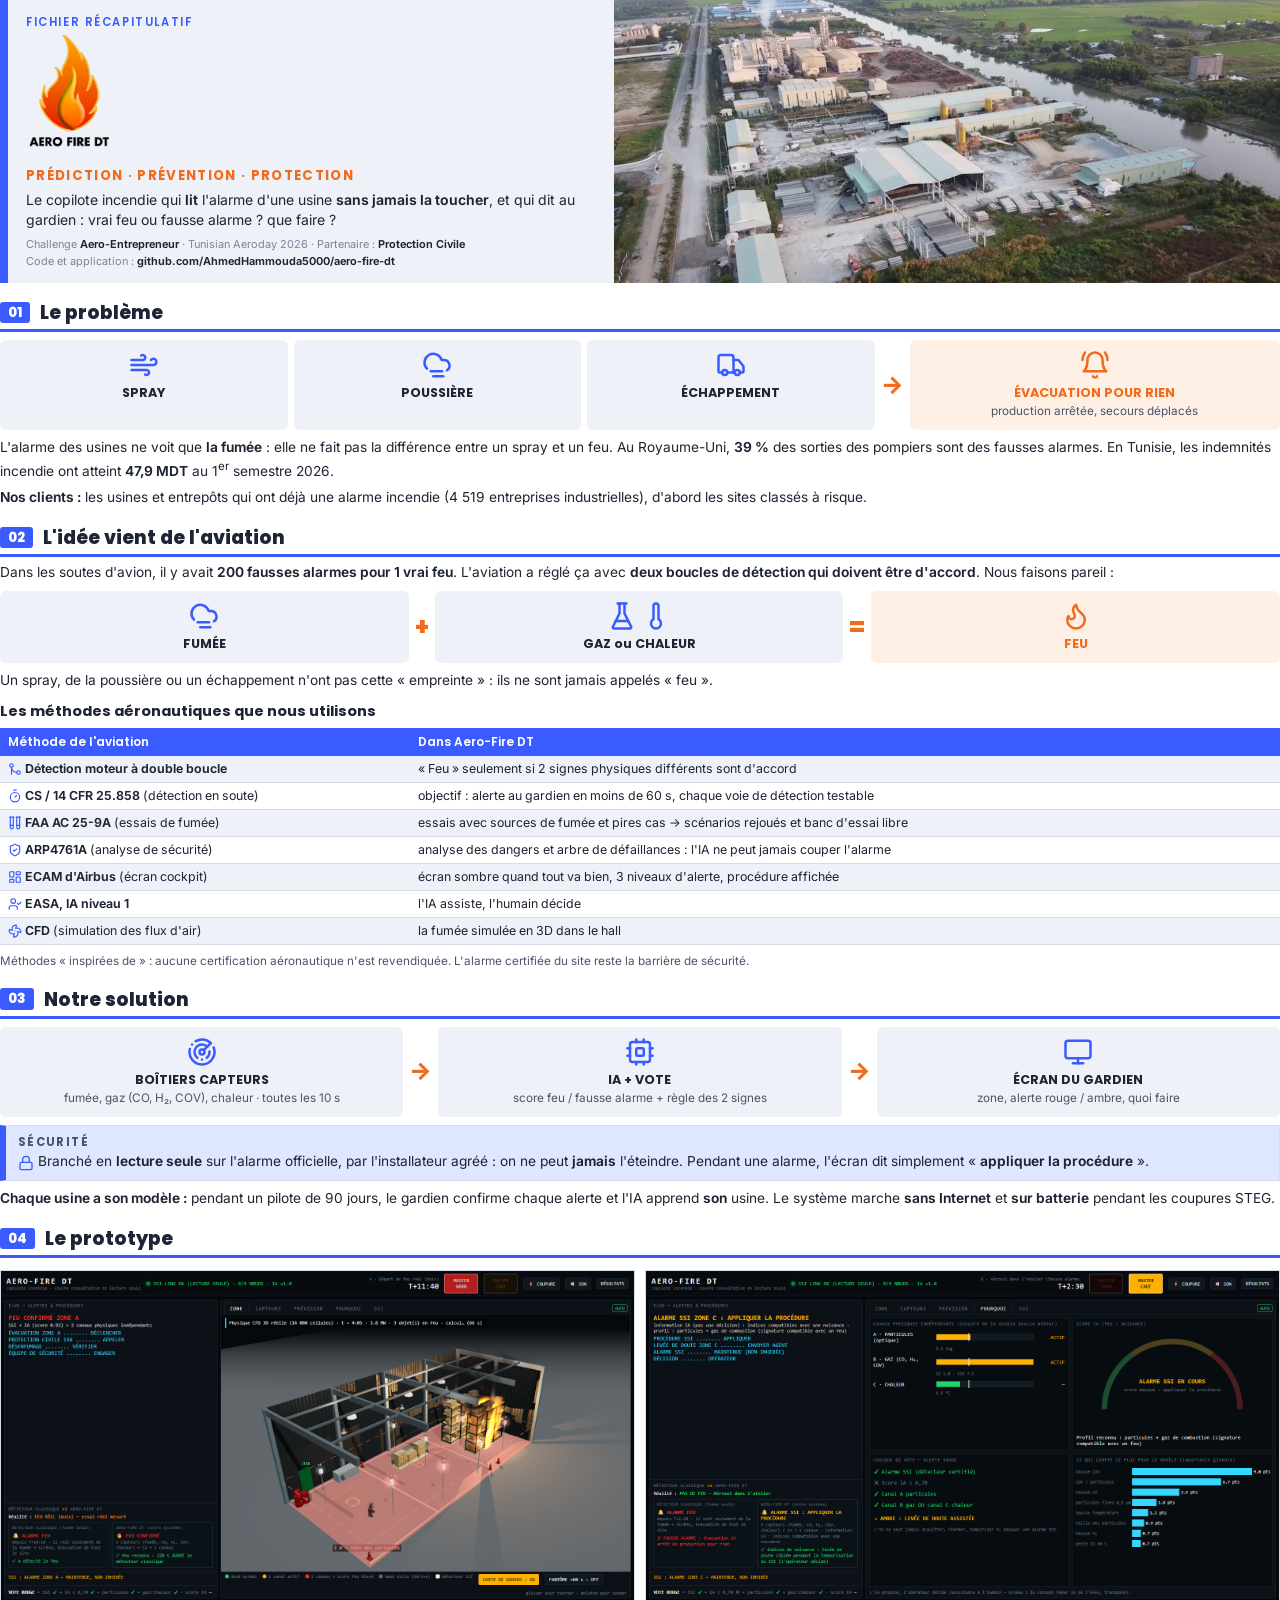
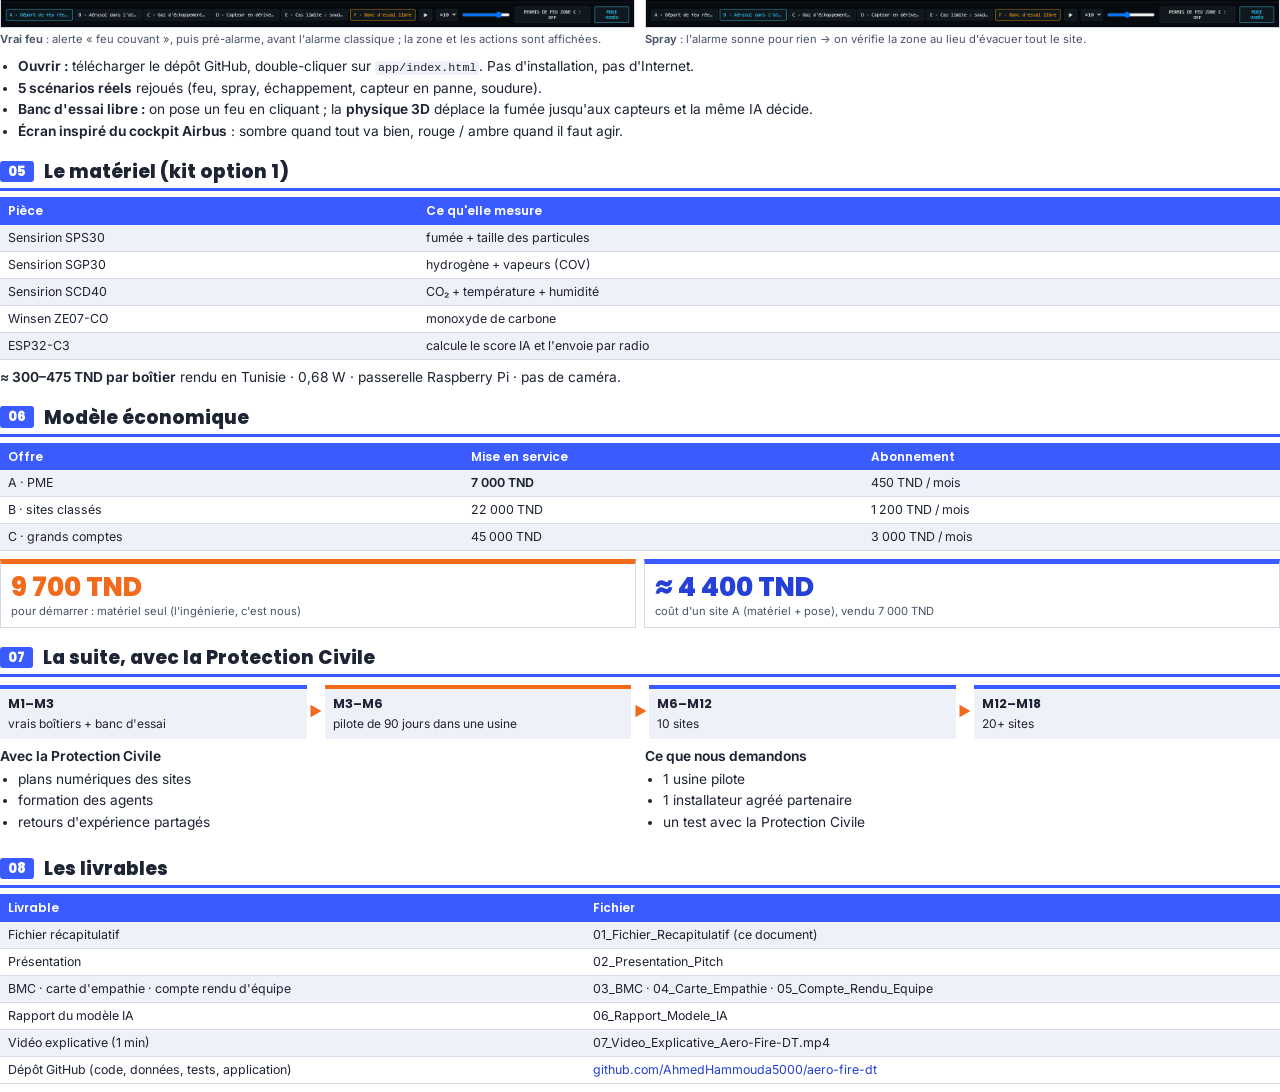
<file: docs/livrables/pdf_src/01_recapitulatif.html>
<!doctype html>
<html lang="fr"><head><meta charset="utf-8"><title>Aero-Fire DT — Fichier récapitulatif</title>
<link rel="stylesheet" href="brand.css">
<style>
.icorow { display: flex; align-items: stretch; gap: 6px; margin: 8px 0; break-inside: avoid; }
.icorow .b { flex: 1; text-align: center; background: var(--bg2); border-radius: 6px; padding: 10px 6px; }
.icorow .b.hot { background: var(--orange-l); }
.icorow .b .t { font-family: var(--head); font-weight: 700; font-size: 9.5pt; margin-top: 4px; color: var(--ink); }
.icorow .b.hot .t { color: var(--orange); }
.icorow .b .d { font-size: 8.8pt; color: var(--ink2); margin-top: 1px; }
.icorow .a { display: flex; align-items: center; font-family: var(--head); font-size: 18pt; color: var(--orange); font-weight: 800; }
.hero { display: grid; grid-template-columns: 1fr 1.1fr; gap: 0; margin-bottom: 12px; background: var(--bg2); border-left: 8px solid var(--blue); }
.hero .l { padding: 14px 18px; }
.hero .l img { height: 118px; }
.hero .r { background: url("photo/industrie.jpg") center / cover; min-height: 190px; }
.hero .slogan { font-family: var(--head); font-weight: 700; color: var(--orange); font-size: 10pt; letter-spacing: .1em; margin: 8px 0 4px; }
.hero .sub { font-size: 10.5pt; color: var(--ink); }
.hero .meta { font-size: 8.2pt; color: var(--mute); margin-top: 6px; line-height: 1.5; }
.hero .meta b { color: var(--ink); }
.hero .tag { font-family: var(--head); font-weight: 600; font-size: 8.5pt; letter-spacing: .14em; color: var(--blue); margin-bottom: 4px; }
</style></head>
<body class="doc">

<div class="hero">
  <div class="l">
    <div class="tag">FICHIER RÉCAPITULATIF</div>
    <img src="img/logo.png" alt="Aero Fire DT">
    <div class="slogan">PRÉDICTION · PRÉVENTION · PROTECTION</div>
    <div class="sub">Le copilote incendie qui <b>lit</b> l'alarme d'une usine <b>sans jamais la toucher</b>, et qui dit au gardien : vrai feu ou fausse alarme ? que faire ?</div>
    <div class="meta">Challenge <b>Aero-Entrepreneur</b> · Tunisian Aeroday 2026 · Partenaire : <b>Protection Civile</b><br>Code et application : <b>github.com/AhmedHammouda5000/aero-fire-dt</b></div>
  </div>
  <div class="r"></div>
</div>

<h2><span class="n">01</span>Le problème</h2>
<div class="icorow">
  <div class="b"><svg class="ico lucide lucide-wind" xmlns="http://www.w3.org/2000/svg" width="30" height="30" viewBox="0 0 24 24" fill="none" stroke="#3a5bff" stroke-width="2" stroke-linecap="round" stroke-linejoin="round" > <path d="M12.8 19.6A2 2 0 1 0 14 16H2" /> <path d="M17.5 8a2.5 2.5 0 1 1 2 4H2" /> <path d="M9.8 4.4A2 2 0 1 1 11 8H2" /> </svg><div class="t">SPRAY</div></div>
  <div class="b"><svg class="ico lucide lucide-cloud-fog" xmlns="http://www.w3.org/2000/svg" width="30" height="30" viewBox="0 0 24 24" fill="none" stroke="#3a5bff" stroke-width="2" stroke-linecap="round" stroke-linejoin="round" > <path d="M4 14.899A7 7 0 1 1 15.71 8h1.79a4.5 4.5 0 0 1 2.5 8.242" /> <path d="M16 17H7" /> <path d="M17 21H9" /> </svg><div class="t">POUSSIÈRE</div></div>
  <div class="b"><svg class="ico lucide lucide-truck" xmlns="http://www.w3.org/2000/svg" width="30" height="30" viewBox="0 0 24 24" fill="none" stroke="#3a5bff" stroke-width="2" stroke-linecap="round" stroke-linejoin="round" > <path d="M14 18V6a2 2 0 0 0-2-2H4a2 2 0 0 0-2 2v11a1 1 0 0 0 1 1h2" /> <path d="M15 18H9" /> <path d="M19 18h2a1 1 0 0 0 1-1v-3.65a1 1 0 0 0-.22-.624l-3.48-4.35A1 1 0 0 0 17.52 8H14" /> <circle cx="17" cy="18" r="2" /> <circle cx="7" cy="18" r="2" /> </svg><div class="t">ÉCHAPPEMENT</div></div>
  <div class="a">→</div>
  <div class="b hot" style="flex:1.3"><svg class="ico lucide lucide-bell-ring" xmlns="http://www.w3.org/2000/svg" width="30" height="30" viewBox="0 0 24 24" fill="none" stroke="#f26b1d" stroke-width="2" stroke-linecap="round" stroke-linejoin="round" > <path d="M6 8a6 6 0 0 1 12 0c0 7 3 9 3 9H3s3-2 3-9" /> <path d="M10.3 21a1.94 1.94 0 0 0 3.4 0" /> <path d="M4 2C2.8 3.7 2 5.7 2 8" /> <path d="M22 8c0-2.3-.8-4.3-2-6" /> </svg><div class="t">ÉVACUATION POUR RIEN</div><div class="d">production arrêtée, secours déplacés</div></div>
</div>
<p>L'alarme des usines ne voit que <b>la fumée</b> : elle ne fait pas la différence entre un spray et un feu. Au Royaume-Uni, <b>39 %</b> des sorties des pompiers sont des fausses alarmes. En Tunisie, les indemnités incendie ont atteint <b>47,9 MDT</b> au 1<sup>er</sup> semestre 2026.</p>
<p><b>Nos clients :</b> les usines et entrepôts qui ont déjà une alarme incendie (4 519 entreprises industrielles), d'abord les sites classés à risque.</p>

<h2><span class="n">02</span>L'idée vient de l'aviation</h2>
<p>Dans les soutes d'avion, il y avait <b>200 fausses alarmes pour 1 vrai feu</b>. L'aviation a réglé ça avec <b>deux boucles de détection qui doivent être d'accord</b>. Nous faisons pareil :</p>
<div class="icorow">
  <div class="b"><svg class="ico lucide lucide-cloud-fog" xmlns="http://www.w3.org/2000/svg" width="30" height="30" viewBox="0 0 24 24" fill="none" stroke="#3a5bff" stroke-width="2" stroke-linecap="round" stroke-linejoin="round" > <path d="M4 14.899A7 7 0 1 1 15.71 8h1.79a4.5 4.5 0 0 1 2.5 8.242" /> <path d="M16 17H7" /> <path d="M17 21H9" /> </svg><div class="t">FUMÉE</div></div>
  <div class="a">+</div>
  <div class="b"><svg class="ico lucide lucide-flask-conical" xmlns="http://www.w3.org/2000/svg" width="30" height="30" viewBox="0 0 24 24" fill="none" stroke="#3a5bff" stroke-width="2" stroke-linecap="round" stroke-linejoin="round" > <path d="M10 2v7.527a2 2 0 0 1-.211.896L4.72 20.55a1 1 0 0 0 .9 1.45h12.76a1 1 0 0 0 .9-1.45l-5.069-10.127A2 2 0 0 1 14 9.527V2" /> <path d="M8.5 2h7" /> <path d="M7 16h10" /> </svg> <svg class="ico lucide lucide-thermometer" xmlns="http://www.w3.org/2000/svg" width="30" height="30" viewBox="0 0 24 24" fill="none" stroke="#3a5bff" stroke-width="2" stroke-linecap="round" stroke-linejoin="round" > <path d="M14 4v10.54a4 4 0 1 1-4 0V4a2 2 0 0 1 4 0Z" /> </svg><div class="t">GAZ ou CHALEUR</div></div>
  <div class="a">=</div>
  <div class="b hot"><svg class="ico lucide lucide-flame" xmlns="http://www.w3.org/2000/svg" width="30" height="30" viewBox="0 0 24 24" fill="none" stroke="#f26b1d" stroke-width="2" stroke-linecap="round" stroke-linejoin="round" > <path d="M8.5 14.5A2.5 2.5 0 0 0 11 12c0-1.38-.5-2-1-3-1.072-2.143-.224-4.054 2-6 .5 2.5 2 4.9 4 6.5 2 1.6 3 3.5 3 5.5a7 7 0 1 1-14 0c0-1.153.433-2.294 1-3a2.5 2.5 0 0 0 2.5 2.5z" /> </svg><div class="t">FEU</div></div>
</div>
<p>Un spray, de la poussière ou un échappement n'ont pas cette « empreinte » : ils ne sont jamais appelés « feu ».</p>
<h3>Les méthodes aéronautiques que nous utilisons</h3>
<table>
<tr><th style="width:32%">Méthode de l'aviation</th><th>Dans Aero-Fire DT</th></tr>
<tr><td><svg class="ico lucide lucide-git-merge" xmlns="http://www.w3.org/2000/svg" width="14" height="14" viewBox="0 0 24 24" fill="none" stroke="#3a5bff" stroke-width="2" stroke-linecap="round" stroke-linejoin="round" > <circle cx="18" cy="18" r="3" /> <circle cx="6" cy="6" r="3" /> <path d="M6 21V9a9 9 0 0 0 9 9" /> </svg> <b>Détection moteur à double boucle</b></td><td>« Feu » seulement si 2 signes physiques différents sont d'accord</td></tr>
<tr><td><svg class="ico lucide lucide-timer" xmlns="http://www.w3.org/2000/svg" width="14" height="14" viewBox="0 0 24 24" fill="none" stroke="#3a5bff" stroke-width="2" stroke-linecap="round" stroke-linejoin="round" > <line x1="10" x2="14" y1="2" y2="2" /> <line x1="12" x2="15" y1="14" y2="11" /> <circle cx="12" cy="14" r="8" /> </svg> <b>CS / 14 CFR 25.858</b> (détection en soute)</td><td>objectif : alerte au gardien en moins de 60 s, chaque voie de détection testable</td></tr>
<tr><td><svg class="ico lucide lucide-test-tubes" xmlns="http://www.w3.org/2000/svg" width="14" height="14" viewBox="0 0 24 24" fill="none" stroke="#3a5bff" stroke-width="2" stroke-linecap="round" stroke-linejoin="round" > <path d="M9 2v17.5A2.5 2.5 0 0 1 6.5 22A2.5 2.5 0 0 1 4 19.5V2" /> <path d="M20 2v17.5a2.5 2.5 0 0 1-2.5 2.5a2.5 2.5 0 0 1-2.5-2.5V2" /> <path d="M3 2h7" /> <path d="M14 2h7" /> <path d="M9 16H4" /> <path d="M20 16h-5" /> </svg> <b>FAA AC 25-9A</b> (essais de fumée)</td><td>essais avec sources de fumée et pires cas → scénarios rejoués et banc d'essai libre</td></tr>
<tr><td><svg class="ico lucide lucide-shield-check" xmlns="http://www.w3.org/2000/svg" width="14" height="14" viewBox="0 0 24 24" fill="none" stroke="#3a5bff" stroke-width="2" stroke-linecap="round" stroke-linejoin="round" > <path d="M20 13c0 5-3.5 7.5-7.66 8.95a1 1 0 0 1-.67-.01C7.5 20.5 4 18 4 13V6a1 1 0 0 1 1-1c2 0 4.5-1.2 6.24-2.72a1.17 1.17 0 0 1 1.52 0C14.51 3.81 17 5 19 5a1 1 0 0 1 1 1z" /> <path d="m9 12 2 2 4-4" /> </svg> <b>ARP4761A</b> (analyse de sécurité)</td><td>analyse des dangers et arbre de défaillances : l'IA ne peut jamais couper l'alarme</td></tr>
<tr><td><svg class="ico lucide lucide-layout-dashboard" xmlns="http://www.w3.org/2000/svg" width="14" height="14" viewBox="0 0 24 24" fill="none" stroke="#3a5bff" stroke-width="2" stroke-linecap="round" stroke-linejoin="round" > <rect width="7" height="9" x="3" y="3" rx="1" /> <rect width="7" height="5" x="14" y="3" rx="1" /> <rect width="7" height="9" x="14" y="12" rx="1" /> <rect width="7" height="5" x="3" y="16" rx="1" /> </svg> <b>ECAM d'Airbus</b> (écran cockpit)</td><td>écran sombre quand tout va bien, 3 niveaux d'alerte, procédure affichée</td></tr>
<tr><td><svg class="ico lucide lucide-user-check" xmlns="http://www.w3.org/2000/svg" width="14" height="14" viewBox="0 0 24 24" fill="none" stroke="#3a5bff" stroke-width="2" stroke-linecap="round" stroke-linejoin="round" > <path d="M16 21v-2a4 4 0 0 0-4-4H6a4 4 0 0 0-4 4v2" /> <circle cx="9" cy="7" r="4" /> <polyline points="16 11 18 13 22 9" /> </svg> <b>EASA, IA niveau 1</b></td><td>l'IA assiste, l'humain décide</td></tr>
<tr><td><svg class="ico lucide lucide-fan" xmlns="http://www.w3.org/2000/svg" width="14" height="14" viewBox="0 0 24 24" fill="none" stroke="#3a5bff" stroke-width="2" stroke-linecap="round" stroke-linejoin="round" > <path d="M10.827 16.379a6.082 6.082 0 0 1-8.618-7.002l5.412 1.45a6.082 6.082 0 0 1 7.002-8.618l-1.45 5.412a6.082 6.082 0 0 1 8.618 7.002l-5.412-1.45a6.082 6.082 0 0 1-7.002 8.618l1.45-5.412Z" /> <path d="M12 12v.01" /> </svg> <b>CFD</b> (simulation des flux d'air)</td><td>la fumée simulée en 3D dans le hall</td></tr>
</table>
<p class="small">Méthodes « inspirées de » : aucune certification aéronautique n'est revendiquée. L'alarme certifiée du site reste la barrière de sécurité.</p>

<h2><span class="n">03</span>Notre solution</h2>
<div class="icorow">
  <div class="b"><svg class="ico lucide lucide-radar" xmlns="http://www.w3.org/2000/svg" width="30" height="30" viewBox="0 0 24 24" fill="none" stroke="#3a5bff" stroke-width="2" stroke-linecap="round" stroke-linejoin="round" > <path d="M19.07 4.93A10 10 0 0 0 6.99 3.34" /> <path d="M4 6h.01" /> <path d="M2.29 9.62A10 10 0 1 0 21.31 8.35" /> <path d="M16.24 7.76A6 6 0 1 0 8.23 16.67" /> <path d="M12 18h.01" /> <path d="M17.99 11.66A6 6 0 0 1 15.77 16.67" /> <circle cx="12" cy="12" r="2" /> <path d="m13.41 10.59 5.66-5.66" /> </svg><div class="t">BOÎTIERS CAPTEURS</div><div class="d">fumée, gaz (CO, H₂, COV), chaleur · toutes les 10 s</div></div>
  <div class="a">→</div>
  <div class="b"><svg class="ico lucide lucide-cpu" xmlns="http://www.w3.org/2000/svg" width="30" height="30" viewBox="0 0 24 24" fill="none" stroke="#3a5bff" stroke-width="2" stroke-linecap="round" stroke-linejoin="round" > <rect width="16" height="16" x="4" y="4" rx="2" /> <rect width="6" height="6" x="9" y="9" rx="1" /> <path d="M15 2v2" /> <path d="M15 20v2" /> <path d="M2 15h2" /> <path d="M2 9h2" /> <path d="M20 15h2" /> <path d="M20 9h2" /> <path d="M9 2v2" /> <path d="M9 20v2" /> </svg><div class="t">IA + VOTE</div><div class="d">score feu / fausse alarme + règle des 2 signes</div></div>
  <div class="a">→</div>
  <div class="b"><svg class="ico lucide lucide-monitor" xmlns="http://www.w3.org/2000/svg" width="30" height="30" viewBox="0 0 24 24" fill="none" stroke="#3a5bff" stroke-width="2" stroke-linecap="round" stroke-linejoin="round" > <rect width="20" height="14" x="2" y="3" rx="2" /> <line x1="8" x2="16" y1="21" y2="21" /> <line x1="12" x2="12" y1="17" y2="21" /> </svg><div class="t">ÉCRAN DU GARDIEN</div><div class="d">zone, alerte rouge / ambre, quoi faire</div></div>
</div>
<div class="callout"><span class="k">SÉCURITÉ</span><svg class="ico lucide lucide-lock" xmlns="http://www.w3.org/2000/svg" width="16" height="16" viewBox="0 0 24 24" fill="none" stroke="#3a5bff" stroke-width="2" stroke-linecap="round" stroke-linejoin="round" > <rect width="18" height="11" x="3" y="11" rx="2" ry="2" /> <path d="M7 11V7a5 5 0 0 1 10 0v4" /> </svg> Branché en <b>lecture seule</b> sur l'alarme officielle, par l'installateur agréé : on ne peut <b>jamais</b> l'éteindre. Pendant une alarme, l'écran dit simplement « <b>appliquer la procédure</b> ».</div>
<p><b>Chaque usine a son modèle :</b> pendant un pilote de 90 jours, le gardien confirme chaque alerte et l'IA apprend <b>son</b> usine. Le système marche <b>sans Internet</b> et <b>sur batterie</b> pendant les coupures STEG.</p>

<h2><span class="n">04</span>Le prototype</h2>
<div class="grid2">
<figure><img src="img/A_fire.png"><figcaption><b>Vrai feu</b> : alerte « feu couvant », puis pré-alarme, avant l'alarme classique ; la zone et les actions sont affichées.</figcaption></figure>
<figure><img src="img/B_procedure.png"><figcaption><b>Spray</b> : l'alarme sonne pour rien → on vérifie la zone au lieu d'évacuer tout le site.</figcaption></figure>
</div>
<ul>
<li><b>Ouvrir :</b> télécharger le dépôt GitHub, double-cliquer sur <code>app/index.html</code>. Pas d'installation, pas d'Internet.</li>
<li><b>5 scénarios réels</b> rejoués (feu, spray, échappement, capteur en panne, soudure).</li>
<li><b>Banc d'essai libre :</b> on pose un feu en cliquant ; la <b>physique 3D</b> déplace la fumée jusqu'aux capteurs et la même IA décide.</li>
<li><b>Écran inspiré du cockpit Airbus</b> : sombre quand tout va bien, rouge / ambre quand il faut agir.</li>
</ul>

<h2><span class="n">05</span>Le matériel (kit option 1)</h2>
<table>
<tr><th>Pièce</th><th>Ce qu'elle mesure</th></tr>
<tr><td>Sensirion SPS30</td><td>fumée + taille des particules</td></tr>
<tr><td>Sensirion SGP30</td><td>hydrogène + vapeurs (COV)</td></tr>
<tr><td>Sensirion SCD40</td><td>CO₂ + température + humidité</td></tr>
<tr><td>Winsen ZE07-CO</td><td>monoxyde de carbone</td></tr>
<tr><td>ESP32-C3</td><td>calcule le score IA et l'envoie par radio</td></tr>
</table>
<p><b>≈ 300–475 TND par boîtier</b> rendu en Tunisie · 0,68 W · passerelle Raspberry Pi · pas de caméra.</p>

<h2><span class="n">06</span>Modèle économique</h2>
<table>
<tr><th>Offre</th><th>Mise en service</th><th>Abonnement</th></tr>
<tr><td>A · PME</td><td><b>7 000 TND</b></td><td>450 TND / mois</td></tr>
<tr><td>B · sites classés</td><td>22 000 TND</td><td>1 200 TND / mois</td></tr>
<tr><td>C · grands comptes</td><td>45 000 TND</td><td>3 000 TND / mois</td></tr>
</table>
<div class="kpis" style="grid-template-columns:repeat(2,1fr)">
  <div class="kpi a"><div class="v">9 700 TND</div><div class="l">pour démarrer : matériel seul (l'ingénierie, c'est nous)</div></div>
  <div class="kpi"><div class="v">≈ 4 400 TND</div><div class="l">coût d'un site A (matériel + pose), vendu 7 000 TND</div></div>
</div>

<h2><span class="n">07</span>La suite, avec la Protection Civile</h2>
<div class="flow">
  <div class="st"><b>M1–M3</b>vrais boîtiers + banc d'essai</div><div class="ar">▶</div>
  <div class="st" style="border-top-color:var(--orange)"><b>M3–M6</b>pilote de 90 jours dans une usine</div><div class="ar">▶</div>
  <div class="st"><b>M6–M12</b>10 sites</div><div class="ar">▶</div>
  <div class="st"><b>M12–M18</b>20+ sites</div>
</div>
<div class="grid2">
<div><b>Avec la Protection Civile</b><ul><li>plans numériques des sites</li><li>formation des agents</li><li>retours d'expérience partagés</li></ul></div>
<div><b>Ce que nous demandons</b><ul><li>1 usine pilote</li><li>1 installateur agréé partenaire</li><li>un test avec la Protection Civile</li></ul></div>
</div>

<h2><span class="n">08</span>Les livrables</h2>
<table>
<tr><th>Livrable</th><th>Fichier</th></tr>
<tr><td>Fichier récapitulatif</td><td>01_Fichier_Recapitulatif (ce document)</td></tr>
<tr><td>Présentation</td><td>02_Presentation_Pitch</td></tr>
<tr><td>BMC · carte d'empathie · compte rendu d'équipe</td><td>03_BMC · 04_Carte_Empathie · 05_Compte_Rendu_Equipe</td></tr>
<tr><td>Rapport du modèle IA</td><td>06_Rapport_Modele_IA</td></tr>
<tr><td>Vidéo explicative (1 min)</td><td>07_Video_Explicative_Aero-Fire-DT.mp4</td></tr>
<tr><td>Dépôt GitHub (code, données, tests, application)</td><td><a href="https://github.com/AhmedHammouda5000/aero-fire-dt">github.com/AhmedHammouda5000/aero-fire-dt</a></td></tr>
</table>
</body></html>
</file>
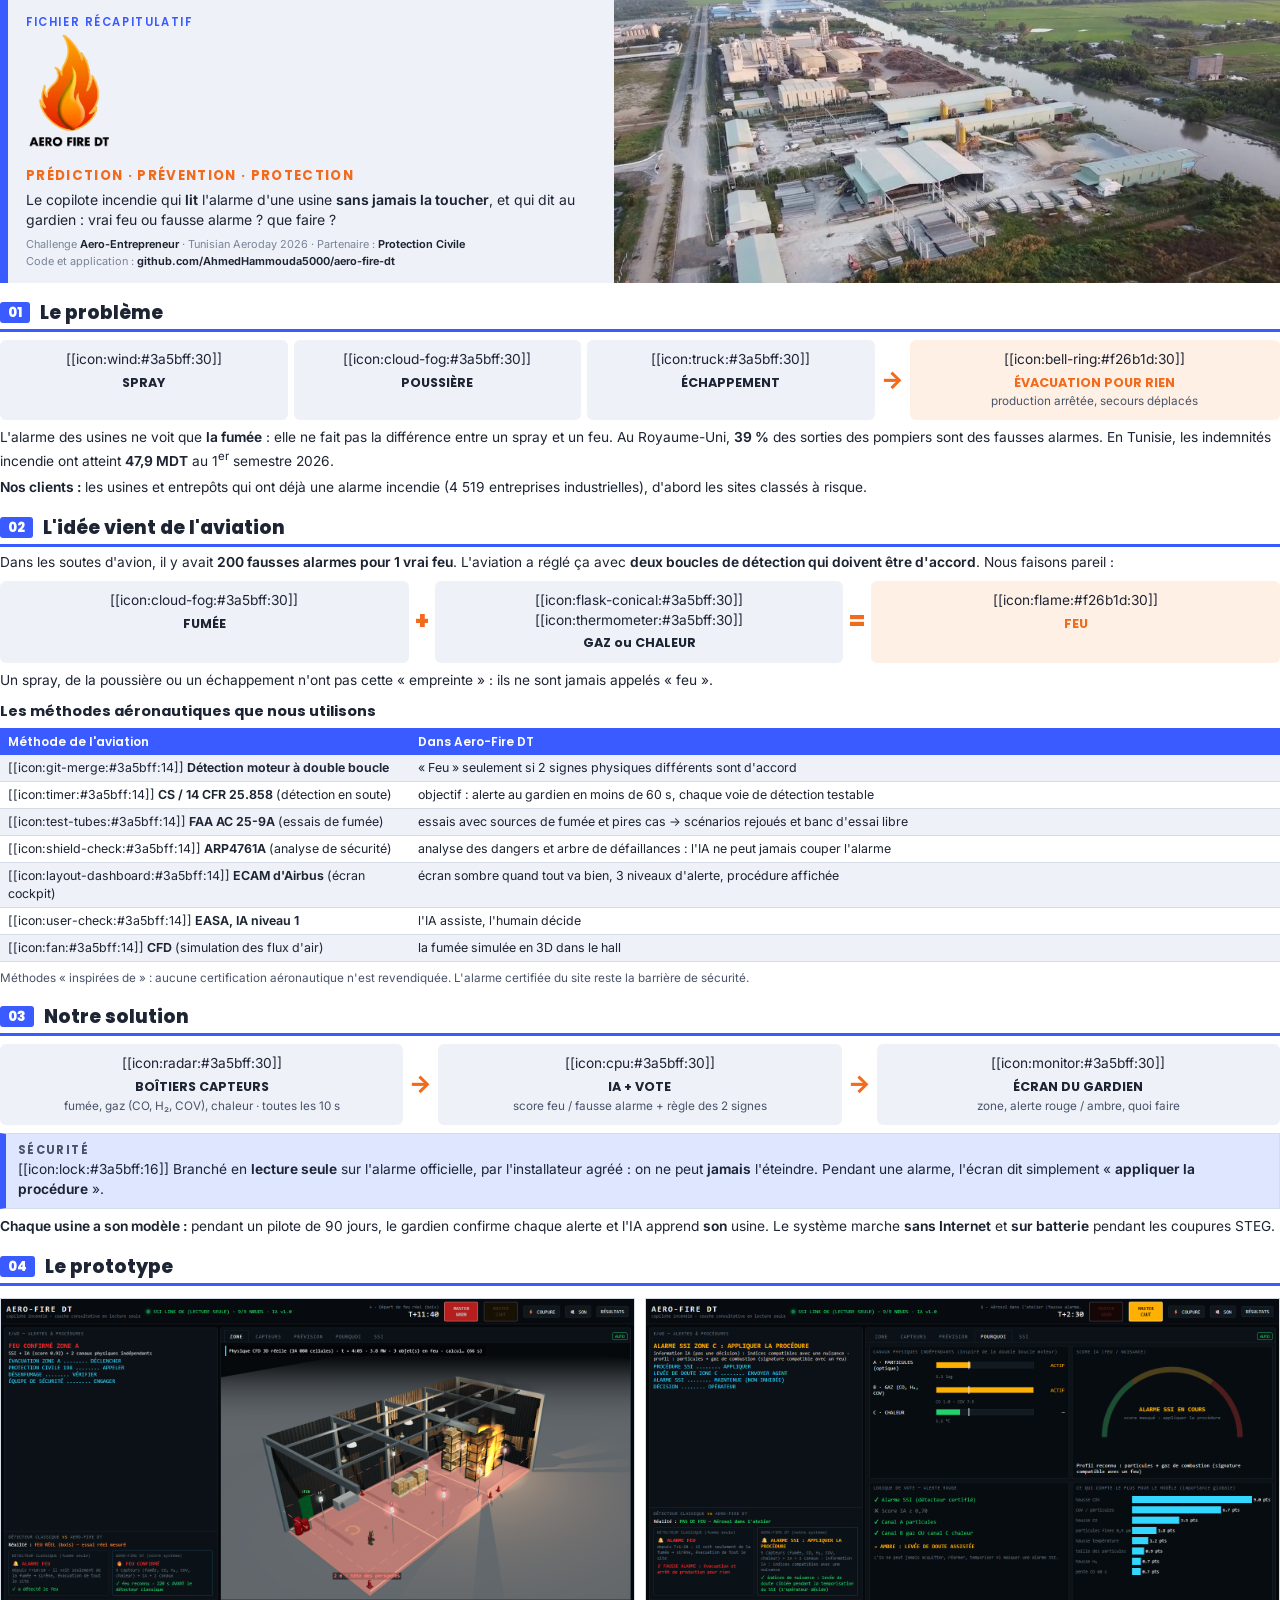
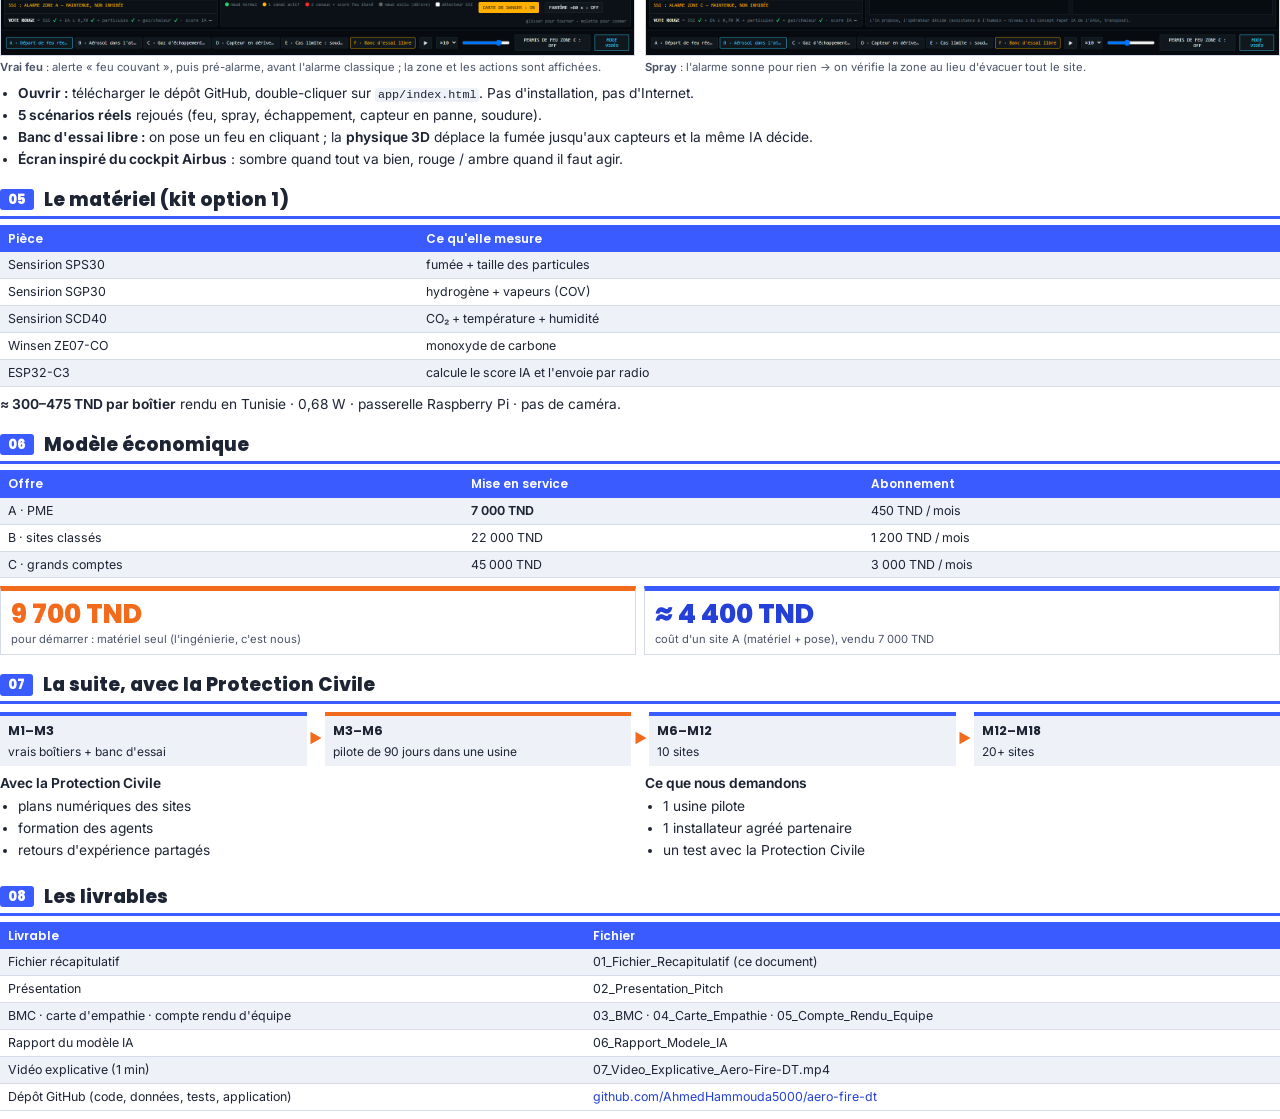
<file: docs/livrables/pdf_src/01_recapitulatif.tpl.html>
<!doctype html>
<html lang="fr"><head><meta charset="utf-8"><title>Aero-Fire DT — Fichier récapitulatif</title>
<link rel="stylesheet" href="brand.css">
<style>
.icorow { display: flex; align-items: stretch; gap: 6px; margin: 8px 0; break-inside: avoid; }
.icorow .b { flex: 1; text-align: center; background: var(--bg2); border-radius: 6px; padding: 10px 6px; }
.icorow .b.hot { background: var(--orange-l); }
.icorow .b .t { font-family: var(--head); font-weight: 700; font-size: 9.5pt; margin-top: 4px; color: var(--ink); }
.icorow .b.hot .t { color: var(--orange); }
.icorow .b .d { font-size: 8.8pt; color: var(--ink2); margin-top: 1px; }
.icorow .a { display: flex; align-items: center; font-family: var(--head); font-size: 18pt; color: var(--orange); font-weight: 800; }
.hero { display: grid; grid-template-columns: 1fr 1.1fr; gap: 0; margin-bottom: 12px; background: var(--bg2); border-left: 8px solid var(--blue); }
.hero .l { padding: 14px 18px; }
.hero .l img { height: 118px; }
.hero .r { background: url("photo/industrie.jpg") center / cover; min-height: 190px; }
.hero .slogan { font-family: var(--head); font-weight: 700; color: var(--orange); font-size: 10pt; letter-spacing: .1em; margin: 8px 0 4px; }
.hero .sub { font-size: 10.5pt; color: var(--ink); }
.hero .meta { font-size: 8.2pt; color: var(--mute); margin-top: 6px; line-height: 1.5; }
.hero .meta b { color: var(--ink); }
.hero .tag { font-family: var(--head); font-weight: 600; font-size: 8.5pt; letter-spacing: .14em; color: var(--blue); margin-bottom: 4px; }
</style></head>
<body class="doc">

<div class="hero">
  <div class="l">
    <div class="tag">FICHIER RÉCAPITULATIF</div>
    <img src="img/logo.png" alt="Aero Fire DT">
    <div class="slogan">PRÉDICTION · PRÉVENTION · PROTECTION</div>
    <div class="sub">Le copilote incendie qui <b>lit</b> l'alarme d'une usine <b>sans jamais la toucher</b>, et qui dit au gardien : vrai feu ou fausse alarme ? que faire ?</div>
    <div class="meta">Challenge <b>Aero-Entrepreneur</b> · Tunisian Aeroday 2026 · Partenaire : <b>Protection Civile</b><br>Code et application : <b>github.com/AhmedHammouda5000/aero-fire-dt</b></div>
  </div>
  <div class="r"></div>
</div>

<h2><span class="n">01</span>Le problème</h2>
<div class="icorow">
  <div class="b">[[icon:wind:#3a5bff:30]]<div class="t">SPRAY</div></div>
  <div class="b">[[icon:cloud-fog:#3a5bff:30]]<div class="t">POUSSIÈRE</div></div>
  <div class="b">[[icon:truck:#3a5bff:30]]<div class="t">ÉCHAPPEMENT</div></div>
  <div class="a">→</div>
  <div class="b hot" style="flex:1.3">[[icon:bell-ring:#f26b1d:30]]<div class="t">ÉVACUATION POUR RIEN</div><div class="d">production arrêtée, secours déplacés</div></div>
</div>
<p>L'alarme des usines ne voit que <b>la fumée</b> : elle ne fait pas la différence entre un spray et un feu. Au Royaume-Uni, <b>39 %</b> des sorties des pompiers sont des fausses alarmes. En Tunisie, les indemnités incendie ont atteint <b>47,9 MDT</b> au 1<sup>er</sup> semestre 2026.</p>
<p><b>Nos clients :</b> les usines et entrepôts qui ont déjà une alarme incendie (4 519 entreprises industrielles), d'abord les sites classés à risque.</p>

<h2><span class="n">02</span>L'idée vient de l'aviation</h2>
<p>Dans les soutes d'avion, il y avait <b>200 fausses alarmes pour 1 vrai feu</b>. L'aviation a réglé ça avec <b>deux boucles de détection qui doivent être d'accord</b>. Nous faisons pareil :</p>
<div class="icorow">
  <div class="b">[[icon:cloud-fog:#3a5bff:30]]<div class="t">FUMÉE</div></div>
  <div class="a">+</div>
  <div class="b">[[icon:flask-conical:#3a5bff:30]] [[icon:thermometer:#3a5bff:30]]<div class="t">GAZ ou CHALEUR</div></div>
  <div class="a">=</div>
  <div class="b hot">[[icon:flame:#f26b1d:30]]<div class="t">FEU</div></div>
</div>
<p>Un spray, de la poussière ou un échappement n'ont pas cette « empreinte » : ils ne sont jamais appelés « feu ».</p>
<h3>Les méthodes aéronautiques que nous utilisons</h3>
<table>
<tr><th style="width:32%">Méthode de l'aviation</th><th>Dans Aero-Fire DT</th></tr>
<tr><td>[[icon:git-merge:#3a5bff:14]] <b>Détection moteur à double boucle</b></td><td>« Feu » seulement si 2 signes physiques différents sont d'accord</td></tr>
<tr><td>[[icon:timer:#3a5bff:14]] <b>CS / 14 CFR 25.858</b> (détection en soute)</td><td>objectif : alerte au gardien en moins de 60 s, chaque voie de détection testable</td></tr>
<tr><td>[[icon:test-tubes:#3a5bff:14]] <b>FAA AC 25-9A</b> (essais de fumée)</td><td>essais avec sources de fumée et pires cas → scénarios rejoués et banc d'essai libre</td></tr>
<tr><td>[[icon:shield-check:#3a5bff:14]] <b>ARP4761A</b> (analyse de sécurité)</td><td>analyse des dangers et arbre de défaillances : l'IA ne peut jamais couper l'alarme</td></tr>
<tr><td>[[icon:layout-dashboard:#3a5bff:14]] <b>ECAM d'Airbus</b> (écran cockpit)</td><td>écran sombre quand tout va bien, 3 niveaux d'alerte, procédure affichée</td></tr>
<tr><td>[[icon:user-check:#3a5bff:14]] <b>EASA, IA niveau 1</b></td><td>l'IA assiste, l'humain décide</td></tr>
<tr><td>[[icon:fan:#3a5bff:14]] <b>CFD</b> (simulation des flux d'air)</td><td>la fumée simulée en 3D dans le hall</td></tr>
</table>
<p class="small">Méthodes « inspirées de » : aucune certification aéronautique n'est revendiquée. L'alarme certifiée du site reste la barrière de sécurité.</p>

<h2><span class="n">03</span>Notre solution</h2>
<div class="icorow">
  <div class="b">[[icon:radar:#3a5bff:30]]<div class="t">BOÎTIERS CAPTEURS</div><div class="d">fumée, gaz (CO, H₂, COV), chaleur · toutes les 10 s</div></div>
  <div class="a">→</div>
  <div class="b">[[icon:cpu:#3a5bff:30]]<div class="t">IA + VOTE</div><div class="d">score feu / fausse alarme + règle des 2 signes</div></div>
  <div class="a">→</div>
  <div class="b">[[icon:monitor:#3a5bff:30]]<div class="t">ÉCRAN DU GARDIEN</div><div class="d">zone, alerte rouge / ambre, quoi faire</div></div>
</div>
<div class="callout"><span class="k">SÉCURITÉ</span>[[icon:lock:#3a5bff:16]] Branché en <b>lecture seule</b> sur l'alarme officielle, par l'installateur agréé : on ne peut <b>jamais</b> l'éteindre. Pendant une alarme, l'écran dit simplement « <b>appliquer la procédure</b> ».</div>
<p><b>Chaque usine a son modèle :</b> pendant un pilote de 90 jours, le gardien confirme chaque alerte et l'IA apprend <b>son</b> usine. Le système marche <b>sans Internet</b> et <b>sur batterie</b> pendant les coupures STEG.</p>

<h2><span class="n">04</span>Le prototype</h2>
<div class="grid2">
<figure><img src="img/A_fire.png"><figcaption><b>Vrai feu</b> : alerte « feu couvant », puis pré-alarme, avant l'alarme classique ; la zone et les actions sont affichées.</figcaption></figure>
<figure><img src="img/B_procedure.png"><figcaption><b>Spray</b> : l'alarme sonne pour rien → on vérifie la zone au lieu d'évacuer tout le site.</figcaption></figure>
</div>
<ul>
<li><b>Ouvrir :</b> télécharger le dépôt GitHub, double-cliquer sur <code>app/index.html</code>. Pas d'installation, pas d'Internet.</li>
<li><b>5 scénarios réels</b> rejoués (feu, spray, échappement, capteur en panne, soudure).</li>
<li><b>Banc d'essai libre :</b> on pose un feu en cliquant ; la <b>physique 3D</b> déplace la fumée jusqu'aux capteurs et la même IA décide.</li>
<li><b>Écran inspiré du cockpit Airbus</b> : sombre quand tout va bien, rouge / ambre quand il faut agir.</li>
</ul>

<h2><span class="n">05</span>Le matériel (kit option 1)</h2>
<table>
<tr><th>Pièce</th><th>Ce qu'elle mesure</th></tr>
<tr><td>Sensirion SPS30</td><td>fumée + taille des particules</td></tr>
<tr><td>Sensirion SGP30</td><td>hydrogène + vapeurs (COV)</td></tr>
<tr><td>Sensirion SCD40</td><td>CO₂ + température + humidité</td></tr>
<tr><td>Winsen ZE07-CO</td><td>monoxyde de carbone</td></tr>
<tr><td>ESP32-C3</td><td>calcule le score IA et l'envoie par radio</td></tr>
</table>
<p><b>≈ 300–475 TND par boîtier</b> rendu en Tunisie · 0,68 W · passerelle Raspberry Pi · pas de caméra.</p>

<h2><span class="n">06</span>Modèle économique</h2>
<table>
<tr><th>Offre</th><th>Mise en service</th><th>Abonnement</th></tr>
<tr><td>A · PME</td><td><b>7 000 TND</b></td><td>450 TND / mois</td></tr>
<tr><td>B · sites classés</td><td>22 000 TND</td><td>1 200 TND / mois</td></tr>
<tr><td>C · grands comptes</td><td>45 000 TND</td><td>3 000 TND / mois</td></tr>
</table>
<div class="kpis" style="grid-template-columns:repeat(2,1fr)">
  <div class="kpi a"><div class="v">9 700 TND</div><div class="l">pour démarrer : matériel seul (l'ingénierie, c'est nous)</div></div>
  <div class="kpi"><div class="v">≈ 4 400 TND</div><div class="l">coût d'un site A (matériel + pose), vendu 7 000 TND</div></div>
</div>

<h2><span class="n">07</span>La suite, avec la Protection Civile</h2>
<div class="flow">
  <div class="st"><b>M1–M3</b>vrais boîtiers + banc d'essai</div><div class="ar">▶</div>
  <div class="st" style="border-top-color:var(--orange)"><b>M3–M6</b>pilote de 90 jours dans une usine</div><div class="ar">▶</div>
  <div class="st"><b>M6–M12</b>10 sites</div><div class="ar">▶</div>
  <div class="st"><b>M12–M18</b>20+ sites</div>
</div>
<div class="grid2">
<div><b>Avec la Protection Civile</b><ul><li>plans numériques des sites</li><li>formation des agents</li><li>retours d'expérience partagés</li></ul></div>
<div><b>Ce que nous demandons</b><ul><li>1 usine pilote</li><li>1 installateur agréé partenaire</li><li>un test avec la Protection Civile</li></ul></div>
</div>

<h2><span class="n">08</span>Les livrables</h2>
<table>
<tr><th>Livrable</th><th>Fichier</th></tr>
<tr><td>Fichier récapitulatif</td><td>01_Fichier_Recapitulatif (ce document)</td></tr>
<tr><td>Présentation</td><td>02_Presentation_Pitch</td></tr>
<tr><td>BMC · carte d'empathie · compte rendu d'équipe</td><td>03_BMC · 04_Carte_Empathie · 05_Compte_Rendu_Equipe</td></tr>
<tr><td>Rapport du modèle IA</td><td>06_Rapport_Modele_IA</td></tr>
<tr><td>Vidéo explicative (1 min)</td><td>07_Video_Explicative_Aero-Fire-DT.mp4</td></tr>
<tr><td>Dépôt GitHub (code, données, tests, application)</td><td><a href="https://github.com/AhmedHammouda5000/aero-fire-dt">github.com/AhmedHammouda5000/aero-fire-dt</a></td></tr>
</table>
</body></html>
</file>
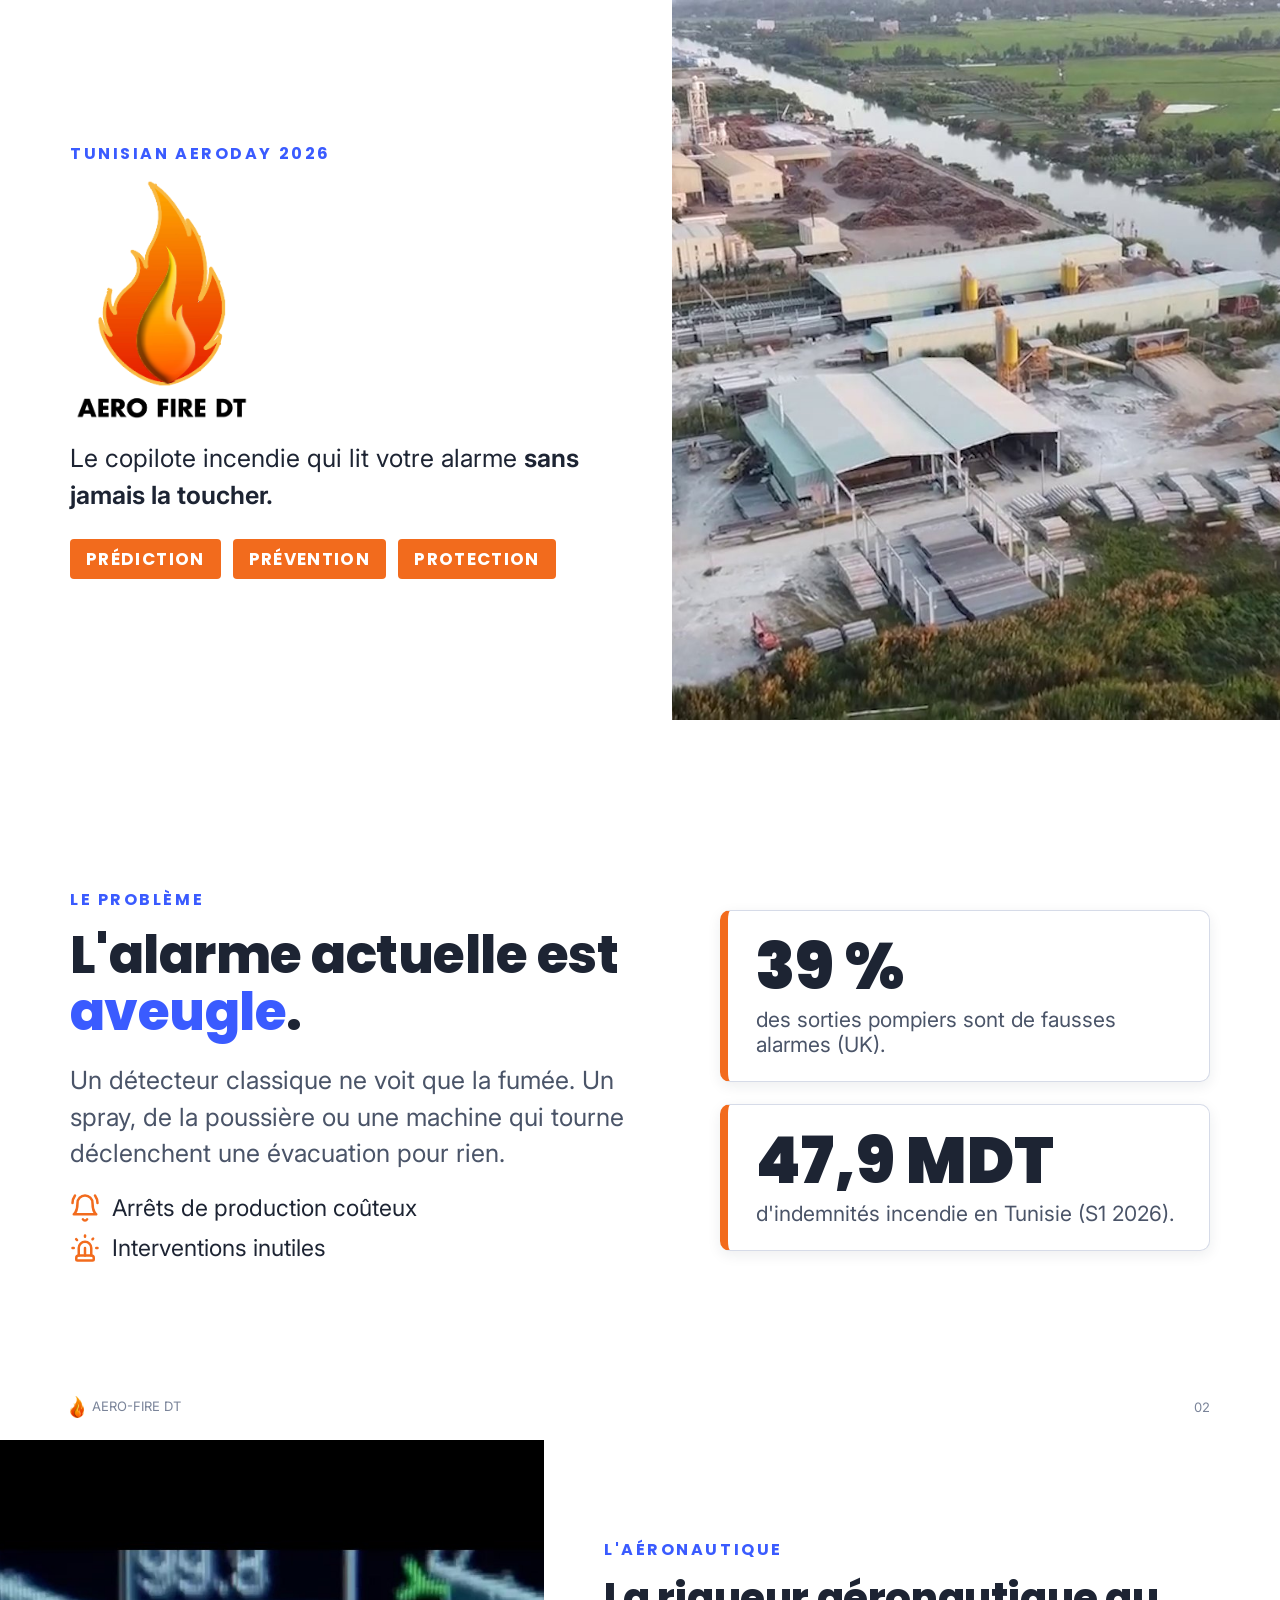
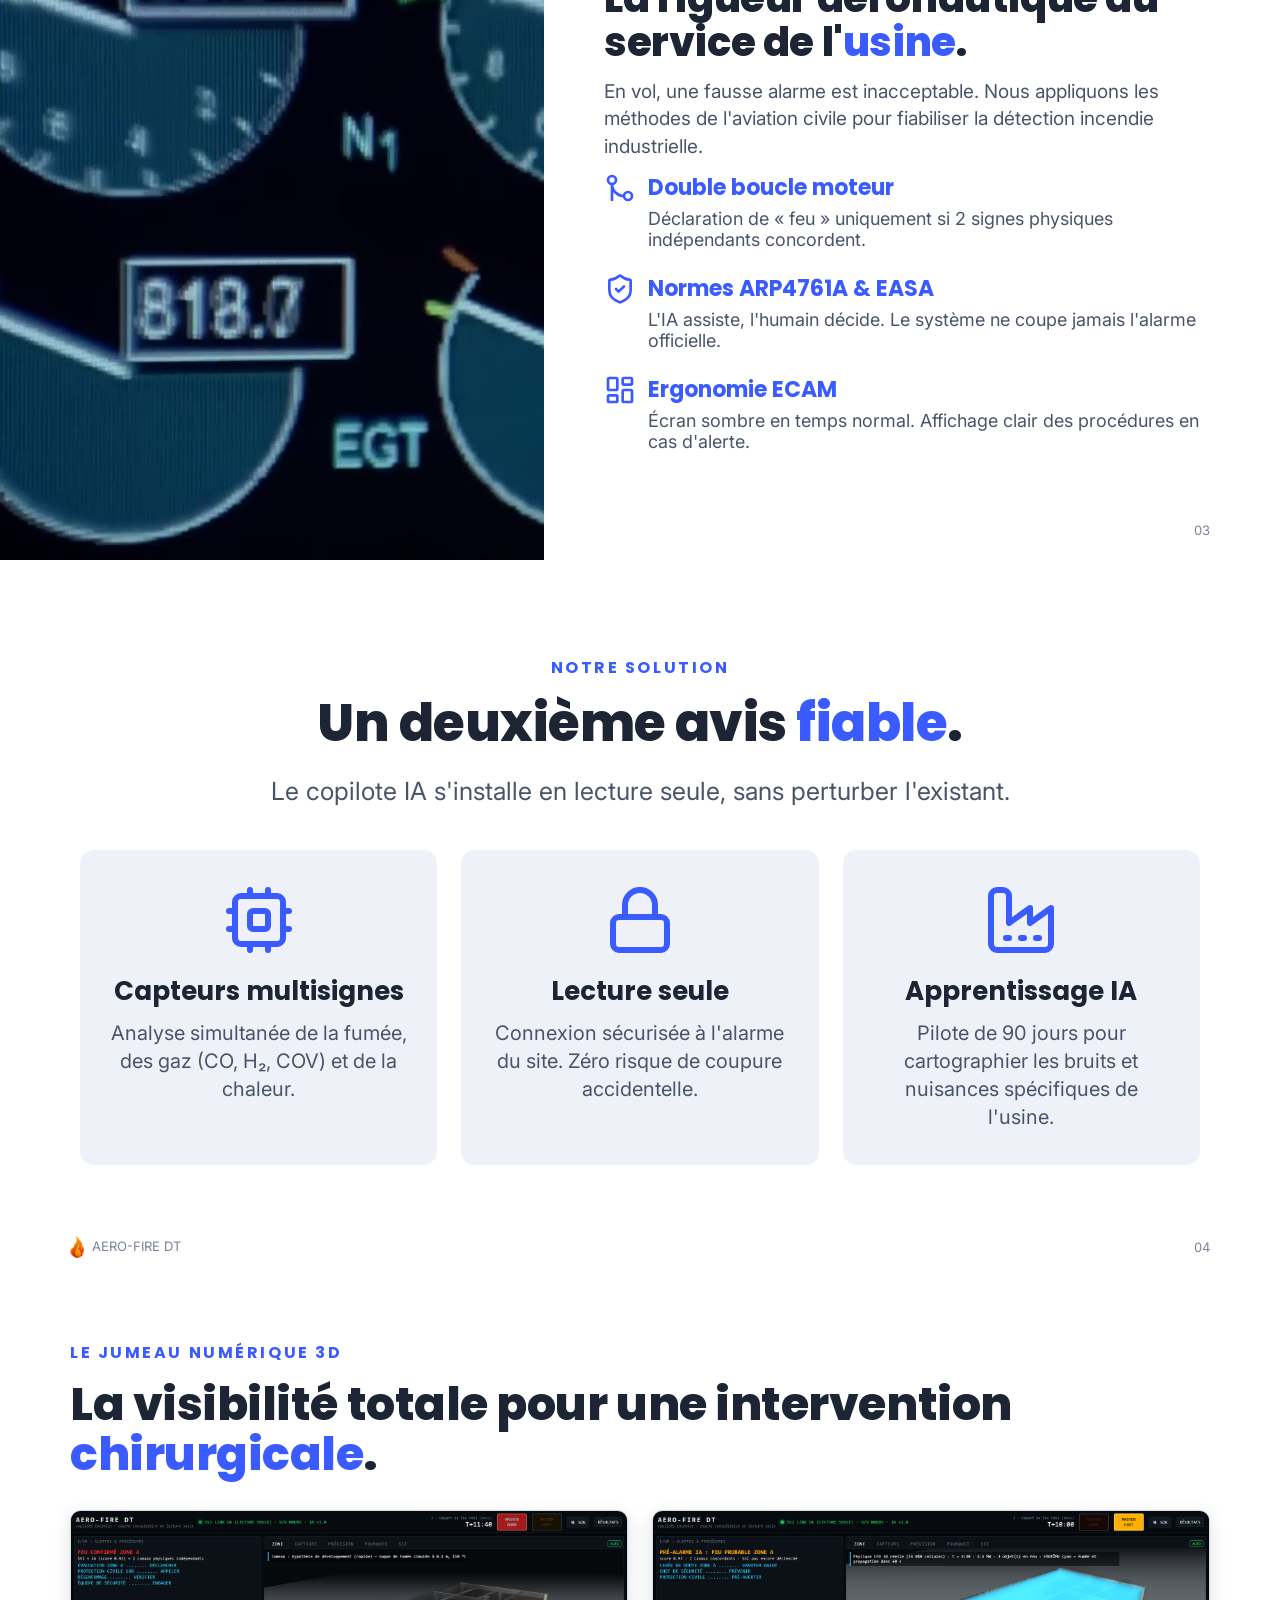
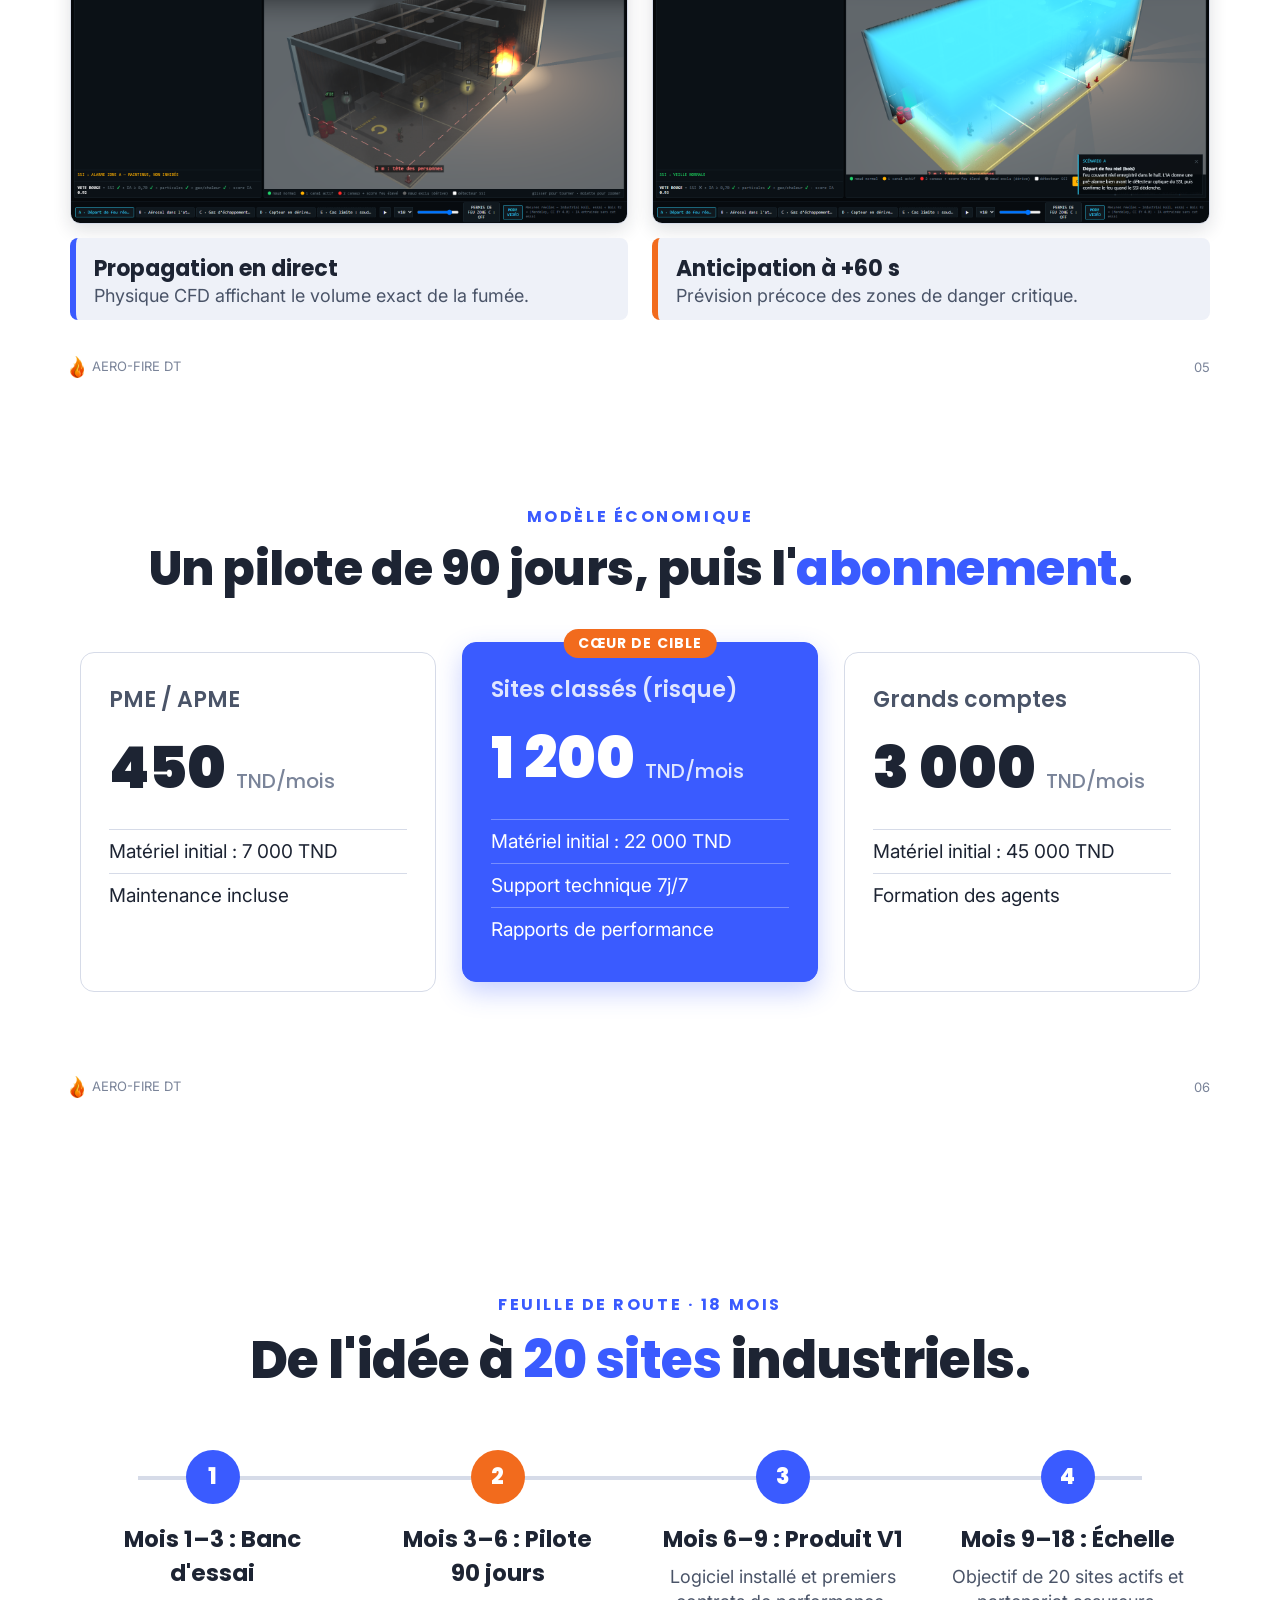
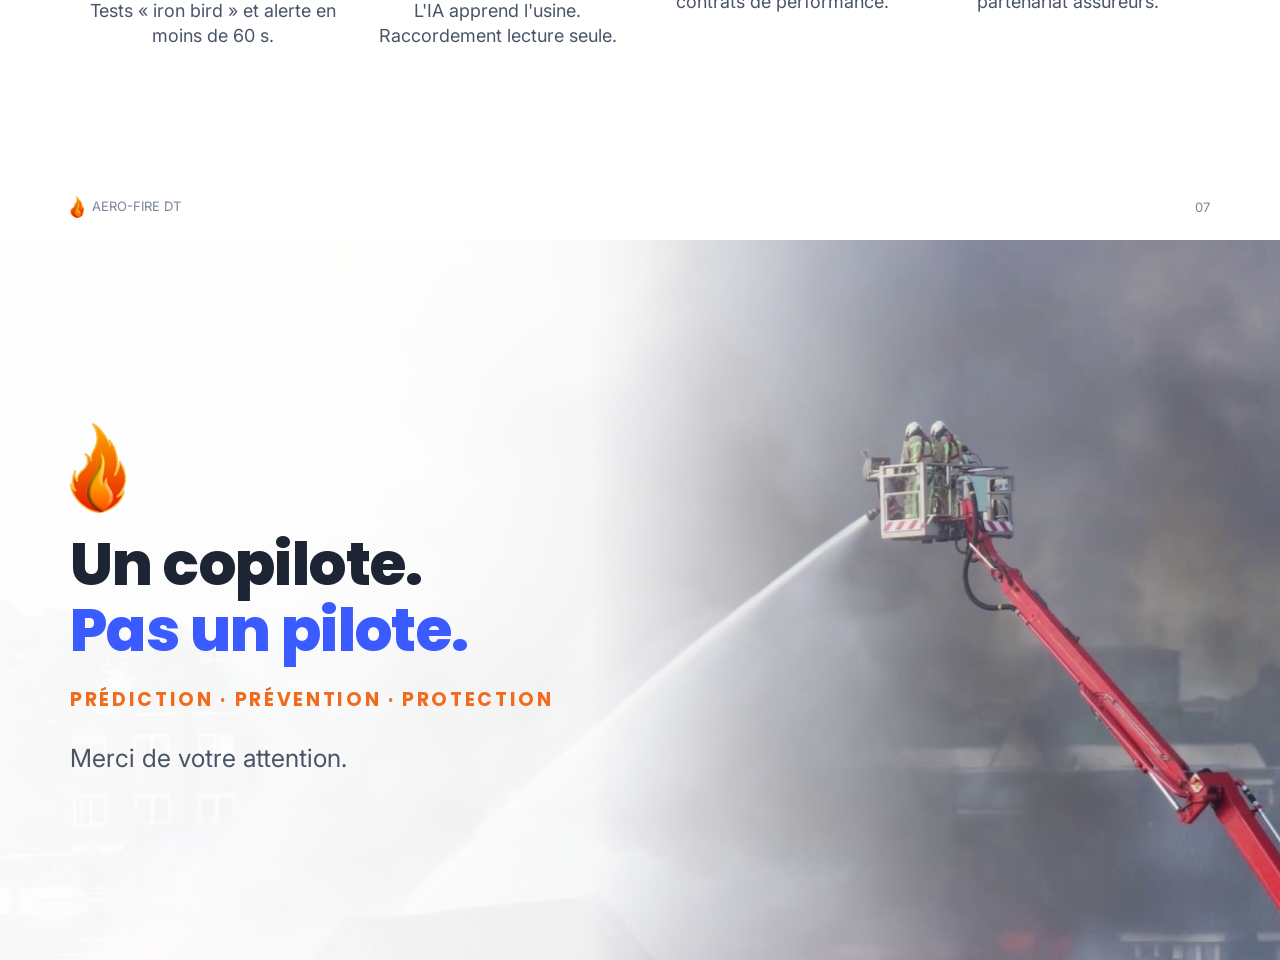
<file: docs/livrables/pdf_src/02_pitch.html>
<!doctype html>
<html lang="fr"><head><meta charset="utf-8"><title>Aero-Fire DT — Pitch</title>
<link rel="stylesheet" href="brand.css">
<style>
@page { size: 1280px 720px; margin: 0; }
body { background: #fff; }
.slide { width: 1280px; height: 720px; position: relative; overflow: hidden; background: #fff; break-after: page; }
.slide:last-child { break-after: auto; }
.split { position: absolute; inset: 0; display: grid; }
.ph { background-size: cover; background-position: center; }
.tx { padding: 70px 70px; display: flex; flex-direction: column; justify-content: center; }
.kick { font-family: var(--head); font-weight: 700; font-size: 16px; letter-spacing: .16em; color: var(--blue); margin-bottom: 14px; }
h1 { font-family: var(--head); font-weight: 800; font-size: 52px; line-height: 1.1; margin: 0 0 22px; color: var(--ink); letter-spacing: -.01em; }
h1 em { font-style: normal; color: var(--blue); }
p.lead { font-size: 25px; line-height: 1.45; color: var(--ink2); margin: 0; }
.chips { display: flex; gap: 12px; margin-top: 26px; }
.chips span { font-family: var(--head); font-weight: 700; font-size: 17px; letter-spacing: .08em; color: #fff; background: var(--orange); padding: 7px 16px; border-radius: 4px; }
.ft { position: absolute; left: 70px; right: 70px; bottom: 22px; display: flex; justify-content: space-between; align-items: center; font-size: 13px; color: var(--mute); }
.ft img { height: 22px; vertical-align: middle; margin-right: 8px; }
.stat { background: #fff; border: 1px solid var(--line); border-left: 8px solid var(--orange); border-radius: 10px; padding: 24px 28px; box-shadow: 0 4px 14px rgba(29,36,51,.08); }
.stat .v { font-family: var(--head); font-weight: 900; font-size: 64px; line-height: 1; color: var(--ink); }
.stat .l { font-size: 21px; color: var(--ink2); margin-top: 8px; }
.x { list-style: none; padding: 0; margin: 22px 0 0; }
.x li { font-size: 23px; color: var(--ink); margin: 10px 0; display: flex; align-items: center; gap: 12px; }
.item { margin: 11px 0; }
.item b { font-family: var(--head); font-weight: 700; font-size: 22px; color: var(--blue); display: flex; align-items: center; gap: 12px; }
.item span { font-size: 18px; color: var(--ink2); display: block; margin-top: 4px; padding-left: 44px; }
.card { flex: 1; background: var(--bg2); border-radius: 14px; padding: 34px 28px; text-align: center; }
.card .t { font-family: var(--head); font-weight: 700; font-size: 26px; color: var(--ink); margin-top: 16px; }
.card .d { font-size: 20px; color: var(--ink2); margin-top: 8px; line-height: 1.4; }
.shot { border: 1px solid var(--line); border-radius: 10px; overflow: hidden; box-shadow: 0 6px 18px rgba(29,36,51,.14); }
.shot img { display: block; width: 100%; }
.feat { background: var(--bg2); border-left: 6px solid var(--blue); border-radius: 8px; padding: 14px 18px; }
.feat b { font-family: var(--head); font-weight: 700; font-size: 22px; color: var(--ink); display: block; }
.feat span { font-size: 18px; color: var(--ink2); }
.tier { flex: 1; border-radius: 14px; padding: 30px 28px; position: relative; border: 1px solid var(--line); background: #fff; }
.tier.hot { background: var(--blue); border-color: var(--blue); color: #fff; box-shadow: 0 10px 26px rgba(58,91,255,.28); transform: translateY(-10px); }
.tier .badge2 { position: absolute; top: -14px; left: 50%; transform: translateX(-50%); background: var(--orange); color: #fff; font-family: var(--head); font-weight: 700; font-size: 14px; letter-spacing: .08em; padding: 4px 14px; border-radius: 20px; white-space: nowrap; }
.tier .n { font-family: var(--head); font-weight: 600; font-size: 22px; color: var(--ink2); }
.tier.hot .n { color: #dfe6ff; }
.tier .p { font-family: var(--head); font-weight: 900; font-size: 58px; color: var(--ink); margin-top: 8px; }
.tier.hot .p { color: #fff; }
.tier .p small { font-size: 20px; font-weight: 500; color: var(--mute); }
.tier.hot .p small { color: #dfe6ff; }
.tier ul { list-style: none; padding: 0; margin: 18px 0 0; }
.tier li { font-size: 19px; padding: 10px 0; border-top: 1px solid var(--line); }
.tier.hot li { border-top-color: rgba(255,255,255,.3); }
.road { display: flex; position: relative; margin-top: 40px; }
.road::before { content: ""; position: absolute; left: 6%; right: 6%; top: 26px; height: 4px; background: var(--line); }
.road > div { flex: 1; text-align: center; position: relative; padding: 0 14px; }
.road .dot { width: 54px; height: 54px; border-radius: 50%; background: var(--blue); color: #fff; font-family: var(--head); font-weight: 800; font-size: 22px; display: flex; align-items: center; justify-content: center; margin: 0 auto 18px; position: relative; }
.road > div:nth-child(2) .dot { background: var(--orange); }
.road b { font-family: var(--head); font-weight: 700; font-size: 23px; color: var(--ink); display: block; }
.road span { font-size: 18px; color: var(--ink2); display: block; margin-top: 8px; line-height: 1.4; }
.slogan { font-family: var(--head); font-weight: 700; color: var(--orange); letter-spacing: .14em; }
</style></head>
<body>

<!-- 1 · Cover -->
<section class="slide">
  <div class="split" style="grid-template-columns:1.05fr .95fr">
    <div class="tx">
      <div class="kick">TUNISIAN AERODAY 2026</div>
      <img src="img/logo.png" alt="Aero Fire DT" style="height:250px;width:auto;align-self:flex-start;margin-bottom:10px">
      <p class="lead" style="color:var(--ink)">Le copilote incendie qui lit votre alarme <b>sans jamais la toucher.</b></p>
      <div class="chips"><span>PRÉDICTION</span><span>PRÉVENTION</span><span>PROTECTION</span></div>
    </div>
    <div class="ph" style="background-image:url('photo/industrie.jpg')"></div>
  </div>
</section>

<!-- 2 · Problème -->
<section class="slide">
  <div class="split" style="grid-template-columns:1.1fr .9fr;padding:0 70px;gap:50px;align-items:center">
    <div>
      <div class="kick">LE PROBLÈME</div>
      <h1>L'alarme actuelle est <em>aveugle</em>.</h1>
      <p class="lead">Un détecteur classique ne voit que la fumée. Un spray, de la poussière ou une machine qui tourne déclenchent une évacuation pour rien.</p>
      <ul class="x">
        <li><svg class="ico lucide lucide-bell-ring" xmlns="http://www.w3.org/2000/svg" width="30" height="30" viewBox="0 0 24 24" fill="none" stroke="#f26b1d" stroke-width="2" stroke-linecap="round" stroke-linejoin="round" > <path d="M6 8a6 6 0 0 1 12 0c0 7 3 9 3 9H3s3-2 3-9" /> <path d="M10.3 21a1.94 1.94 0 0 0 3.4 0" /> <path d="M4 2C2.8 3.7 2 5.7 2 8" /> <path d="M22 8c0-2.3-.8-4.3-2-6" /> </svg> Arrêts de production coûteux</li>
        <li><svg class="ico lucide lucide-siren" xmlns="http://www.w3.org/2000/svg" width="30" height="30" viewBox="0 0 24 24" fill="none" stroke="#f26b1d" stroke-width="2" stroke-linecap="round" stroke-linejoin="round" > <path d="M7 18v-6a5 5 0 1 1 10 0v6" /> <path d="M5 21a1 1 0 0 0 1 1h12a1 1 0 0 0 1-1v-1a2 2 0 0 0-2-2H7a2 2 0 0 0-2 2z" /> <path d="M21 12h1" /> <path d="M18.5 4.5 18 5" /> <path d="M2 12h1" /> <path d="M12 2v1" /> <path d="m4.929 4.929.707.707" /> <path d="M12 12v6" /> </svg> Interventions inutiles</li>
      </ul>
    </div>
    <div style="display:flex;flex-direction:column;gap:22px">
      <div class="stat"><div class="v">39 %</div><div class="l">des sorties pompiers sont de fausses alarmes (UK).</div></div>
      <div class="stat"><div class="v">47,9 MDT</div><div class="l">d'indemnités incendie en Tunisie (S1 2026).</div></div>
    </div>
  </div>
  <div class="ft"><span><img src="img/flame.png" alt="">AERO-FIRE DT</span><span>02</span></div>
</section>

<!-- 3 · Aéronautique -->
<section class="slide">
  <div class="split" style="grid-template-columns:.85fr 1.15fr">
    <div class="ph" style="background-image:url('photo/cockpit.jpg');background-position:40% 50%"></div>
    <div class="tx" style="padding:60px 70px 60px 60px">
      <div class="kick">L'AÉRONAUTIQUE</div>
      <h1 style="font-size:40px;margin-bottom:14px">La rigueur aéronautique au service de l'<em>usine</em>.</h1>
      <p class="lead" style="font-size:19px">En vol, une fausse alarme est inacceptable. Nous appliquons les méthodes de l'aviation civile pour fiabiliser la détection incendie industrielle.</p>
      <div class="item"><b><svg class="ico lucide lucide-git-merge" xmlns="http://www.w3.org/2000/svg" width="32" height="32" viewBox="0 0 24 24" fill="none" stroke="#3a5bff" stroke-width="2" stroke-linecap="round" stroke-linejoin="round" > <circle cx="18" cy="18" r="3" /> <circle cx="6" cy="6" r="3" /> <path d="M6 21V9a9 9 0 0 0 9 9" /> </svg> Double boucle moteur</b><span>Déclaration de « feu » uniquement si 2 signes physiques indépendants concordent.</span></div>
      <div class="item"><b><svg class="ico lucide lucide-shield-check" xmlns="http://www.w3.org/2000/svg" width="32" height="32" viewBox="0 0 24 24" fill="none" stroke="#3a5bff" stroke-width="2" stroke-linecap="round" stroke-linejoin="round" > <path d="M20 13c0 5-3.5 7.5-7.66 8.95a1 1 0 0 1-.67-.01C7.5 20.5 4 18 4 13V6a1 1 0 0 1 1-1c2 0 4.5-1.2 6.24-2.72a1.17 1.17 0 0 1 1.52 0C14.51 3.81 17 5 19 5a1 1 0 0 1 1 1z" /> <path d="m9 12 2 2 4-4" /> </svg> Normes ARP4761A &amp; EASA</b><span>L'IA assiste, l'humain décide. Le système ne coupe jamais l'alarme officielle.</span></div>
      <div class="item"><b><svg class="ico lucide lucide-layout-dashboard" xmlns="http://www.w3.org/2000/svg" width="32" height="32" viewBox="0 0 24 24" fill="none" stroke="#3a5bff" stroke-width="2" stroke-linecap="round" stroke-linejoin="round" > <rect width="7" height="9" x="3" y="3" rx="1" /> <rect width="7" height="5" x="14" y="3" rx="1" /> <rect width="7" height="9" x="14" y="12" rx="1" /> <rect width="7" height="5" x="3" y="16" rx="1" /> </svg> Ergonomie ECAM</b><span>Écran sombre en temps normal. Affichage clair des procédures en cas d'alerte.</span></div>
    </div>
  </div>
  <div class="ft" style="left:auto;width:640px"><span></span><span>03</span></div>
</section>

<!-- 4 · Solution -->
<section class="slide">
  <div class="tx" style="height:720px;padding:60px 80px 80px;text-align:center">
    <div class="kick">NOTRE SOLUTION</div>
    <h1>Un deuxième avis <em>fiable</em>.</h1>
    <p class="lead">Le copilote IA s'installe en lecture seule, sans perturber l'existant.</p>
    <div style="display:flex;gap:24px;margin-top:40px;text-align:center">
      <div class="card"><svg class="ico lucide lucide-cpu" xmlns="http://www.w3.org/2000/svg" width="72" height="72" viewBox="0 0 24 24" fill="none" stroke="#3a5bff" stroke-width="2" stroke-linecap="round" stroke-linejoin="round" > <rect width="16" height="16" x="4" y="4" rx="2" /> <rect width="6" height="6" x="9" y="9" rx="1" /> <path d="M15 2v2" /> <path d="M15 20v2" /> <path d="M2 15h2" /> <path d="M2 9h2" /> <path d="M20 15h2" /> <path d="M20 9h2" /> <path d="M9 2v2" /> <path d="M9 20v2" /> </svg><div class="t">Capteurs multisignes</div><div class="d">Analyse simultanée de la fumée, des gaz (CO, H₂, COV) et de la chaleur.</div></div>
      <div class="card"><svg class="ico lucide lucide-lock" xmlns="http://www.w3.org/2000/svg" width="72" height="72" viewBox="0 0 24 24" fill="none" stroke="#3a5bff" stroke-width="2" stroke-linecap="round" stroke-linejoin="round" > <rect width="18" height="11" x="3" y="11" rx="2" ry="2" /> <path d="M7 11V7a5 5 0 0 1 10 0v4" /> </svg><div class="t">Lecture seule</div><div class="d">Connexion sécurisée à l'alarme du site. Zéro risque de coupure accidentelle.</div></div>
      <div class="card"><svg class="ico lucide lucide-factory" xmlns="http://www.w3.org/2000/svg" width="72" height="72" viewBox="0 0 24 24" fill="none" stroke="#3a5bff" stroke-width="2" stroke-linecap="round" stroke-linejoin="round" > <path d="M2 20a2 2 0 0 0 2 2h16a2 2 0 0 0 2-2V8l-7 5V8l-7 5V4a2 2 0 0 0-2-2H4a2 2 0 0 0-2 2Z" /> <path d="M17 18h1" /> <path d="M12 18h1" /> <path d="M7 18h1" /> </svg><div class="t">Apprentissage IA</div><div class="d">Pilote de 90 jours pour cartographier les bruits et nuisances spécifiques de l'usine.</div></div>
    </div>
  </div>
  <div class="ft"><span><img src="img/flame.png" alt="">AERO-FIRE DT</span><span>04</span></div>
</section>

<!-- 5 · Jumeau 3D -->
<section class="slide">
  <div class="tx" style="height:720px;padding:56px 70px 76px">
    <div class="kick">LE JUMEAU NUMÉRIQUE 3D</div>
    <h1 style="font-size:46px;margin-bottom:8px">La visibilité totale pour une intervention <em>chirurgicale</em>.</h1>
    <div style="display:flex;gap:24px;margin-top:22px">
      <div style="flex:1"><div class="shot"><img src="img/twin_smoke.png"></div>
        <div class="feat" style="margin-top:14px"><b>Propagation en direct</b><span>Physique CFD affichant le volume exact de la fumée.</span></div></div>
      <div style="flex:1"><div class="shot"><img src="img/twin_ghost.png"></div>
        <div class="feat" style="margin-top:14px;border-left-color:var(--orange)"><b>Anticipation à +60 s</b><span>Prévision précoce des zones de danger critique.</span></div></div>
    </div>
  </div>
  <div class="ft"><span><img src="img/flame.png" alt="">AERO-FIRE DT</span><span>05</span></div>
</section>

<!-- 6 · Modèle économique -->
<section class="slide">
  <div class="tx" style="height:720px;padding:56px 80px 80px;text-align:center">
    <div class="kick">MODÈLE ÉCONOMIQUE</div>
    <h1 style="font-size:48px">Un pilote de 90 jours, puis l'<em>abonnement</em>.</h1>
    <div style="display:flex;gap:26px;margin-top:34px;text-align:left;align-items:stretch">
      <div class="tier"><div class="n">PME / APME</div><div class="p">450 <small>TND/mois</small></div><ul><li>Matériel initial : 7 000 TND</li><li>Maintenance incluse</li></ul></div>
      <div class="tier hot"><div class="badge2">CŒUR DE CIBLE</div><div class="n">Sites classés (risque)</div><div class="p">1 200 <small>TND/mois</small></div><ul><li>Matériel initial : 22 000 TND</li><li>Support technique 7j/7</li><li>Rapports de performance</li></ul></div>
      <div class="tier"><div class="n">Grands comptes</div><div class="p">3 000 <small>TND/mois</small></div><ul><li>Matériel initial : 45 000 TND</li><li>Formation des agents</li></ul></div>
    </div>
  </div>
  <div class="ft"><span><img src="img/flame.png" alt="">AERO-FIRE DT</span><span>06</span></div>
</section>

<!-- 7 · Feuille de route -->
<section class="slide">
  <div class="tx" style="height:720px;padding:60px 70px 80px;text-align:center">
    <div class="kick">FEUILLE DE ROUTE · 18 MOIS</div>
    <h1>De l'idée à <em>20 sites</em> industriels.</h1>
    <div class="road">
      <div><div class="dot">1</div><b>Mois 1–3 : Banc d'essai</b><span>Tests « iron bird » et alerte en moins de 60 s.</span></div>
      <div><div class="dot">2</div><b>Mois 3–6 : Pilote 90&nbsp;jours</b><span>L'IA apprend l'usine. Raccordement lecture seule.</span></div>
      <div><div class="dot">3</div><b>Mois 6–9 : Produit V1</b><span>Logiciel installé et premiers contrats de performance.</span></div>
      <div><div class="dot">4</div><b>Mois 9–18 : Échelle</b><span>Objectif de 20 sites actifs et partenariat assureurs.</span></div>
    </div>
  </div>
  <div class="ft"><span><img src="img/flame.png" alt="">AERO-FIRE DT</span><span>07</span></div>
</section>

<!-- 8 · Fin -->
<section class="slide">
  <div class="ph" style="position:absolute;inset:0;background-image:url('photo/intervention.jpg');background-position:70% 40%"></div>
  <div style="position:absolute;inset:0;background:linear-gradient(90deg, rgba(255,255,255,.97) 0%, rgba(255,255,255,.93) 46%, rgba(255,255,255,.15) 75%, rgba(255,255,255,0) 100%)"></div>
  <div class="tx" style="position:absolute;left:0;top:0;bottom:0;width:640px">
    <img src="img/flame.png" alt="" style="height:90px;width:auto;align-self:flex-start;margin-bottom:18px">
    <h1 style="font-size:60px">Un copilote.<br><em>Pas un pilote.</em></h1>
    <div class="slogan" style="font-size:19px;white-space:nowrap">PRÉDICTION · PRÉVENTION · PROTECTION</div>
    <p class="lead" style="margin-top:26px">Merci de votre attention.</p>
  </div>
</section>

</body></html>
</file>
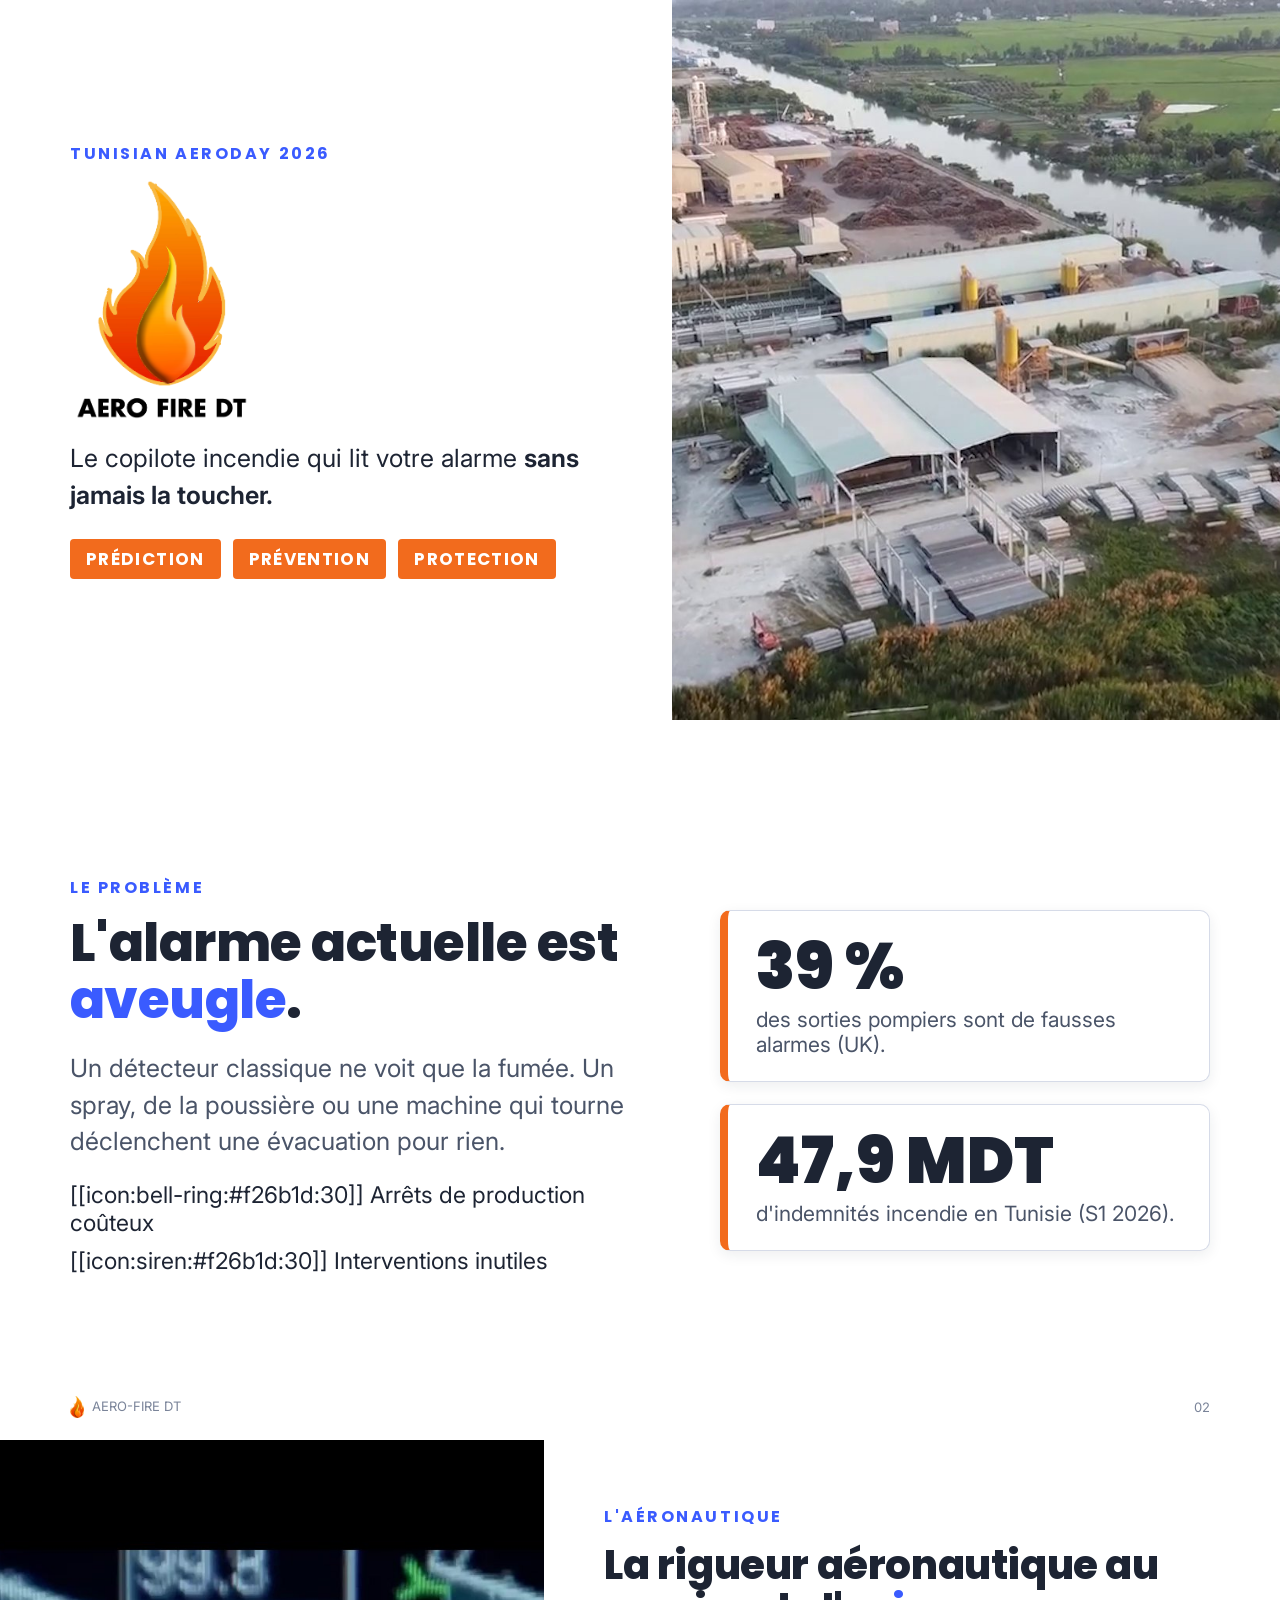
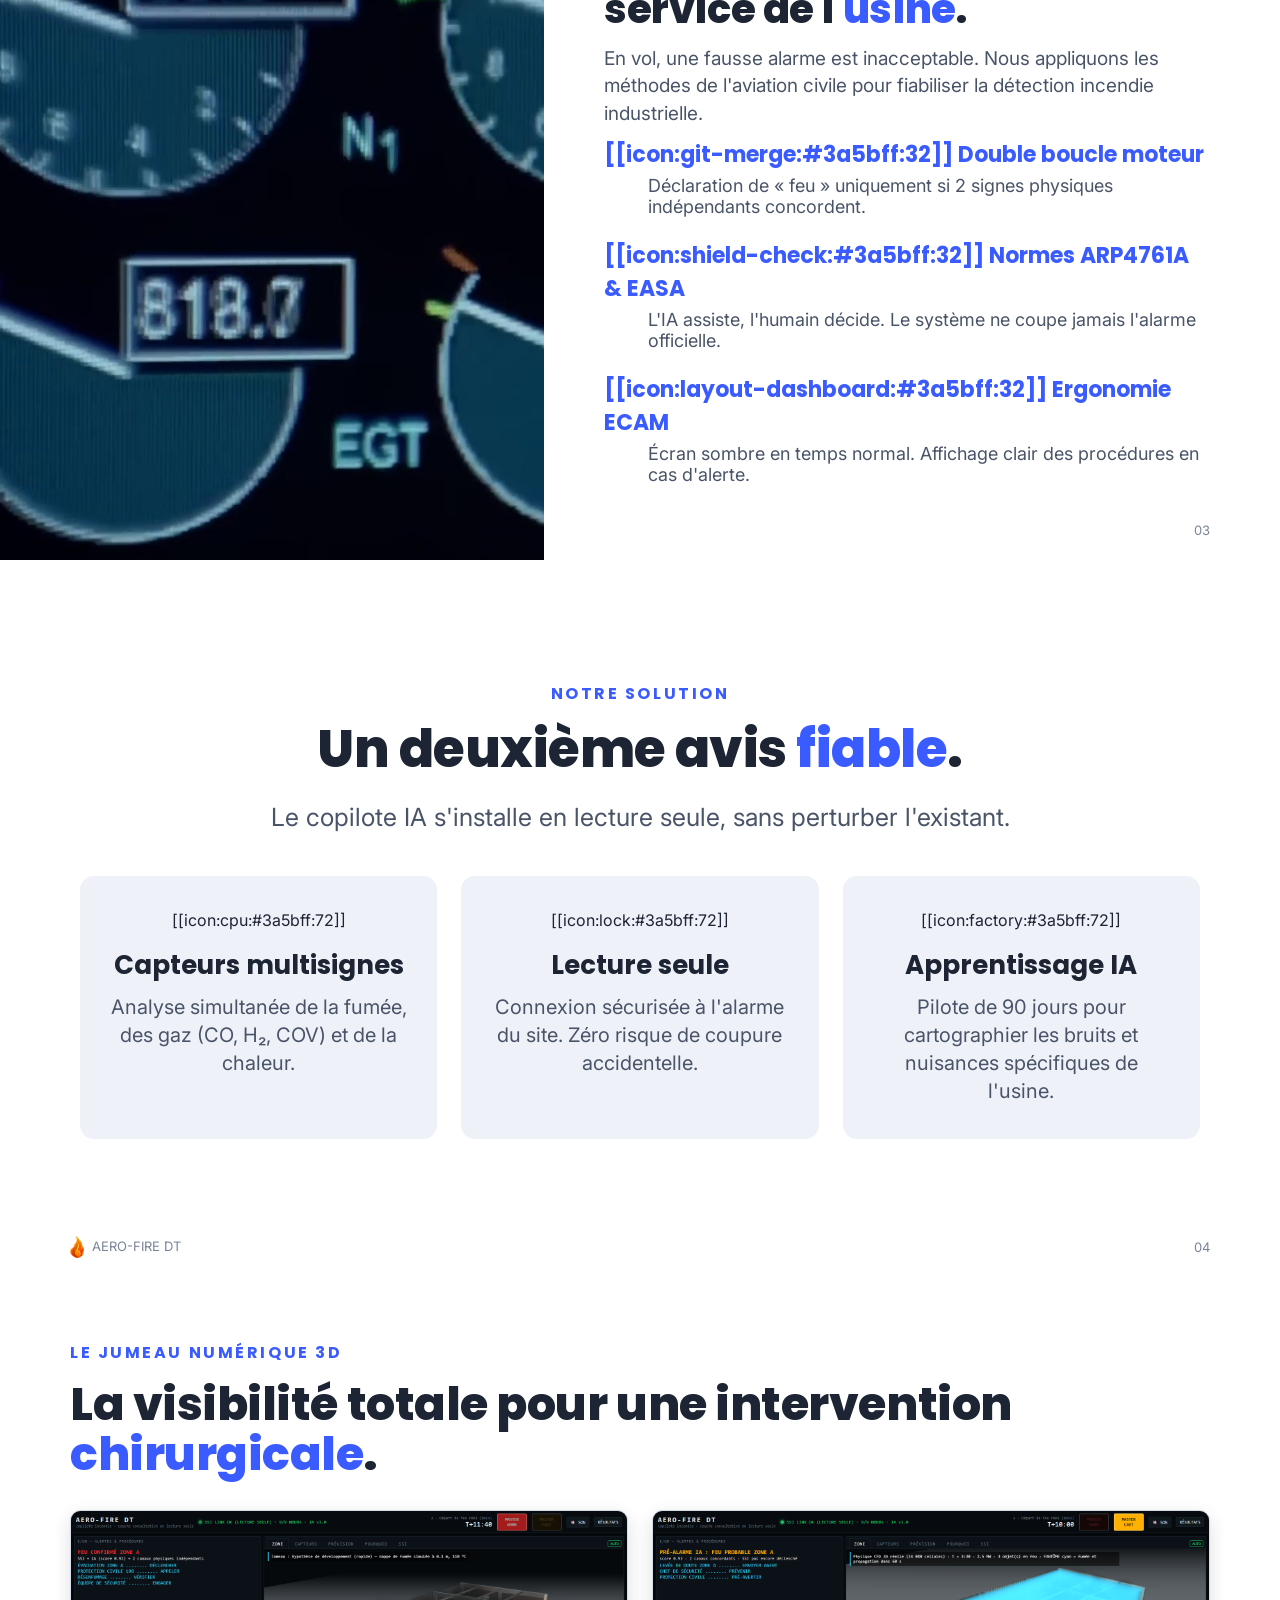
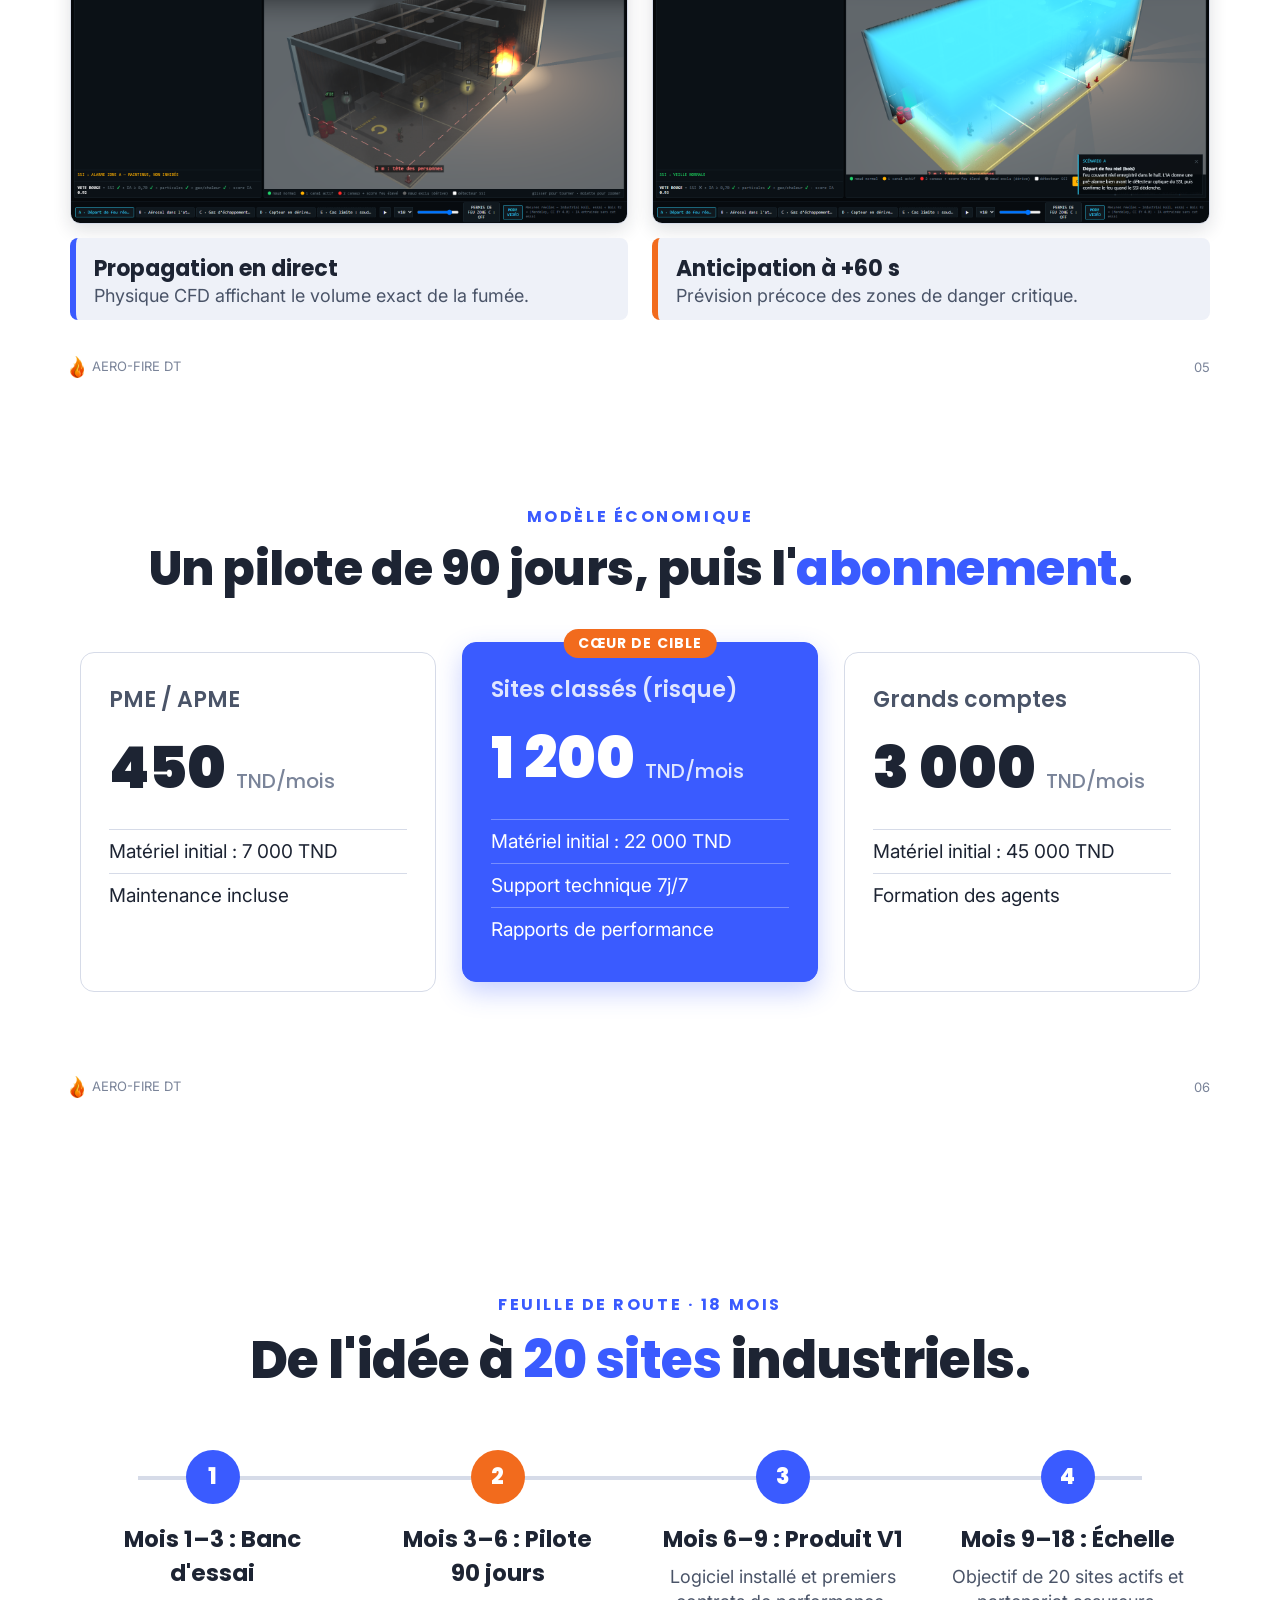
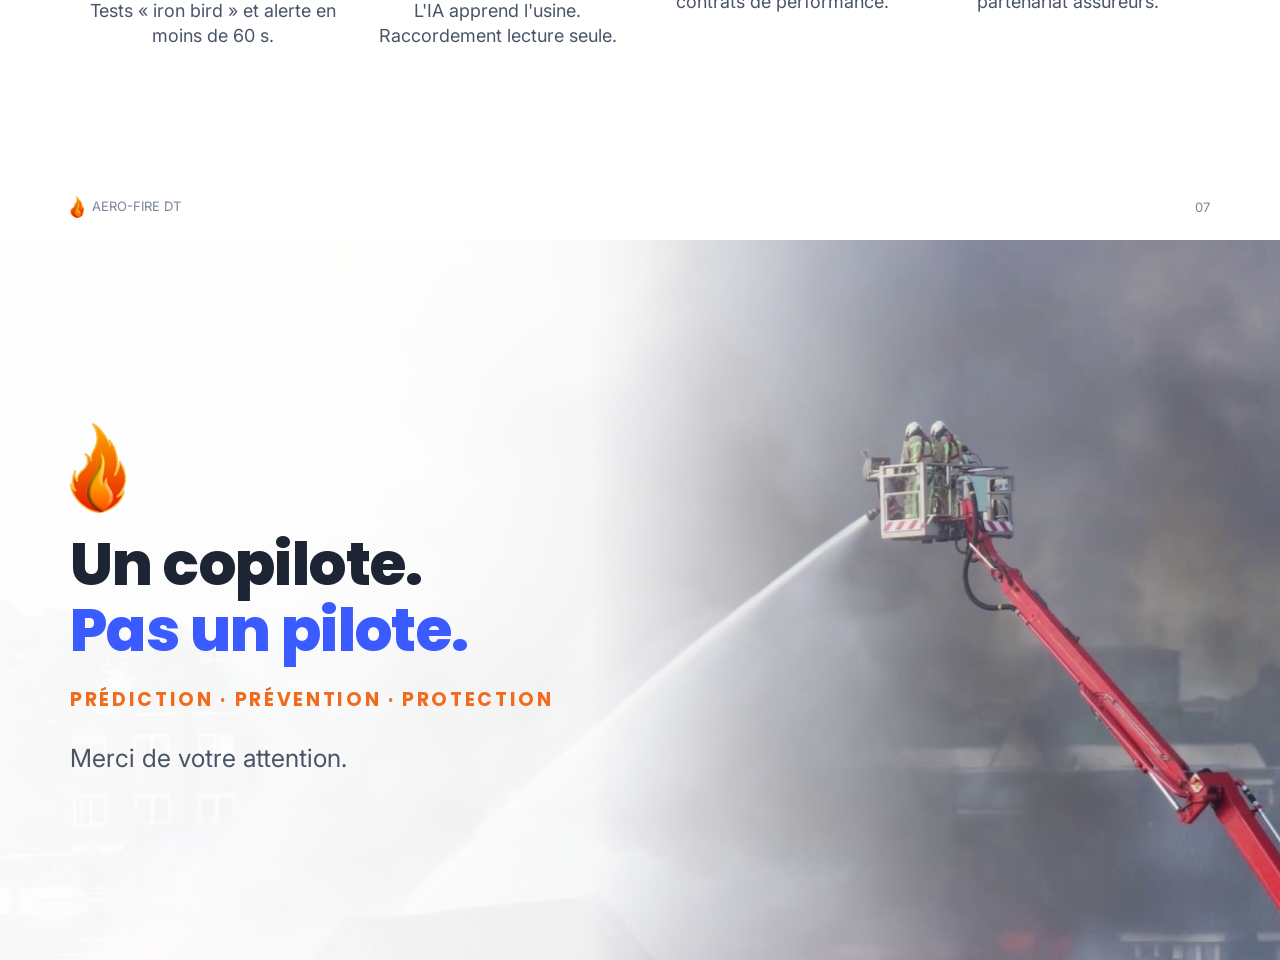
<file: docs/livrables/pdf_src/02_pitch.tpl.html>
<!doctype html>
<html lang="fr"><head><meta charset="utf-8"><title>Aero-Fire DT — Pitch</title>
<link rel="stylesheet" href="brand.css">
<style>
@page { size: 1280px 720px; margin: 0; }
body { background: #fff; }
.slide { width: 1280px; height: 720px; position: relative; overflow: hidden; background: #fff; break-after: page; }
.slide:last-child { break-after: auto; }
.split { position: absolute; inset: 0; display: grid; }
.ph { background-size: cover; background-position: center; }
.tx { padding: 70px 70px; display: flex; flex-direction: column; justify-content: center; }
.kick { font-family: var(--head); font-weight: 700; font-size: 16px; letter-spacing: .16em; color: var(--blue); margin-bottom: 14px; }
h1 { font-family: var(--head); font-weight: 800; font-size: 52px; line-height: 1.1; margin: 0 0 22px; color: var(--ink); letter-spacing: -.01em; }
h1 em { font-style: normal; color: var(--blue); }
p.lead { font-size: 25px; line-height: 1.45; color: var(--ink2); margin: 0; }
.chips { display: flex; gap: 12px; margin-top: 26px; }
.chips span { font-family: var(--head); font-weight: 700; font-size: 17px; letter-spacing: .08em; color: #fff; background: var(--orange); padding: 7px 16px; border-radius: 4px; }
.ft { position: absolute; left: 70px; right: 70px; bottom: 22px; display: flex; justify-content: space-between; align-items: center; font-size: 13px; color: var(--mute); }
.ft img { height: 22px; vertical-align: middle; margin-right: 8px; }
.stat { background: #fff; border: 1px solid var(--line); border-left: 8px solid var(--orange); border-radius: 10px; padding: 24px 28px; box-shadow: 0 4px 14px rgba(29,36,51,.08); }
.stat .v { font-family: var(--head); font-weight: 900; font-size: 64px; line-height: 1; color: var(--ink); }
.stat .l { font-size: 21px; color: var(--ink2); margin-top: 8px; }
.x { list-style: none; padding: 0; margin: 22px 0 0; }
.x li { font-size: 23px; color: var(--ink); margin: 10px 0; display: flex; align-items: center; gap: 12px; }
.item { margin: 11px 0; }
.item b { font-family: var(--head); font-weight: 700; font-size: 22px; color: var(--blue); display: flex; align-items: center; gap: 12px; }
.item span { font-size: 18px; color: var(--ink2); display: block; margin-top: 4px; padding-left: 44px; }
.card { flex: 1; background: var(--bg2); border-radius: 14px; padding: 34px 28px; text-align: center; }
.card .t { font-family: var(--head); font-weight: 700; font-size: 26px; color: var(--ink); margin-top: 16px; }
.card .d { font-size: 20px; color: var(--ink2); margin-top: 8px; line-height: 1.4; }
.shot { border: 1px solid var(--line); border-radius: 10px; overflow: hidden; box-shadow: 0 6px 18px rgba(29,36,51,.14); }
.shot img { display: block; width: 100%; }
.feat { background: var(--bg2); border-left: 6px solid var(--blue); border-radius: 8px; padding: 14px 18px; }
.feat b { font-family: var(--head); font-weight: 700; font-size: 22px; color: var(--ink); display: block; }
.feat span { font-size: 18px; color: var(--ink2); }
.tier { flex: 1; border-radius: 14px; padding: 30px 28px; position: relative; border: 1px solid var(--line); background: #fff; }
.tier.hot { background: var(--blue); border-color: var(--blue); color: #fff; box-shadow: 0 10px 26px rgba(58,91,255,.28); transform: translateY(-10px); }
.tier .badge2 { position: absolute; top: -14px; left: 50%; transform: translateX(-50%); background: var(--orange); color: #fff; font-family: var(--head); font-weight: 700; font-size: 14px; letter-spacing: .08em; padding: 4px 14px; border-radius: 20px; white-space: nowrap; }
.tier .n { font-family: var(--head); font-weight: 600; font-size: 22px; color: var(--ink2); }
.tier.hot .n { color: #dfe6ff; }
.tier .p { font-family: var(--head); font-weight: 900; font-size: 58px; color: var(--ink); margin-top: 8px; }
.tier.hot .p { color: #fff; }
.tier .p small { font-size: 20px; font-weight: 500; color: var(--mute); }
.tier.hot .p small { color: #dfe6ff; }
.tier ul { list-style: none; padding: 0; margin: 18px 0 0; }
.tier li { font-size: 19px; padding: 10px 0; border-top: 1px solid var(--line); }
.tier.hot li { border-top-color: rgba(255,255,255,.3); }
.road { display: flex; position: relative; margin-top: 40px; }
.road::before { content: ""; position: absolute; left: 6%; right: 6%; top: 26px; height: 4px; background: var(--line); }
.road > div { flex: 1; text-align: center; position: relative; padding: 0 14px; }
.road .dot { width: 54px; height: 54px; border-radius: 50%; background: var(--blue); color: #fff; font-family: var(--head); font-weight: 800; font-size: 22px; display: flex; align-items: center; justify-content: center; margin: 0 auto 18px; position: relative; }
.road > div:nth-child(2) .dot { background: var(--orange); }
.road b { font-family: var(--head); font-weight: 700; font-size: 23px; color: var(--ink); display: block; }
.road span { font-size: 18px; color: var(--ink2); display: block; margin-top: 8px; line-height: 1.4; }
.slogan { font-family: var(--head); font-weight: 700; color: var(--orange); letter-spacing: .14em; }
</style></head>
<body>

<!-- 1 · Cover -->
<section class="slide">
  <div class="split" style="grid-template-columns:1.05fr .95fr">
    <div class="tx">
      <div class="kick">TUNISIAN AERODAY 2026</div>
      <img src="img/logo.png" alt="Aero Fire DT" style="height:250px;width:auto;align-self:flex-start;margin-bottom:10px">
      <p class="lead" style="color:var(--ink)">Le copilote incendie qui lit votre alarme <b>sans jamais la toucher.</b></p>
      <div class="chips"><span>PRÉDICTION</span><span>PRÉVENTION</span><span>PROTECTION</span></div>
    </div>
    <div class="ph" style="background-image:url('photo/industrie.jpg')"></div>
  </div>
</section>

<!-- 2 · Problème -->
<section class="slide">
  <div class="split" style="grid-template-columns:1.1fr .9fr;padding:0 70px;gap:50px;align-items:center">
    <div>
      <div class="kick">LE PROBLÈME</div>
      <h1>L'alarme actuelle est <em>aveugle</em>.</h1>
      <p class="lead">Un détecteur classique ne voit que la fumée. Un spray, de la poussière ou une machine qui tourne déclenchent une évacuation pour rien.</p>
      <ul class="x">
        <li>[[icon:bell-ring:#f26b1d:30]] Arrêts de production coûteux</li>
        <li>[[icon:siren:#f26b1d:30]] Interventions inutiles</li>
      </ul>
    </div>
    <div style="display:flex;flex-direction:column;gap:22px">
      <div class="stat"><div class="v">39 %</div><div class="l">des sorties pompiers sont de fausses alarmes (UK).</div></div>
      <div class="stat"><div class="v">47,9 MDT</div><div class="l">d'indemnités incendie en Tunisie (S1 2026).</div></div>
    </div>
  </div>
  <div class="ft"><span><img src="img/flame.png" alt="">AERO-FIRE DT</span><span>02</span></div>
</section>

<!-- 3 · Aéronautique -->
<section class="slide">
  <div class="split" style="grid-template-columns:.85fr 1.15fr">
    <div class="ph" style="background-image:url('photo/cockpit.jpg');background-position:40% 50%"></div>
    <div class="tx" style="padding:60px 70px 60px 60px">
      <div class="kick">L'AÉRONAUTIQUE</div>
      <h1 style="font-size:40px;margin-bottom:14px">La rigueur aéronautique au service de l'<em>usine</em>.</h1>
      <p class="lead" style="font-size:19px">En vol, une fausse alarme est inacceptable. Nous appliquons les méthodes de l'aviation civile pour fiabiliser la détection incendie industrielle.</p>
      <div class="item"><b>[[icon:git-merge:#3a5bff:32]] Double boucle moteur</b><span>Déclaration de « feu » uniquement si 2 signes physiques indépendants concordent.</span></div>
      <div class="item"><b>[[icon:shield-check:#3a5bff:32]] Normes ARP4761A &amp; EASA</b><span>L'IA assiste, l'humain décide. Le système ne coupe jamais l'alarme officielle.</span></div>
      <div class="item"><b>[[icon:layout-dashboard:#3a5bff:32]] Ergonomie ECAM</b><span>Écran sombre en temps normal. Affichage clair des procédures en cas d'alerte.</span></div>
    </div>
  </div>
  <div class="ft" style="left:auto;width:640px"><span></span><span>03</span></div>
</section>

<!-- 4 · Solution -->
<section class="slide">
  <div class="tx" style="height:720px;padding:60px 80px 80px;text-align:center">
    <div class="kick">NOTRE SOLUTION</div>
    <h1>Un deuxième avis <em>fiable</em>.</h1>
    <p class="lead">Le copilote IA s'installe en lecture seule, sans perturber l'existant.</p>
    <div style="display:flex;gap:24px;margin-top:40px;text-align:center">
      <div class="card">[[icon:cpu:#3a5bff:72]]<div class="t">Capteurs multisignes</div><div class="d">Analyse simultanée de la fumée, des gaz (CO, H₂, COV) et de la chaleur.</div></div>
      <div class="card">[[icon:lock:#3a5bff:72]]<div class="t">Lecture seule</div><div class="d">Connexion sécurisée à l'alarme du site. Zéro risque de coupure accidentelle.</div></div>
      <div class="card">[[icon:factory:#3a5bff:72]]<div class="t">Apprentissage IA</div><div class="d">Pilote de 90 jours pour cartographier les bruits et nuisances spécifiques de l'usine.</div></div>
    </div>
  </div>
  <div class="ft"><span><img src="img/flame.png" alt="">AERO-FIRE DT</span><span>04</span></div>
</section>

<!-- 5 · Jumeau 3D -->
<section class="slide">
  <div class="tx" style="height:720px;padding:56px 70px 76px">
    <div class="kick">LE JUMEAU NUMÉRIQUE 3D</div>
    <h1 style="font-size:46px;margin-bottom:8px">La visibilité totale pour une intervention <em>chirurgicale</em>.</h1>
    <div style="display:flex;gap:24px;margin-top:22px">
      <div style="flex:1"><div class="shot"><img src="img/twin_smoke.png"></div>
        <div class="feat" style="margin-top:14px"><b>Propagation en direct</b><span>Physique CFD affichant le volume exact de la fumée.</span></div></div>
      <div style="flex:1"><div class="shot"><img src="img/twin_ghost.png"></div>
        <div class="feat" style="margin-top:14px;border-left-color:var(--orange)"><b>Anticipation à +60 s</b><span>Prévision précoce des zones de danger critique.</span></div></div>
    </div>
  </div>
  <div class="ft"><span><img src="img/flame.png" alt="">AERO-FIRE DT</span><span>05</span></div>
</section>

<!-- 6 · Modèle économique -->
<section class="slide">
  <div class="tx" style="height:720px;padding:56px 80px 80px;text-align:center">
    <div class="kick">MODÈLE ÉCONOMIQUE</div>
    <h1 style="font-size:48px">Un pilote de 90 jours, puis l'<em>abonnement</em>.</h1>
    <div style="display:flex;gap:26px;margin-top:34px;text-align:left;align-items:stretch">
      <div class="tier"><div class="n">PME / APME</div><div class="p">450 <small>TND/mois</small></div><ul><li>Matériel initial : 7 000 TND</li><li>Maintenance incluse</li></ul></div>
      <div class="tier hot"><div class="badge2">CŒUR DE CIBLE</div><div class="n">Sites classés (risque)</div><div class="p">1 200 <small>TND/mois</small></div><ul><li>Matériel initial : 22 000 TND</li><li>Support technique 7j/7</li><li>Rapports de performance</li></ul></div>
      <div class="tier"><div class="n">Grands comptes</div><div class="p">3 000 <small>TND/mois</small></div><ul><li>Matériel initial : 45 000 TND</li><li>Formation des agents</li></ul></div>
    </div>
  </div>
  <div class="ft"><span><img src="img/flame.png" alt="">AERO-FIRE DT</span><span>06</span></div>
</section>

<!-- 7 · Feuille de route -->
<section class="slide">
  <div class="tx" style="height:720px;padding:60px 70px 80px;text-align:center">
    <div class="kick">FEUILLE DE ROUTE · 18 MOIS</div>
    <h1>De l'idée à <em>20 sites</em> industriels.</h1>
    <div class="road">
      <div><div class="dot">1</div><b>Mois 1–3 : Banc d'essai</b><span>Tests « iron bird » et alerte en moins de 60 s.</span></div>
      <div><div class="dot">2</div><b>Mois 3–6 : Pilote 90&nbsp;jours</b><span>L'IA apprend l'usine. Raccordement lecture seule.</span></div>
      <div><div class="dot">3</div><b>Mois 6–9 : Produit V1</b><span>Logiciel installé et premiers contrats de performance.</span></div>
      <div><div class="dot">4</div><b>Mois 9–18 : Échelle</b><span>Objectif de 20 sites actifs et partenariat assureurs.</span></div>
    </div>
  </div>
  <div class="ft"><span><img src="img/flame.png" alt="">AERO-FIRE DT</span><span>07</span></div>
</section>

<!-- 8 · Fin -->
<section class="slide">
  <div class="ph" style="position:absolute;inset:0;background-image:url('photo/intervention.jpg');background-position:70% 40%"></div>
  <div style="position:absolute;inset:0;background:linear-gradient(90deg, rgba(255,255,255,.97) 0%, rgba(255,255,255,.93) 46%, rgba(255,255,255,.15) 75%, rgba(255,255,255,0) 100%)"></div>
  <div class="tx" style="position:absolute;left:0;top:0;bottom:0;width:640px">
    <img src="img/flame.png" alt="" style="height:90px;width:auto;align-self:flex-start;margin-bottom:18px">
    <h1 style="font-size:60px">Un copilote.<br><em>Pas un pilote.</em></h1>
    <div class="slogan" style="font-size:19px;white-space:nowrap">PRÉDICTION · PRÉVENTION · PROTECTION</div>
    <p class="lead" style="margin-top:26px">Merci de votre attention.</p>
  </div>
</section>

</body></html>
</file>
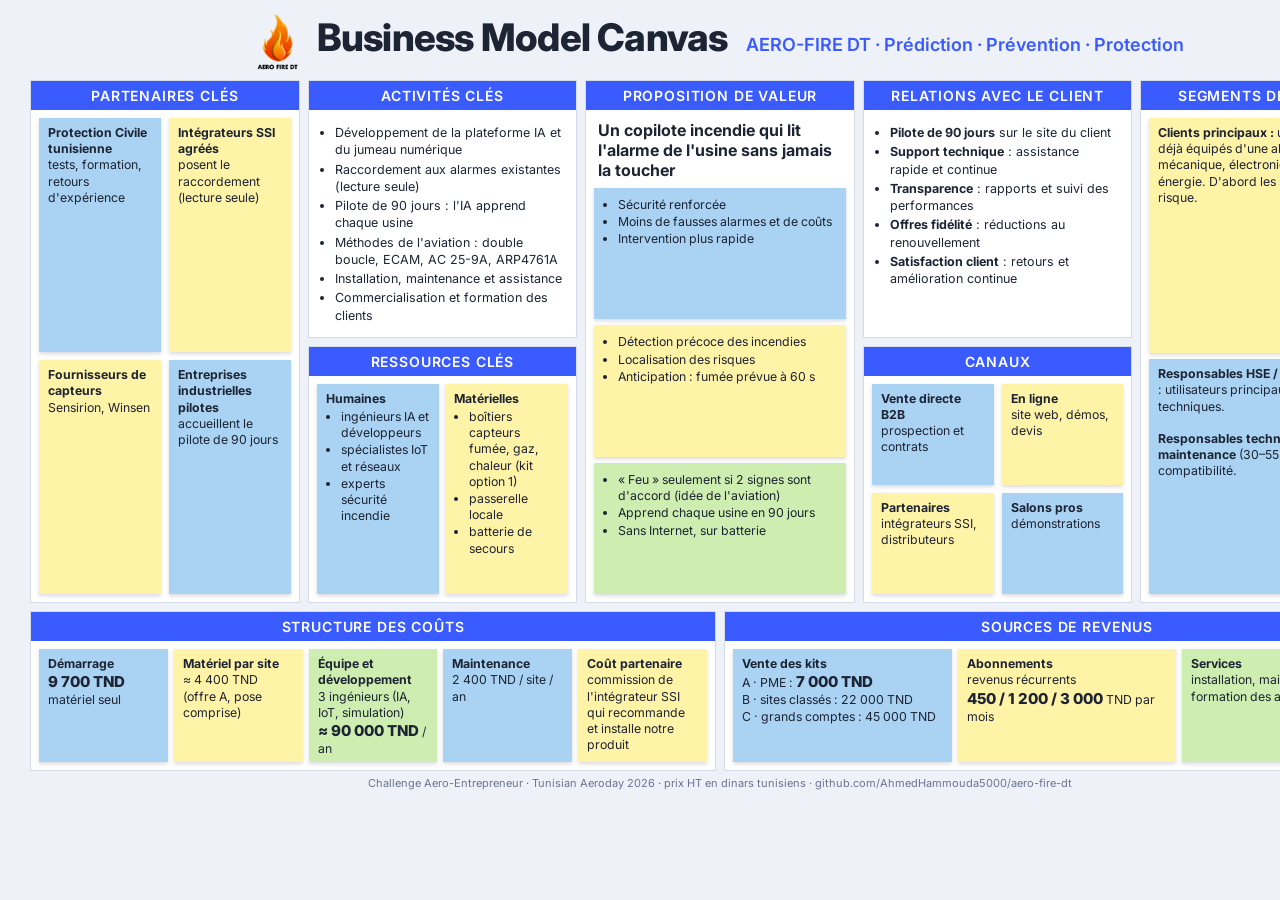
<file: docs/livrables/pdf_src/03_bmc.html>
<!doctype html>
<html lang="fr"><head><meta charset="utf-8"><title>Aero-Fire DT — Business Model Canvas</title>
<style>
@font-face { font-family: "Inter"; src: url("fonts/Inter.ttf") format("truetype"); font-weight: 100 900; }
@page { size: 1440px 810px; margin: 0; }
* { box-sizing: border-box; }
html, body { margin: 0; padding: 0; }
body { width: 1440px; height: 800px; background: #eef1f8; font-family: "Inter", "Segoe UI", Arial, sans-serif; color: #1d2433; -webkit-print-color-adjust: exact; print-color-adjust: exact; overflow: hidden; }
.page { padding: 14px 30px 10px; height: 800px; display: flex; flex-direction: column; }
.title { display: flex; align-items: baseline; justify-content: center; gap: 18px; margin-bottom: 8px; }
.title h1 { font-size: 38px; font-weight: 800; letter-spacing: -.02em; margin: 0; }
.title span { font-size: 18px; font-weight: 600; color: #3a5bff; }
.grid { flex: 1; display: grid; grid-template-columns: repeat(10, 1fr); grid-template-rows: 1fr 1fr .62fr; gap: 8px; min-height: 0; }
.box { background: #fff; border: 1px solid #d6dbe8; display: flex; flex-direction: column; overflow: hidden; }
.box > h2 { margin: 0; background: #3a5bff; color: #fff; font-size: 14px; font-weight: 600; letter-spacing: .06em; text-align: center; padding: 6px 6px; text-transform: uppercase; }
.in { flex: 1; padding: 8px; display: flex; flex-direction: column; gap: 6px; min-height: 0; }
.in.row { flex-direction: row; }
.in.g2 { display: grid; grid-template-columns: 1fr 1fr; grid-auto-rows: 1fr; gap: 8px; align-content: stretch; }
.note { padding: 7px 9px; font-size: 12.3px; line-height: 1.32; box-shadow: 0 2px 4px rgba(20,30,60,.16); flex: 1; }
.note b { font-weight: 700; }
.note ul { margin: 2px 0 0; padding-left: 15px; } .note li { margin: 1px 0; }
.bl { background: #a9d2f3; } .ye { background: #fff3a8; } .gr { background: #cdeeb0; }
.list { font-size: 12.5px; line-height: 1.38; padding: 4px 4px 0 2px; }
.list ul { margin: 0; padding-left: 16px; } .list li { margin: 2px 0; }
.lead { font-size: 16px; font-weight: 700; line-height: 1.25; padding: 2px 4px; }
.price { font-size: 15px; font-weight: 800; }
.kp { grid-column: 1 / 3; grid-row: 1 / 3; } .ka { grid-column: 3 / 5; grid-row: 1; } .kr { grid-column: 3 / 5; grid-row: 2; }
.vp { grid-column: 5 / 7; grid-row: 1 / 3; } .cr { grid-column: 7 / 9; grid-row: 1; } .ch { grid-column: 7 / 9; grid-row: 2; }
.cs { grid-column: 9 / 11; grid-row: 1 / 3; } .co { grid-column: 1 / 6; grid-row: 3; } .rs { grid-column: 6 / 11; grid-row: 3; }
.foot { text-align: center; font-size: 11px; color: #6b7590; margin-top: 5px; }
</style></head>
<body><div class="page">
<div class="title"><img src="img/logo.png" alt="" style="height:58px;align-self:center"><h1>Business Model Canvas</h1><span>AERO-FIRE DT · Prédiction · Prévention · Protection</span></div>
<div class="grid">

<div class="box kp"><h2>Partenaires clés</h2><div class="in g2">
  <div class="note bl"><b>Protection Civile tunisienne</b><br>tests, formation, retours d'expérience</div>
  <div class="note ye"><b>Intégrateurs SSI agréés</b><br>posent le raccordement (lecture seule)</div>
  <div class="note ye"><b>Fournisseurs de capteurs</b><br>Sensirion, Winsen</div>
  <div class="note bl"><b>Entreprises industrielles pilotes</b><br>accueillent le pilote de 90 jours</div>
</div></div>

<div class="box ka"><h2>Activités clés</h2><div class="in"><div class="list"><ul>
  <li>Développement de la plateforme IA et du jumeau numérique</li>
  <li>Raccordement aux alarmes existantes (lecture seule)</li>
  <li>Pilote de 90 jours : l'IA apprend chaque usine</li>
  <li>Méthodes de l'aviation : double boucle, ECAM, AC 25-9A, ARP4761A</li>
  <li>Installation, maintenance et assistance</li>
  <li>Commercialisation et formation des clients</li></ul></div></div></div>

<div class="box kr"><h2>Ressources clés</h2><div class="in row">
  <div class="note bl"><b>Humaines</b><ul><li>ingénieurs IA et développeurs</li><li>spécialistes IoT et réseaux</li><li>experts sécurité incendie</li></ul></div>
  <div class="note ye"><b>Matérielles</b><ul><li>boîtiers capteurs fumée, gaz, chaleur (kit option 1)</li><li>passerelle locale</li><li>batterie de secours</li></ul></div>
</div></div>

<div class="box vp"><h2>Proposition de valeur</h2><div class="in">
  <div class="lead">Un copilote incendie qui lit l'alarme de l'usine sans jamais la toucher</div>
  <div class="note bl"><ul><li>Sécurité renforcée</li><li>Moins de fausses alarmes et de coûts</li><li>Intervention plus rapide</li></ul></div>
  <div class="note ye"><ul><li>Détection précoce des incendies</li><li>Localisation des risques</li><li>Anticipation : fumée prévue à 60 s</li></ul></div>
  <div class="note gr"><ul><li>« Feu » seulement si 2 signes sont d'accord (idée de l'aviation)</li><li>Apprend chaque usine en 90 jours</li><li>Sans Internet, sur batterie</li></ul></div>
</div></div>

<div class="box cr"><h2>Relations avec le client</h2><div class="in"><div class="list"><ul>
  <li><b>Pilote de 90 jours</b> sur le site du client</li>
  <li><b>Support technique</b> : assistance rapide et continue</li>
  <li><b>Transparence</b> : rapports et suivi des performances</li>
  <li><b>Offres fidélité</b> : réductions au renouvellement</li>
  <li><b>Satisfaction client</b> : retours et amélioration continue</li></ul></div></div></div>

<div class="box ch"><h2>Canaux</h2><div class="in g2">
  <div class="note bl"><b>Vente directe B2B</b><br>prospection et contrats</div>
  <div class="note ye"><b>En ligne</b><br>site web, démos, devis</div>
  <div class="note ye"><b>Partenaires</b><br>intégrateurs SSI, distributeurs</div>
  <div class="note bl"><b>Salons pros</b><br>démonstrations</div>
</div></div>

<div class="box cs"><h2>Segments de clientèle</h2><div class="in">
  <div class="note ye"><b>Clients principaux :</b> usines et entrepôts déjà équipés d'une alarme : textile, mécanique, électronique, chimie, énergie. D'abord les sites classés à risque.</div>
  <div class="note bl"><b>Responsables HSE / QHSE</b> (28–55 ans) : utilisateurs principaux et prescripteurs techniques.<br><br><b>Responsables techniques et maintenance</b> (30–55 ans) : vérifient la compatibilité.</div>
</div></div>

<div class="box co"><h2>Structure des coûts</h2><div class="in row">
  <div class="note bl"><b>Démarrage</b><br><span class="price">9 700 TND</span><br>matériel seul</div>
  <div class="note ye"><b>Matériel par site</b><br>≈ 4 400 TND<br>(offre A, pose comprise)</div>
  <div class="note gr"><b>Équipe et développement</b><br>3 ingénieurs (IA, IoT, simulation)<br><span class="price">≈ 90 000 TND</span> / an</div>
  <div class="note bl"><b>Maintenance</b><br>2 400 TND / site / an</div>
  <div class="note ye"><b>Coût partenaire</b><br>commission de l'intégrateur SSI qui recommande et installe notre produit</div>
</div></div>

<div class="box rs"><h2>Sources de revenus</h2><div class="in row">
  <div class="note bl"><b>Vente des kits</b><br>A · PME : <span class="price">7 000 TND</span><br>B · sites classés : 22 000 TND<br>C · grands comptes : 45 000 TND</div>
  <div class="note ye"><b>Abonnements</b><br>revenus récurrents<br><span class="price">450 / 1 200 / 3 000</span> TND par mois</div>
  <div class="note gr"><b>Services</b><br>installation, maintenance, formation des agents</div>
</div></div>

</div>
<div class="foot">Challenge Aero-Entrepreneur · Tunisian Aeroday 2026 · prix HT en dinars tunisiens · github.com/AhmedHammouda5000/aero-fire-dt</div>
</div></body></html>
</file>
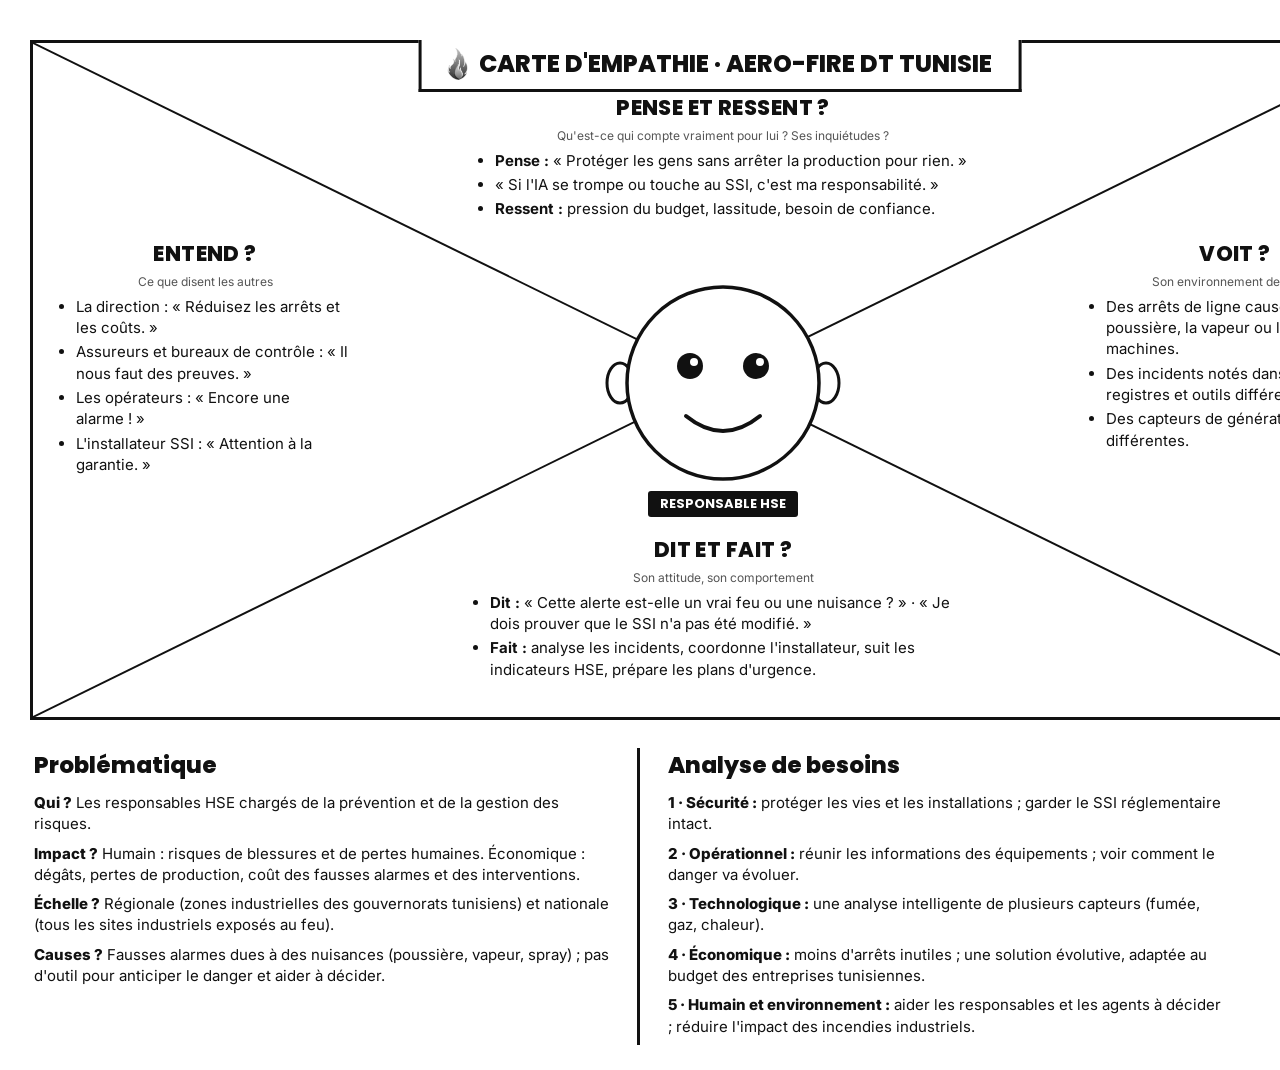
<file: docs/livrables/pdf_src/04_empathie.html>
<!doctype html>
<html lang="fr"><head><meta charset="utf-8"><title>Aero-Fire DT — Carte d'empathie</title>
<style>
@font-face { font-family: "Inter"; src: url("fonts/Inter.ttf") format("truetype"); font-weight: 100 900; }
@font-face { font-family: "Poppins"; src: url("fonts/Poppins-ExtraBold.ttf"); font-weight: 800; }
@font-face { font-family: "Poppins"; src: url("fonts/Poppins-Bold.ttf"); font-weight: 700; }
@page { size: 1440px 1080px; margin: 0; }
* { box-sizing: border-box; }
html, body { margin: 0; padding: 0; }
body { width: 1440px; height: 1070px; background: #fff; color: #111; font-family: "Inter", Arial, sans-serif; overflow: hidden; -webkit-print-color-adjust: exact; print-color-adjust: exact; }
.map { position: absolute; left: 30px; top: 40px; width: 1380px; height: 680px; border: 3px solid #111; }
.map svg.x { position: absolute; inset: 0; }
.tab { position: absolute; left: 50%; top: -3px; transform: translateX(-50%); background: #fff; border: 3px solid #111; border-top: 0; padding: 6px 26px 8px; font-family: "Poppins", Arial; font-weight: 800; font-size: 24px; white-space: nowrap; display: flex; align-items: center; gap: 12px; z-index: 2; }
.tab img { height: 32px; filter: grayscale(1) contrast(1.4); }
.z { position: absolute; font-size: 15px; line-height: 1.42; }
.z h2 { font-family: "Poppins", Arial; font-weight: 800; font-size: 21px; margin: 0 0 4px; text-align: center; letter-spacing: .02em; }
.z .q { font-size: 12px; color: #555; text-align: center; margin-bottom: 6px; }
.z ul { margin: 0; padding-left: 17px; } .z li { margin: 3px 0; }
.z .k { font-weight: 700; }
.top { left: 445px; width: 490px; top: 50px; }
.bot { left: 440px; width: 500px; top: 492px; }
.left { left: 26px; width: 292px; top: 196px; }
.right { right: 26px; width: 292px; top: 196px; }
.face { position: absolute; left: 690px; top: 340px; transform: translate(-50%, -50%); }
.who { position: absolute; left: 690px; top: 448px; transform: translateX(-50%); font-family: "Poppins", Arial; font-weight: 700; font-size: 13px; background: #111; color: #fff; padding: 3px 12px; border-radius: 3px; white-space: nowrap; }
.bottom { position: absolute; left: 30px; right: 30px; top: 748px; display: grid; grid-template-columns: 1fr 1fr; }
.bottom > div { padding: 0 28px; }
.bottom > div:first-child { border-right: 3px solid #111; padding-left: 4px; }
.bottom h3 { font-family: "Poppins", Arial; font-weight: 800; font-size: 23px; margin: 0 0 10px; }
.item { font-size: 15px; line-height: 1.42; margin-bottom: 8px; }
.item b { font-weight: 800; }
</style></head>
<body>
<div class="map">
  <svg class="x" viewBox="0 0 1374 674" preserveAspectRatio="none">
    <line x1="0" y1="0" x2="1374" y2="674" stroke="#111" stroke-width="2"/>
    <line x1="1374" y1="0" x2="0" y2="674" stroke="#111" stroke-width="2"/>
  </svg>
  <div class="tab"><img src="img/flame.png" alt="">CARTE D'EMPATHIE · AERO-FIRE DT TUNISIE</div>

  <svg class="face" width="250" height="210" viewBox="0 0 250 210">
    <ellipse cx="22" cy="105" rx="13" ry="20" fill="#fff" stroke="#111" stroke-width="3"/>
    <ellipse cx="228" cy="105" rx="13" ry="20" fill="#fff" stroke="#111" stroke-width="3"/>
    <circle cx="125" cy="105" r="96" fill="#fff" stroke="#111" stroke-width="3.5"/>
    <circle cx="92" cy="88" r="13" fill="#111"/><circle cx="96" cy="84" r="4" fill="#fff"/>
    <circle cx="158" cy="88" r="13" fill="#111"/><circle cx="162" cy="84" r="4" fill="#fff"/>
    <path d="M88 138 Q125 168 162 138" fill="none" stroke="#111" stroke-width="4" stroke-linecap="round"/>
  </svg>
  <div class="who">RESPONSABLE HSE</div>

  <div class="z top"><h2>PENSE ET RESSENT ?</h2><div class="q">Qu'est-ce qui compte vraiment pour lui ? Ses inquiétudes ?</div><ul>
    <li><span class="k">Pense :</span> «&nbsp;Protéger les gens sans arrêter la production pour rien.&nbsp;»</li>
    <li>«&nbsp;Si l'IA se trompe ou touche au SSI, c'est ma responsabilité.&nbsp;»</li>
    <li><span class="k">Ressent :</span> pression du budget, lassitude, besoin de confiance.</li></ul></div>

  <div class="z left"><h2>ENTEND ?</h2><div class="q">Ce que disent les autres</div><ul>
    <li>La direction : «&nbsp;Réduisez les arrêts et les coûts.&nbsp;»</li>
    <li>Assureurs et bureaux de contrôle : «&nbsp;Il nous faut des preuves.&nbsp;»</li>
    <li>Les opérateurs : «&nbsp;Encore une alarme&nbsp;!&nbsp;»</li>
    <li>L'installateur SSI : «&nbsp;Attention à la garantie.&nbsp;»</li></ul></div>

  <div class="z right"><h2>VOIT ?</h2><div class="q">Son environnement de travail</div><ul>
    <li>Des arrêts de ligne causés par la poussière, la vapeur ou la chaleur des machines.</li>
    <li>Des incidents notés dans des registres et outils différents.</li>
    <li>Des capteurs de générations différentes.</li></ul></div>

  <div class="z bot"><h2>DIT ET FAIT ?</h2><div class="q">Son attitude, son comportement</div><ul>
    <li><span class="k">Dit :</span> «&nbsp;Cette alerte est-elle un vrai feu ou une nuisance&nbsp;?&nbsp;» · «&nbsp;Je dois prouver que le SSI n'a pas été modifié.&nbsp;»</li>
    <li><span class="k">Fait :</span> analyse les incidents, coordonne l'installateur, suit les indicateurs HSE, prépare les plans d'urgence.</li></ul></div>
</div>

<div class="bottom">
  <div><h3>Problématique</h3>
    <div class="item"><b>Qui ?</b> Les responsables HSE chargés de la prévention et de la gestion des risques.</div>
    <div class="item"><b>Impact ?</b> Humain : risques de blessures et de pertes humaines. Économique : dégâts, pertes de production, coût des fausses alarmes et des interventions.</div>
    <div class="item"><b>Échelle ?</b> Régionale (zones industrielles des gouvernorats tunisiens) et nationale (tous les sites industriels exposés au feu).</div>
    <div class="item"><b>Causes ?</b> Fausses alarmes dues à des nuisances (poussière, vapeur, spray) ; pas d'outil pour anticiper le danger et aider à décider.</div>
  </div>
  <div><h3>Analyse de besoins</h3>
    <div class="item"><b>1 · Sécurité :</b> protéger les vies et les installations ; garder le SSI réglementaire intact.</div>
    <div class="item"><b>2 · Opérationnel :</b> réunir les informations des équipements ; voir comment le danger va évoluer.</div>
    <div class="item"><b>3 · Technologique :</b> une analyse intelligente de plusieurs capteurs (fumée, gaz, chaleur).</div>
    <div class="item"><b>4 · Économique :</b> moins d'arrêts inutiles ; une solution évolutive, adaptée au budget des entreprises tunisiennes.</div>
    <div class="item"><b>5 · Humain et environnement :</b> aider les responsables et les agents à décider ; réduire l'impact des incendies industriels.</div>
  </div>
</div>
</body></html>
</file>
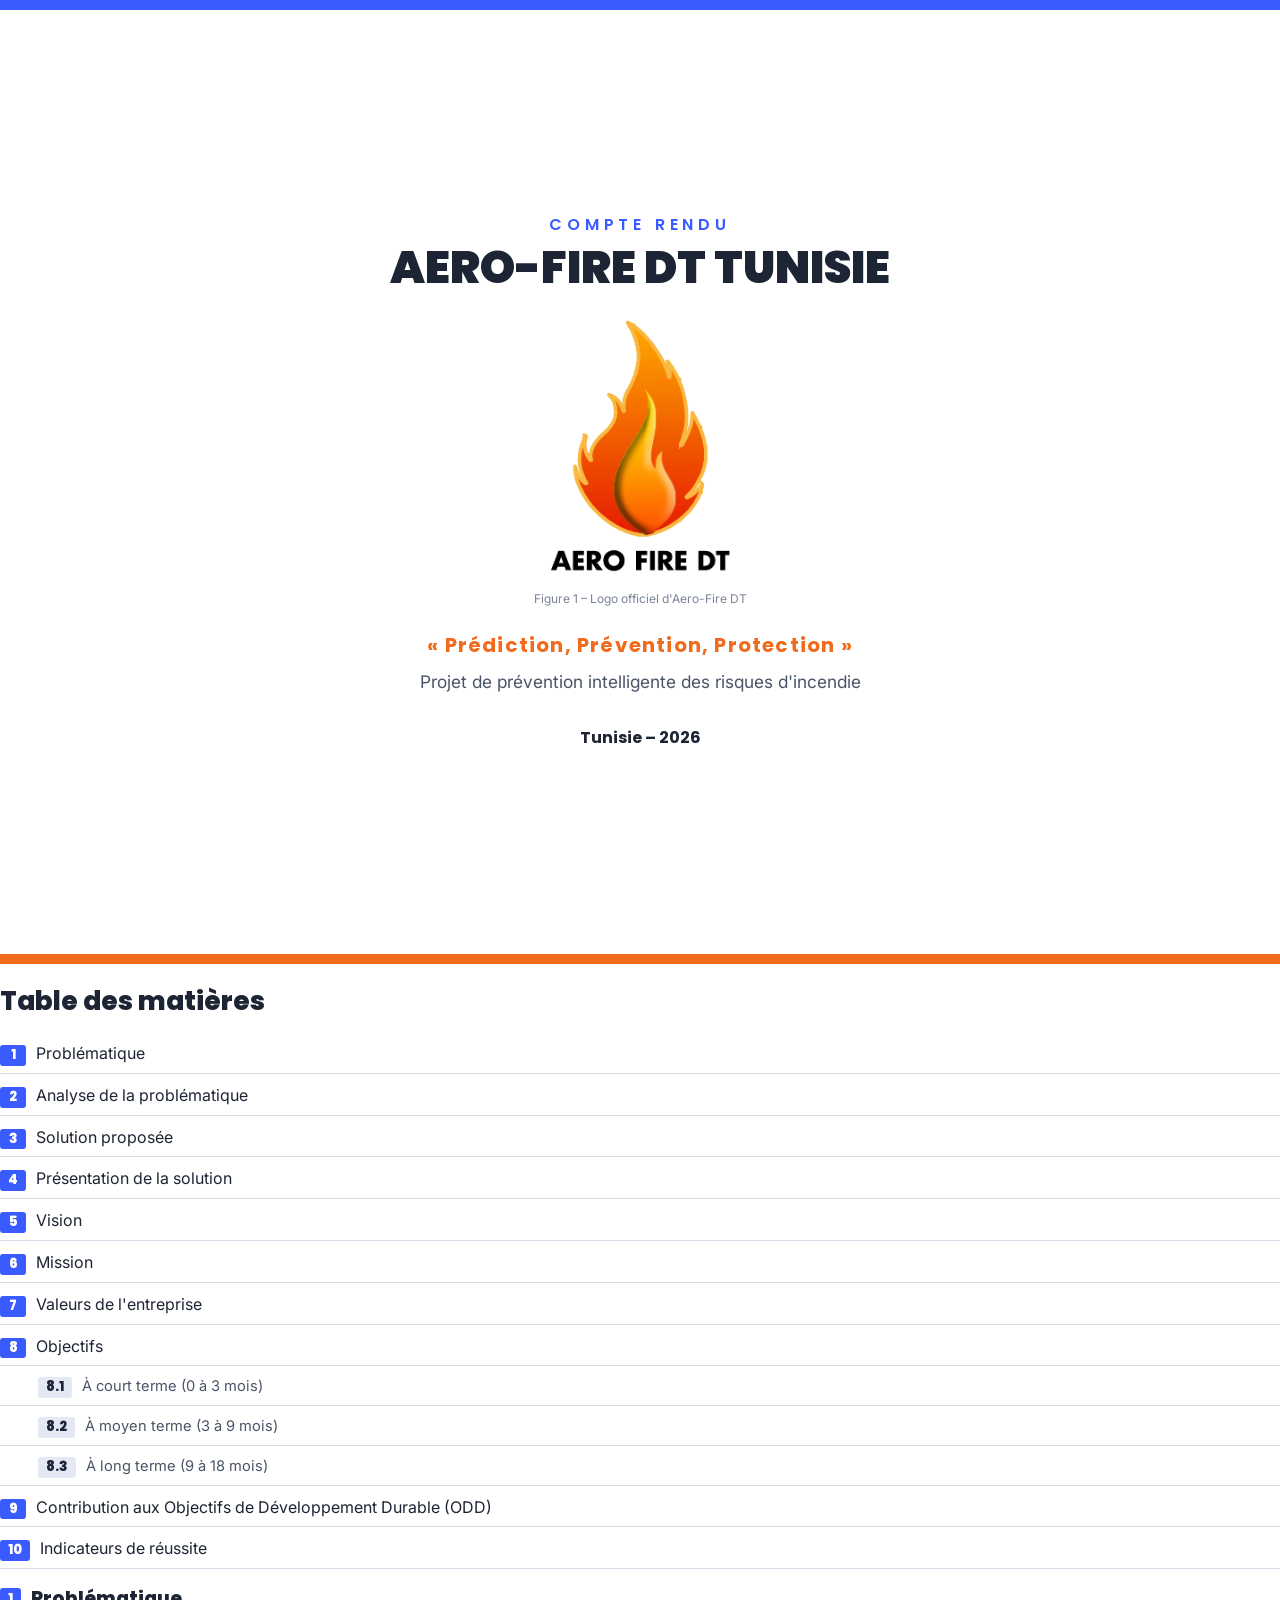
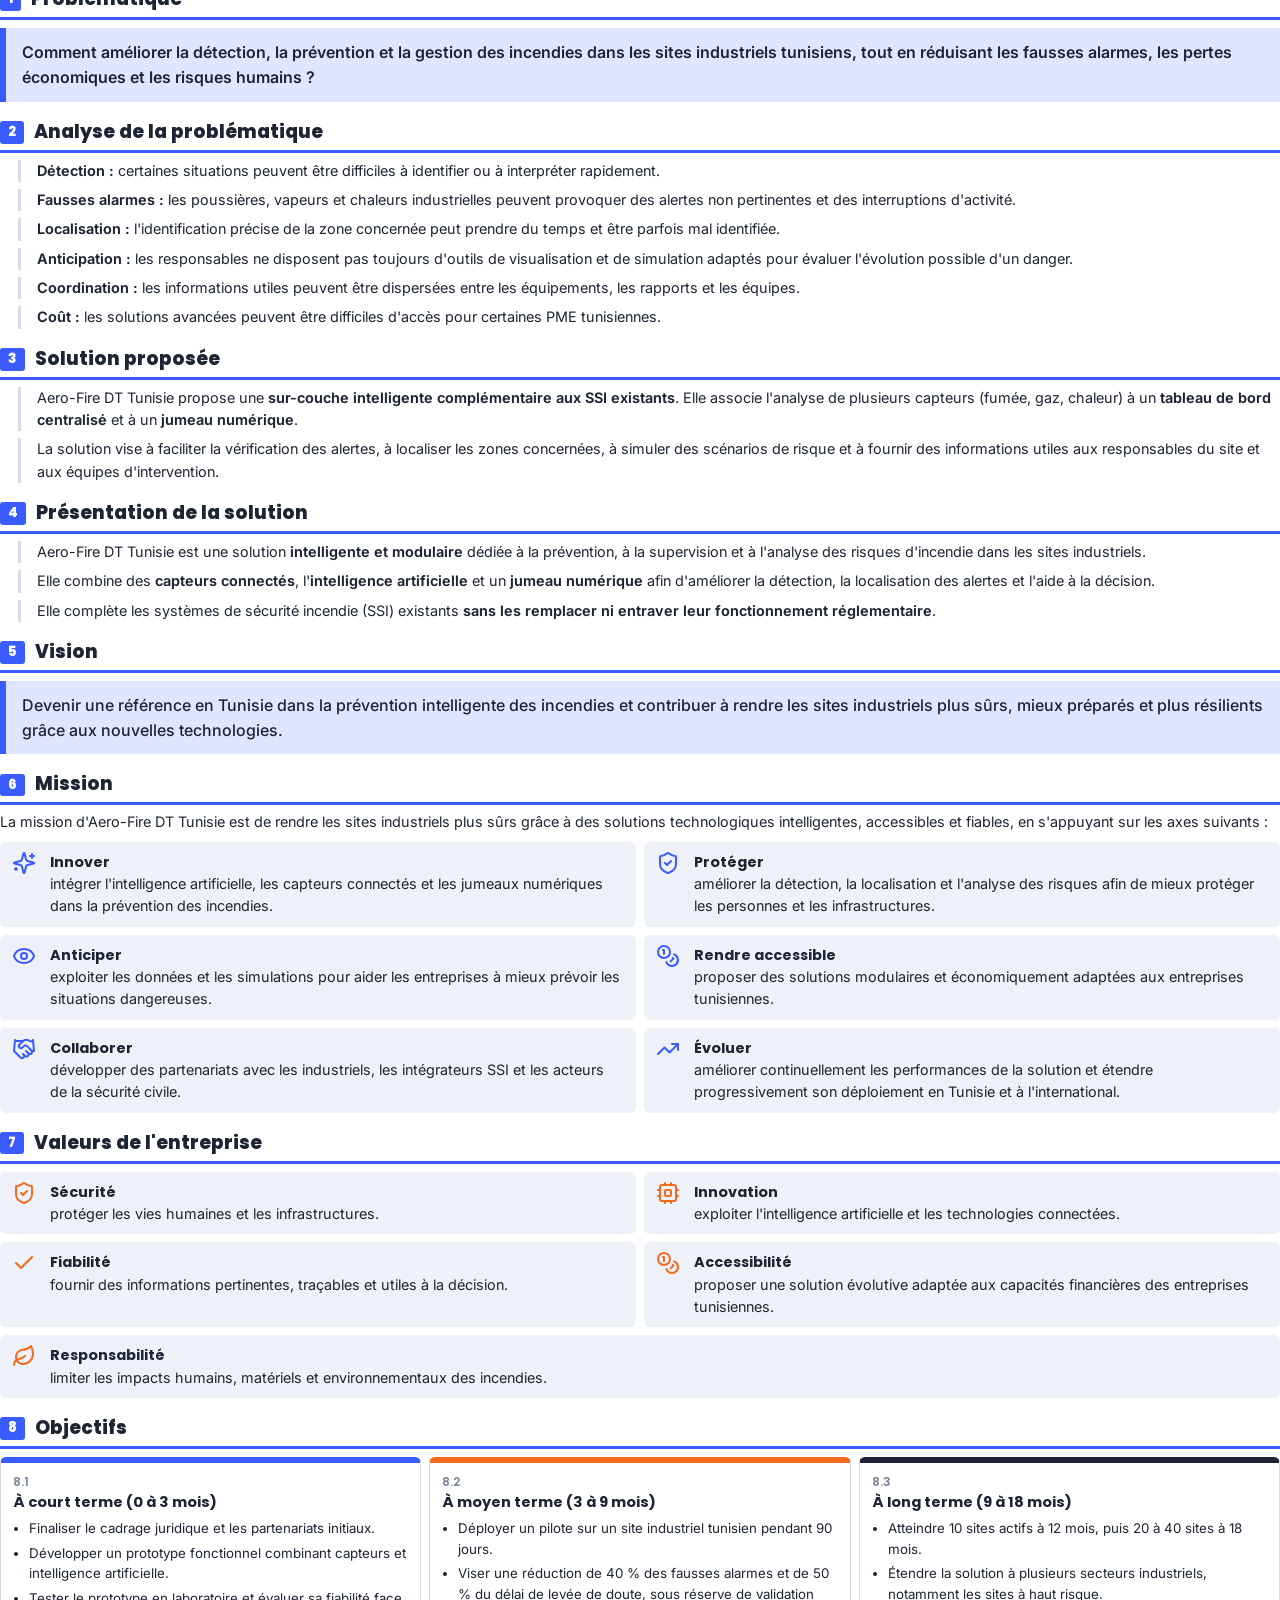
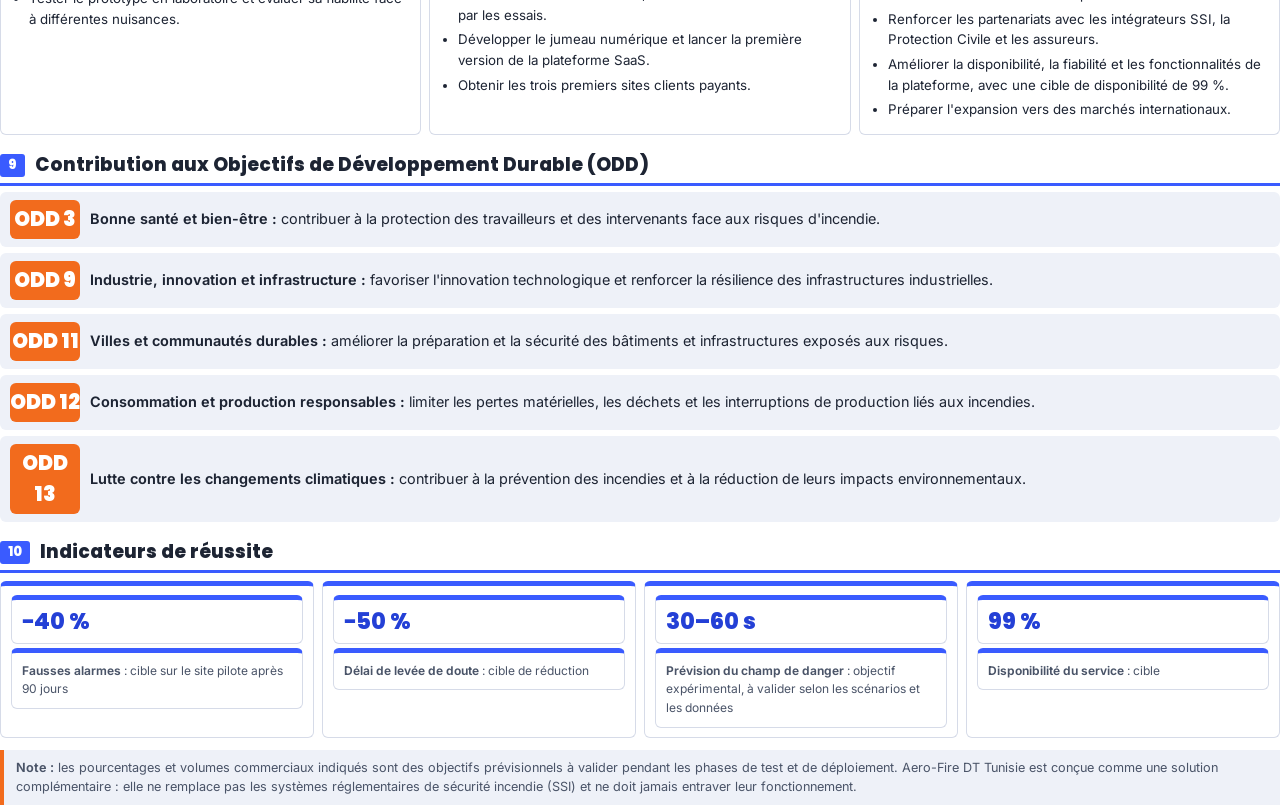
<file: docs/livrables/pdf_src/05_compte_rendu.html>
<!doctype html>
<html lang="fr"><head><meta charset="utf-8"><title>Aero-Fire DT — Compte rendu</title>
<link rel="stylesheet" href="brand.css">
<style>
.doc { font-size: 10.8pt; line-height: 1.55; }
.coverpage { height: 255mm; display: flex; flex-direction: column; align-items: center; justify-content: center; text-align: center; break-after: page; position: relative; }
.coverpage::before { content: ""; position: absolute; left: 0; right: 0; top: 0; height: 10px; background: var(--blue); }
.coverpage::after { content: ""; position: absolute; left: 0; right: 0; bottom: 0; height: 10px; background: var(--orange); }
.coverpage .k { font-family: var(--head); font-weight: 600; letter-spacing: .3em; color: var(--blue); font-size: 12pt; }
.coverpage h1 { font-family: var(--head); font-weight: 900; font-size: 34pt; margin: 6px 0 26px; line-height: 1.1; }
.coverpage img { height: 70mm; }
.coverpage .fig { font-size: 9pt; color: var(--mute); margin-top: 6px; }
.coverpage .slogan { font-family: var(--head); font-weight: 700; color: var(--orange); font-size: 15pt; letter-spacing: .06em; margin: 22px 0 8px; }
.coverpage .sub { font-size: 13pt; color: var(--ink2); }
.coverpage .yr { font-family: var(--head); font-weight: 700; font-size: 12pt; margin-top: 30px; }
.toc { break-after: page; }
.toc h2 { border: 0; font-size: 20pt; }
.toc ol { list-style: none; padding: 0; margin: 10px 0; }
.toc li { display: flex; align-items: baseline; gap: 10px; padding: 7px 0; border-bottom: 1px solid var(--line); font-size: 12pt; }
.toc li .n { font-family: var(--head); font-weight: 800; color: #fff; background: var(--blue); border-radius: 3px; padding: 0 8px; font-size: 10pt; min-width: 26px; text-align: center; }
.toc li.sub { padding-left: 38px; font-size: 11pt; color: var(--ink2); }
.toc li.sub .n { background: var(--bg3); color: var(--ink); }
.q { break-inside: avoid; background: var(--blue-l); border-left: 6px solid var(--blue); padding: 12px 16px; font-size: 12pt; font-weight: 600; margin: 8px 0 4px; }
.pts { list-style: none; padding: 0; margin: 6px 0; }
.pts li { margin: 7px 0; padding-left: 16px; border-left: 3px solid var(--line); }
.pts li b { color: var(--ink); }
.axes { display: grid; grid-template-columns: 1fr 1fr; gap: 8px; margin: 8px 0; }
.axes div { background: var(--bg2); border-radius: 6px; padding: 9px 12px; display: grid; grid-template-columns: 30px 1fr; gap: 8px; align-items: start; break-inside: avoid; }
.axes b { font-family: var(--head); font-weight: 700; display: block; }
.obj { display: grid; grid-template-columns: 1fr 1fr 1fr; gap: 8px; margin: 8px 0; }
.obj > div { background: #fff; border: 1px solid var(--line); border-top: 6px solid var(--blue); border-radius: 6px; padding: 10px 12px; break-inside: avoid; }
.obj > div:nth-child(2) { border-top-color: var(--orange); }
.obj > div:nth-child(3) { border-top-color: var(--ink); }
.obj h3 { margin: 0 0 4px; font-size: 11pt; }
.obj .t { font-size: 9pt; color: var(--mute); font-family: var(--head); font-weight: 600; }
.obj ul { padding-left: 16px; margin: 4px 0 0; font-size: 10pt; } .obj li { margin: 4px 0; }
.odd { display: grid; grid-template-columns: 1fr; gap: 6px; }
.odd div { display: grid; grid-template-columns: 70px 1fr; gap: 10px; align-items: center; background: var(--bg2); border-radius: 6px; padding: 8px 10px; break-inside: avoid; }
.odd .n { font-family: var(--head); font-weight: 900; font-size: 15pt; color: #fff; background: var(--orange); border-radius: 6px; text-align: center; padding: 4px 0; }
.kp { display: grid; grid-template-columns: repeat(4, 1fr); gap: 8px; margin: 8px 0; }
.kp div { border: 1px solid var(--line); border-top: 5px solid var(--blue); border-radius: 6px; padding: 9px 10px; break-inside: avoid; }
.kp .v { font-family: var(--head); font-weight: 800; font-size: 17pt; color: var(--blue-d); line-height: 1.1; }
.kp .l { font-size: 9pt; color: var(--ink2); margin-top: 4px; }
.note { font-size: 9.5pt; color: var(--ink2); background: var(--bg2); border-left: 4px solid var(--orange); padding: 8px 12px; margin-top: 12px; }
</style></head>
<body class="doc">

<div class="coverpage">
  <div class="k">COMPTE RENDU</div>
  <h1>AERO-FIRE DT TUNISIE</h1>
  <img src="img/logo.png" alt="Logo Aero-Fire DT">
  <div class="fig">Figure 1 – Logo officiel d'Aero-Fire DT</div>
  <div class="slogan">« Prédiction, Prévention, Protection »</div>
  <div class="sub">Projet de prévention intelligente des risques d'incendie</div>
  <div class="yr">Tunisie – 2026</div>
</div>

<div class="toc">
  <h2>Table des matières</h2>
  <ol>
    <li><span class="n">1</span>Problématique</li>
    <li><span class="n">2</span>Analyse de la problématique</li>
    <li><span class="n">3</span>Solution proposée</li>
    <li><span class="n">4</span>Présentation de la solution</li>
    <li><span class="n">5</span>Vision</li>
    <li><span class="n">6</span>Mission</li>
    <li><span class="n">7</span>Valeurs de l'entreprise</li>
    <li><span class="n">8</span>Objectifs</li>
    <li class="sub"><span class="n">8.1</span>À court terme (0 à 3 mois)</li>
    <li class="sub"><span class="n">8.2</span>À moyen terme (3 à 9 mois)</li>
    <li class="sub"><span class="n">8.3</span>À long terme (9 à 18 mois)</li>
    <li><span class="n">9</span>Contribution aux Objectifs de Développement Durable (ODD)</li>
    <li><span class="n">10</span>Indicateurs de réussite</li>
  </ol>
</div>

<h2><span class="n">1</span>Problématique</h2>
<div class="q">Comment améliorer la détection, la prévention et la gestion des incendies dans les sites industriels tunisiens, tout en réduisant les fausses alarmes, les pertes économiques et les risques humains ?</div>

<h2><span class="n">2</span>Analyse de la problématique</h2>
<ul class="pts">
<li><b>Détection :</b> certaines situations peuvent être difficiles à identifier ou à interpréter rapidement.</li>
<li><b>Fausses alarmes :</b> les poussières, vapeurs et chaleurs industrielles peuvent provoquer des alertes non pertinentes et des interruptions d'activité.</li>
<li><b>Localisation :</b> l'identification précise de la zone concernée peut prendre du temps et être parfois mal identifiée.</li>
<li><b>Anticipation :</b> les responsables ne disposent pas toujours d'outils de visualisation et de simulation adaptés pour évaluer l'évolution possible d'un danger.</li>
<li><b>Coordination :</b> les informations utiles peuvent être dispersées entre les équipements, les rapports et les équipes.</li>
<li><b>Coût :</b> les solutions avancées peuvent être difficiles d'accès pour certaines PME tunisiennes.</li>
</ul>

<h2><span class="n">3</span>Solution proposée</h2>
<ul class="pts">
<li>Aero-Fire DT Tunisie propose une <b>sur-couche intelligente complémentaire aux SSI existants</b>. Elle associe l'analyse de plusieurs capteurs (fumée, gaz, chaleur) à un <b>tableau de bord centralisé</b> et à un <b>jumeau numérique</b>.</li>
<li>La solution vise à faciliter la vérification des alertes, à localiser les zones concernées, à simuler des scénarios de risque et à fournir des informations utiles aux responsables du site et aux équipes d'intervention.</li>
</ul>

<h2><span class="n">4</span>Présentation de la solution</h2>
<ul class="pts">
<li>Aero-Fire DT Tunisie est une solution <b>intelligente et modulaire</b> dédiée à la prévention, à la supervision et à l'analyse des risques d'incendie dans les sites industriels.</li>
<li>Elle combine des <b>capteurs connectés</b>, l'<b>intelligence artificielle</b> et un <b>jumeau numérique</b> afin d'améliorer la détection, la localisation des alertes et l'aide à la décision.</li>
<li>Elle complète les systèmes de sécurité incendie (SSI) existants <b>sans les remplacer ni entraver leur fonctionnement réglementaire</b>.</li>
</ul>

<h2><span class="n">5</span>Vision</h2>
<div class="q" style="font-weight:500">Devenir une référence en Tunisie dans la prévention intelligente des incendies et contribuer à rendre les sites industriels plus sûrs, mieux préparés et plus résilients grâce aux nouvelles technologies.</div>

<h2><span class="n">6</span>Mission</h2>
<p>La mission d'Aero-Fire DT Tunisie est de rendre les sites industriels plus sûrs grâce à des solutions technologiques intelligentes, accessibles et fiables, en s'appuyant sur les axes suivants :</p>
<div class="axes">
  <div><svg class="ico lucide lucide-sparkles" xmlns="http://www.w3.org/2000/svg" width="24" height="24" viewBox="0 0 24 24" fill="none" stroke="#3a5bff" stroke-width="2" stroke-linecap="round" stroke-linejoin="round" > <path d="M9.937 15.5A2 2 0 0 0 8.5 14.063l-6.135-1.582a.5.5 0 0 1 0-.962L8.5 9.936A2 2 0 0 0 9.937 8.5l1.582-6.135a.5.5 0 0 1 .963 0L14.063 8.5A2 2 0 0 0 15.5 9.937l6.135 1.581a.5.5 0 0 1 0 .964L15.5 14.063a2 2 0 0 0-1.437 1.437l-1.582 6.135a.5.5 0 0 1-.963 0z" /> <path d="M20 3v4" /> <path d="M22 5h-4" /> <path d="M4 17v2" /> <path d="M5 18H3" /> </svg><span><b>Innover</b>intégrer l'intelligence artificielle, les capteurs connectés et les jumeaux numériques dans la prévention des incendies.</span></div>
  <div><svg class="ico lucide lucide-shield-check" xmlns="http://www.w3.org/2000/svg" width="24" height="24" viewBox="0 0 24 24" fill="none" stroke="#3a5bff" stroke-width="2" stroke-linecap="round" stroke-linejoin="round" > <path d="M20 13c0 5-3.5 7.5-7.66 8.95a1 1 0 0 1-.67-.01C7.5 20.5 4 18 4 13V6a1 1 0 0 1 1-1c2 0 4.5-1.2 6.24-2.72a1.17 1.17 0 0 1 1.52 0C14.51 3.81 17 5 19 5a1 1 0 0 1 1 1z" /> <path d="m9 12 2 2 4-4" /> </svg><span><b>Protéger</b>améliorer la détection, la localisation et l'analyse des risques afin de mieux protéger les personnes et les infrastructures.</span></div>
  <div><svg class="ico lucide lucide-eye" xmlns="http://www.w3.org/2000/svg" width="24" height="24" viewBox="0 0 24 24" fill="none" stroke="#3a5bff" stroke-width="2" stroke-linecap="round" stroke-linejoin="round" > <path d="M2.062 12.348a1 1 0 0 1 0-.696 10.75 10.75 0 0 1 19.876 0 1 1 0 0 1 0 .696 10.75 10.75 0 0 1-19.876 0" /> <circle cx="12" cy="12" r="3" /> </svg><span><b>Anticiper</b>exploiter les données et les simulations pour aider les entreprises à mieux prévoir les situations dangereuses.</span></div>
  <div><svg class="ico lucide lucide-coins" xmlns="http://www.w3.org/2000/svg" width="24" height="24" viewBox="0 0 24 24" fill="none" stroke="#3a5bff" stroke-width="2" stroke-linecap="round" stroke-linejoin="round" > <circle cx="8" cy="8" r="6" /> <path d="M18.09 10.37A6 6 0 1 1 10.34 18" /> <path d="M7 6h1v4" /> <path d="m16.71 13.88.7.71-2.82 2.82" /> </svg><span><b>Rendre accessible</b>proposer des solutions modulaires et économiquement adaptées aux entreprises tunisiennes.</span></div>
  <div><svg class="ico lucide lucide-handshake" xmlns="http://www.w3.org/2000/svg" width="24" height="24" viewBox="0 0 24 24" fill="none" stroke="#3a5bff" stroke-width="2" stroke-linecap="round" stroke-linejoin="round" > <path d="m11 17 2 2a1 1 0 1 0 3-3" /> <path d="m14 14 2.5 2.5a1 1 0 1 0 3-3l-3.88-3.88a3 3 0 0 0-4.24 0l-.88.88a1 1 0 1 1-3-3l2.81-2.81a5.79 5.79 0 0 1 7.06-.87l.47.28a2 2 0 0 0 1.42.25L21 4" /> <path d="m21 3 1 11h-2" /> <path d="M3 3 2 14l6.5 6.5a1 1 0 1 0 3-3" /> <path d="M3 4h8" /> </svg><span><b>Collaborer</b>développer des partenariats avec les industriels, les intégrateurs SSI et les acteurs de la sécurité civile.</span></div>
  <div><svg class="ico lucide lucide-trending-up" xmlns="http://www.w3.org/2000/svg" width="24" height="24" viewBox="0 0 24 24" fill="none" stroke="#3a5bff" stroke-width="2" stroke-linecap="round" stroke-linejoin="round" > <polyline points="22 7 13.5 15.5 8.5 10.5 2 17" /> <polyline points="16 7 22 7 22 13" /> </svg><span><b>Évoluer</b>améliorer continuellement les performances de la solution et étendre progressivement son déploiement en Tunisie et à l'international.</span></div>
</div>

<h2><span class="n">7</span>Valeurs de l'entreprise</h2>
<div class="axes">
  <div><svg class="ico lucide lucide-shield-check" xmlns="http://www.w3.org/2000/svg" width="24" height="24" viewBox="0 0 24 24" fill="none" stroke="#f26b1d" stroke-width="2" stroke-linecap="round" stroke-linejoin="round" > <path d="M20 13c0 5-3.5 7.5-7.66 8.95a1 1 0 0 1-.67-.01C7.5 20.5 4 18 4 13V6a1 1 0 0 1 1-1c2 0 4.5-1.2 6.24-2.72a1.17 1.17 0 0 1 1.52 0C14.51 3.81 17 5 19 5a1 1 0 0 1 1 1z" /> <path d="m9 12 2 2 4-4" /> </svg><span><b>Sécurité</b>protéger les vies humaines et les infrastructures.</span></div>
  <div><svg class="ico lucide lucide-cpu" xmlns="http://www.w3.org/2000/svg" width="24" height="24" viewBox="0 0 24 24" fill="none" stroke="#f26b1d" stroke-width="2" stroke-linecap="round" stroke-linejoin="round" > <rect width="16" height="16" x="4" y="4" rx="2" /> <rect width="6" height="6" x="9" y="9" rx="1" /> <path d="M15 2v2" /> <path d="M15 20v2" /> <path d="M2 15h2" /> <path d="M2 9h2" /> <path d="M20 15h2" /> <path d="M20 9h2" /> <path d="M9 2v2" /> <path d="M9 20v2" /> </svg><span><b>Innovation</b>exploiter l'intelligence artificielle et les technologies connectées.</span></div>
  <div><svg class="ico lucide lucide-check" xmlns="http://www.w3.org/2000/svg" width="24" height="24" viewBox="0 0 24 24" fill="none" stroke="#f26b1d" stroke-width="2" stroke-linecap="round" stroke-linejoin="round" > <path d="M20 6 9 17l-5-5" /> </svg><span><b>Fiabilité</b>fournir des informations pertinentes, traçables et utiles à la décision.</span></div>
  <div><svg class="ico lucide lucide-coins" xmlns="http://www.w3.org/2000/svg" width="24" height="24" viewBox="0 0 24 24" fill="none" stroke="#f26b1d" stroke-width="2" stroke-linecap="round" stroke-linejoin="round" > <circle cx="8" cy="8" r="6" /> <path d="M18.09 10.37A6 6 0 1 1 10.34 18" /> <path d="M7 6h1v4" /> <path d="m16.71 13.88.7.71-2.82 2.82" /> </svg><span><b>Accessibilité</b>proposer une solution évolutive adaptée aux capacités financières des entreprises tunisiennes.</span></div>
  <div style="grid-column:1 / 3"><svg class="ico lucide lucide-leaf" xmlns="http://www.w3.org/2000/svg" width="24" height="24" viewBox="0 0 24 24" fill="none" stroke="#f26b1d" stroke-width="2" stroke-linecap="round" stroke-linejoin="round" > <path d="M11 20A7 7 0 0 1 9.8 6.1C15.5 5 17 4.48 19 2c1 2 2 4.18 2 8 0 5.5-4.78 10-10 10Z" /> <path d="M2 21c0-3 1.85-5.36 5.08-6C9.5 14.52 12 13 13 12" /> </svg><span><b>Responsabilité</b>limiter les impacts humains, matériels et environnementaux des incendies.</span></div>
</div>

<h2><span class="n">8</span>Objectifs</h2>
<div class="obj">
  <div><div class="t">8.1</div><h3>À court terme (0 à 3 mois)</h3><ul>
    <li>Finaliser le cadrage juridique et les partenariats initiaux.</li>
    <li>Développer un prototype fonctionnel combinant capteurs et intelligence artificielle.</li>
    <li>Tester le prototype en laboratoire et évaluer sa fiabilité face à différentes nuisances.</li></ul></div>
  <div><div class="t">8.2</div><h3>À moyen terme (3 à 9 mois)</h3><ul>
    <li>Déployer un pilote sur un site industriel tunisien pendant 90 jours.</li>
    <li>Viser une réduction de 40 % des fausses alarmes et de 50 % du délai de levée de doute, sous réserve de validation par les essais.</li>
    <li>Développer le jumeau numérique et lancer la première version de la plateforme SaaS.</li>
    <li>Obtenir les trois premiers sites clients payants.</li></ul></div>
  <div><div class="t">8.3</div><h3>À long terme (9 à 18 mois)</h3><ul>
    <li>Atteindre 10 sites actifs à 12 mois, puis 20 à 40 sites à 18 mois.</li>
    <li>Étendre la solution à plusieurs secteurs industriels, notamment les sites à haut risque.</li>
    <li>Renforcer les partenariats avec les intégrateurs SSI, la Protection Civile et les assureurs.</li>
    <li>Améliorer la disponibilité, la fiabilité et les fonctionnalités de la plateforme, avec une cible de disponibilité de 99 %.</li>
    <li>Préparer l'expansion vers des marchés internationaux.</li></ul></div>
</div>

<h2><span class="n">9</span>Contribution aux Objectifs de Développement Durable (ODD)</h2>
<div class="odd">
  <div><span class="n">ODD 3</span><span><b>Bonne santé et bien-être :</b> contribuer à la protection des travailleurs et des intervenants face aux risques d'incendie.</span></div>
  <div><span class="n">ODD 9</span><span><b>Industrie, innovation et infrastructure :</b> favoriser l'innovation technologique et renforcer la résilience des infrastructures industrielles.</span></div>
  <div><span class="n">ODD 11</span><span><b>Villes et communautés durables :</b> améliorer la préparation et la sécurité des bâtiments et infrastructures exposés aux risques.</span></div>
  <div><span class="n">ODD 12</span><span><b>Consommation et production responsables :</b> limiter les pertes matérielles, les déchets et les interruptions de production liés aux incendies.</span></div>
  <div><span class="n">ODD 13</span><span><b>Lutte contre les changements climatiques :</b> contribuer à la prévention des incendies et à la réduction de leurs impacts environnementaux.</span></div>
</div>

<h2><span class="n">10</span>Indicateurs de réussite</h2>
<div class="kp">
  <div><div class="v">−40 %</div><div class="l"><b>Fausses alarmes</b> : cible sur le site pilote après 90 jours</div></div>
  <div><div class="v">−50 %</div><div class="l"><b>Délai de levée de doute</b> : cible de réduction</div></div>
  <div><div class="v">30–60 s</div><div class="l"><b>Prévision du champ de danger</b> : objectif expérimental, à valider selon les scénarios et les données</div></div>
  <div><div class="v">99 %</div><div class="l"><b>Disponibilité du service</b> : cible</div></div>
</div>
<div class="note"><b>Note :</b> les pourcentages et volumes commerciaux indiqués sont des objectifs prévisionnels à valider pendant les phases de test et de déploiement. Aero-Fire DT Tunisie est conçue comme une solution complémentaire : elle ne remplace pas les systèmes réglementaires de sécurité incendie (SSI) et ne doit jamais entraver leur fonctionnement.</div>
</body></html>
</file>
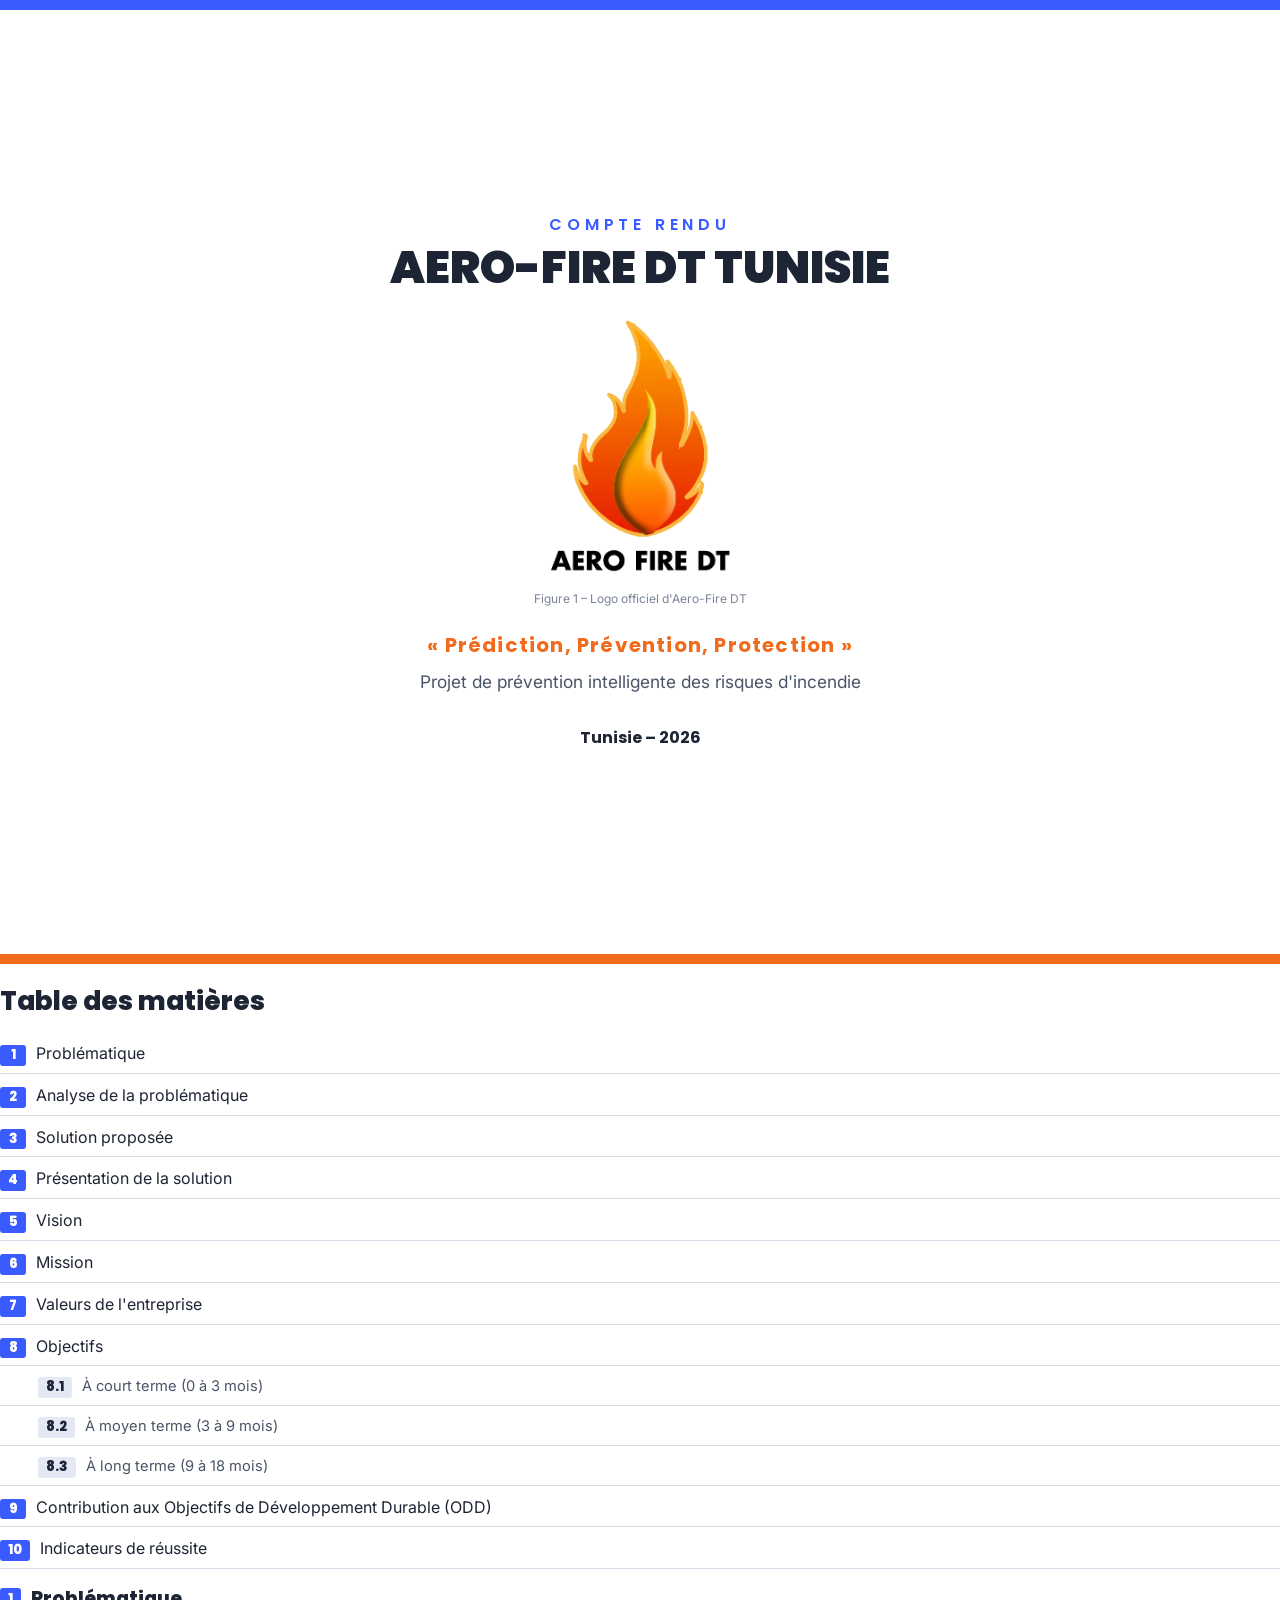
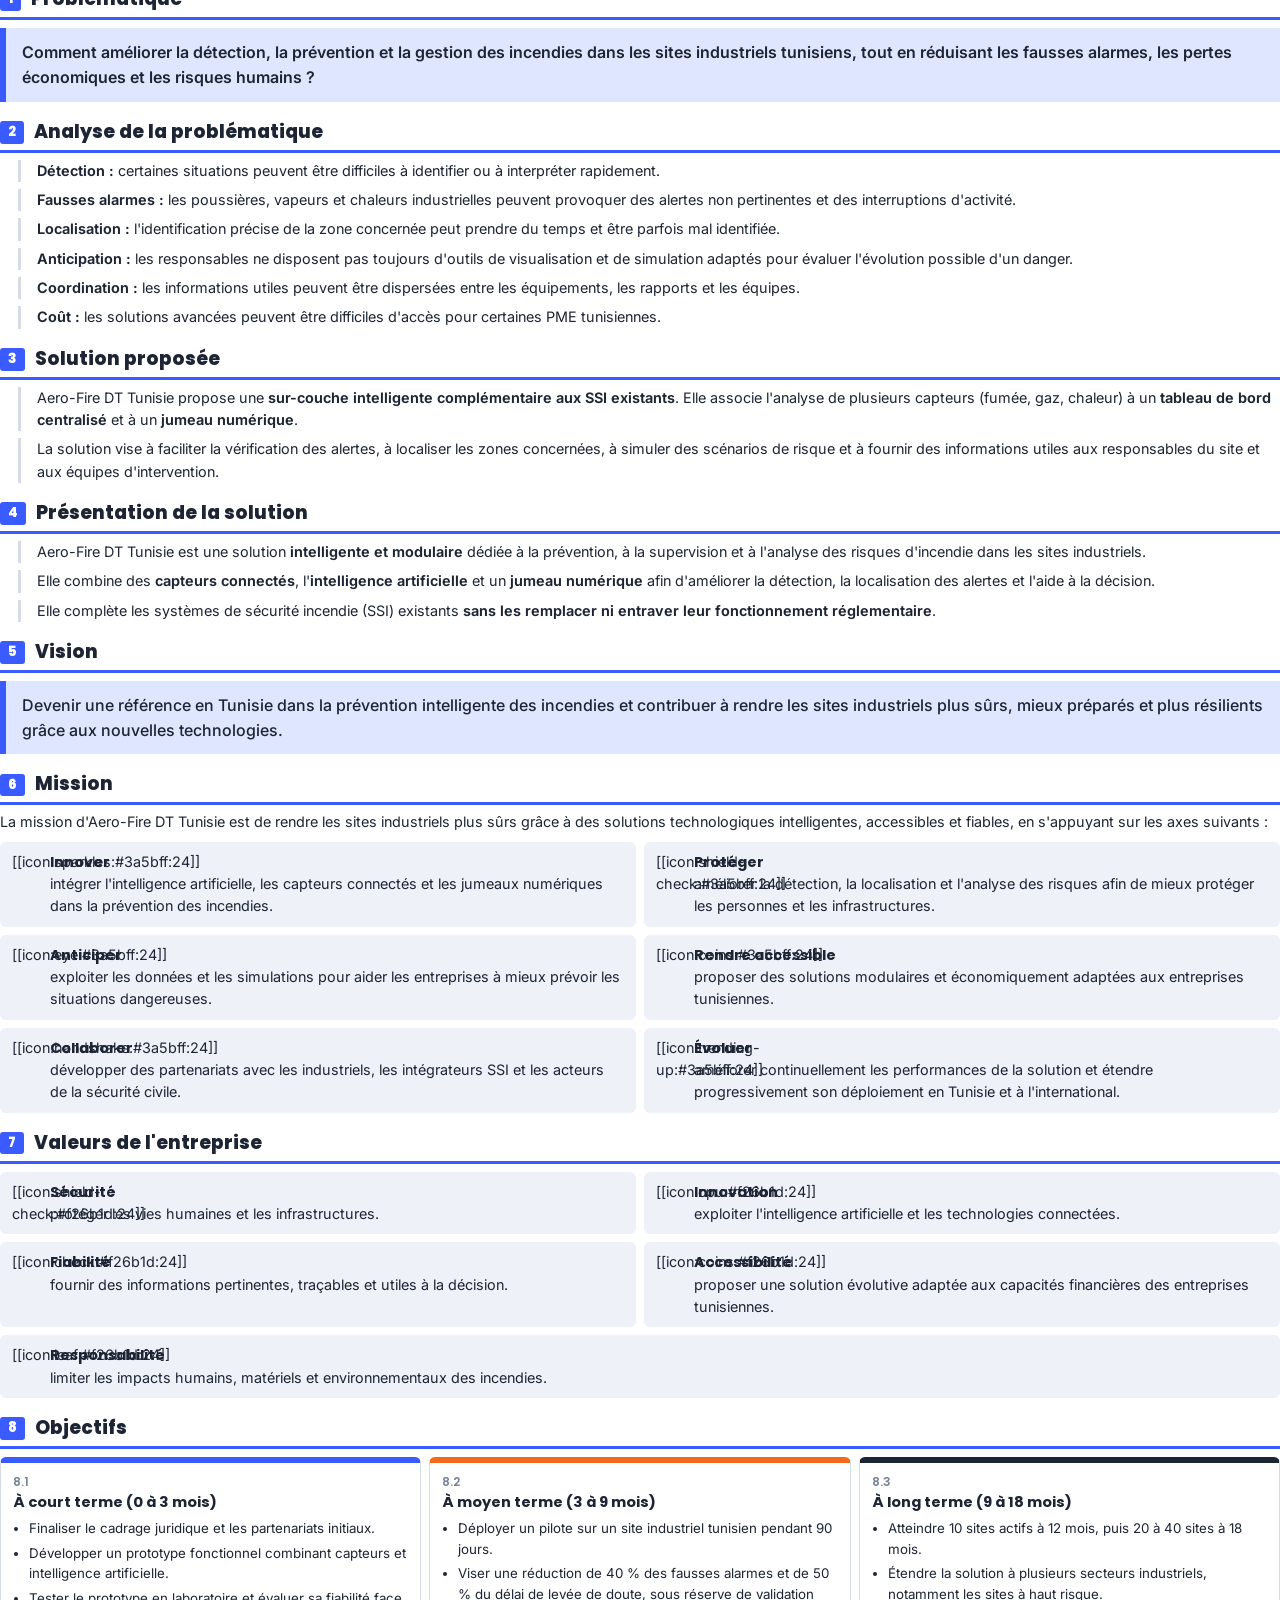
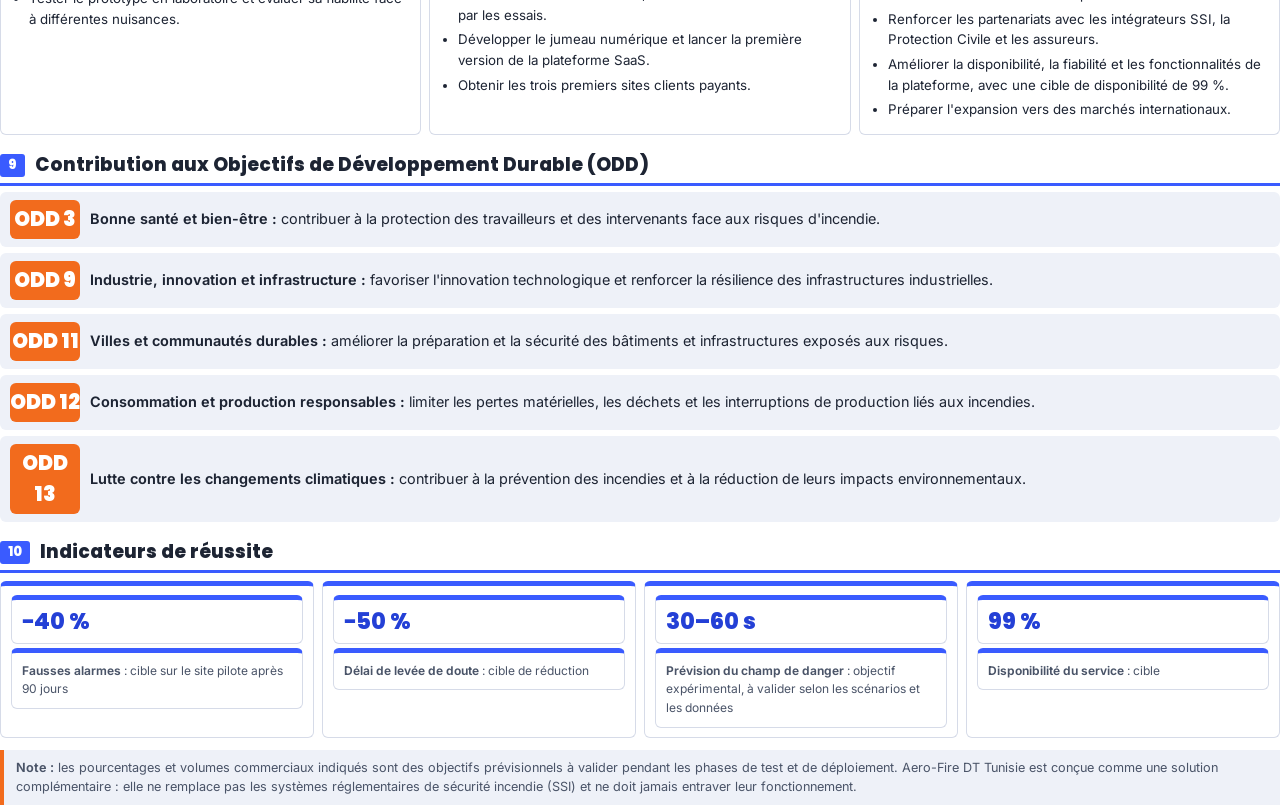
<file: docs/livrables/pdf_src/05_compte_rendu.tpl.html>
<!doctype html>
<html lang="fr"><head><meta charset="utf-8"><title>Aero-Fire DT — Compte rendu</title>
<link rel="stylesheet" href="brand.css">
<style>
.doc { font-size: 10.8pt; line-height: 1.55; }
.coverpage { height: 255mm; display: flex; flex-direction: column; align-items: center; justify-content: center; text-align: center; break-after: page; position: relative; }
.coverpage::before { content: ""; position: absolute; left: 0; right: 0; top: 0; height: 10px; background: var(--blue); }
.coverpage::after { content: ""; position: absolute; left: 0; right: 0; bottom: 0; height: 10px; background: var(--orange); }
.coverpage .k { font-family: var(--head); font-weight: 600; letter-spacing: .3em; color: var(--blue); font-size: 12pt; }
.coverpage h1 { font-family: var(--head); font-weight: 900; font-size: 34pt; margin: 6px 0 26px; line-height: 1.1; }
.coverpage img { height: 70mm; }
.coverpage .fig { font-size: 9pt; color: var(--mute); margin-top: 6px; }
.coverpage .slogan { font-family: var(--head); font-weight: 700; color: var(--orange); font-size: 15pt; letter-spacing: .06em; margin: 22px 0 8px; }
.coverpage .sub { font-size: 13pt; color: var(--ink2); }
.coverpage .yr { font-family: var(--head); font-weight: 700; font-size: 12pt; margin-top: 30px; }
.toc { break-after: page; }
.toc h2 { border: 0; font-size: 20pt; }
.toc ol { list-style: none; padding: 0; margin: 10px 0; }
.toc li { display: flex; align-items: baseline; gap: 10px; padding: 7px 0; border-bottom: 1px solid var(--line); font-size: 12pt; }
.toc li .n { font-family: var(--head); font-weight: 800; color: #fff; background: var(--blue); border-radius: 3px; padding: 0 8px; font-size: 10pt; min-width: 26px; text-align: center; }
.toc li.sub { padding-left: 38px; font-size: 11pt; color: var(--ink2); }
.toc li.sub .n { background: var(--bg3); color: var(--ink); }
.q { break-inside: avoid; background: var(--blue-l); border-left: 6px solid var(--blue); padding: 12px 16px; font-size: 12pt; font-weight: 600; margin: 8px 0 4px; }
.pts { list-style: none; padding: 0; margin: 6px 0; }
.pts li { margin: 7px 0; padding-left: 16px; border-left: 3px solid var(--line); }
.pts li b { color: var(--ink); }
.axes { display: grid; grid-template-columns: 1fr 1fr; gap: 8px; margin: 8px 0; }
.axes div { background: var(--bg2); border-radius: 6px; padding: 9px 12px; display: grid; grid-template-columns: 30px 1fr; gap: 8px; align-items: start; break-inside: avoid; }
.axes b { font-family: var(--head); font-weight: 700; display: block; }
.obj { display: grid; grid-template-columns: 1fr 1fr 1fr; gap: 8px; margin: 8px 0; }
.obj > div { background: #fff; border: 1px solid var(--line); border-top: 6px solid var(--blue); border-radius: 6px; padding: 10px 12px; break-inside: avoid; }
.obj > div:nth-child(2) { border-top-color: var(--orange); }
.obj > div:nth-child(3) { border-top-color: var(--ink); }
.obj h3 { margin: 0 0 4px; font-size: 11pt; }
.obj .t { font-size: 9pt; color: var(--mute); font-family: var(--head); font-weight: 600; }
.obj ul { padding-left: 16px; margin: 4px 0 0; font-size: 10pt; } .obj li { margin: 4px 0; }
.odd { display: grid; grid-template-columns: 1fr; gap: 6px; }
.odd div { display: grid; grid-template-columns: 70px 1fr; gap: 10px; align-items: center; background: var(--bg2); border-radius: 6px; padding: 8px 10px; break-inside: avoid; }
.odd .n { font-family: var(--head); font-weight: 900; font-size: 15pt; color: #fff; background: var(--orange); border-radius: 6px; text-align: center; padding: 4px 0; }
.kp { display: grid; grid-template-columns: repeat(4, 1fr); gap: 8px; margin: 8px 0; }
.kp div { border: 1px solid var(--line); border-top: 5px solid var(--blue); border-radius: 6px; padding: 9px 10px; break-inside: avoid; }
.kp .v { font-family: var(--head); font-weight: 800; font-size: 17pt; color: var(--blue-d); line-height: 1.1; }
.kp .l { font-size: 9pt; color: var(--ink2); margin-top: 4px; }
.note { font-size: 9.5pt; color: var(--ink2); background: var(--bg2); border-left: 4px solid var(--orange); padding: 8px 12px; margin-top: 12px; }
</style></head>
<body class="doc">

<div class="coverpage">
  <div class="k">COMPTE RENDU</div>
  <h1>AERO-FIRE DT TUNISIE</h1>
  <img src="img/logo.png" alt="Logo Aero-Fire DT">
  <div class="fig">Figure 1 – Logo officiel d'Aero-Fire DT</div>
  <div class="slogan">« Prédiction, Prévention, Protection »</div>
  <div class="sub">Projet de prévention intelligente des risques d'incendie</div>
  <div class="yr">Tunisie – 2026</div>
</div>

<div class="toc">
  <h2>Table des matières</h2>
  <ol>
    <li><span class="n">1</span>Problématique</li>
    <li><span class="n">2</span>Analyse de la problématique</li>
    <li><span class="n">3</span>Solution proposée</li>
    <li><span class="n">4</span>Présentation de la solution</li>
    <li><span class="n">5</span>Vision</li>
    <li><span class="n">6</span>Mission</li>
    <li><span class="n">7</span>Valeurs de l'entreprise</li>
    <li><span class="n">8</span>Objectifs</li>
    <li class="sub"><span class="n">8.1</span>À court terme (0 à 3 mois)</li>
    <li class="sub"><span class="n">8.2</span>À moyen terme (3 à 9 mois)</li>
    <li class="sub"><span class="n">8.3</span>À long terme (9 à 18 mois)</li>
    <li><span class="n">9</span>Contribution aux Objectifs de Développement Durable (ODD)</li>
    <li><span class="n">10</span>Indicateurs de réussite</li>
  </ol>
</div>

<h2><span class="n">1</span>Problématique</h2>
<div class="q">Comment améliorer la détection, la prévention et la gestion des incendies dans les sites industriels tunisiens, tout en réduisant les fausses alarmes, les pertes économiques et les risques humains ?</div>

<h2><span class="n">2</span>Analyse de la problématique</h2>
<ul class="pts">
<li><b>Détection :</b> certaines situations peuvent être difficiles à identifier ou à interpréter rapidement.</li>
<li><b>Fausses alarmes :</b> les poussières, vapeurs et chaleurs industrielles peuvent provoquer des alertes non pertinentes et des interruptions d'activité.</li>
<li><b>Localisation :</b> l'identification précise de la zone concernée peut prendre du temps et être parfois mal identifiée.</li>
<li><b>Anticipation :</b> les responsables ne disposent pas toujours d'outils de visualisation et de simulation adaptés pour évaluer l'évolution possible d'un danger.</li>
<li><b>Coordination :</b> les informations utiles peuvent être dispersées entre les équipements, les rapports et les équipes.</li>
<li><b>Coût :</b> les solutions avancées peuvent être difficiles d'accès pour certaines PME tunisiennes.</li>
</ul>

<h2><span class="n">3</span>Solution proposée</h2>
<ul class="pts">
<li>Aero-Fire DT Tunisie propose une <b>sur-couche intelligente complémentaire aux SSI existants</b>. Elle associe l'analyse de plusieurs capteurs (fumée, gaz, chaleur) à un <b>tableau de bord centralisé</b> et à un <b>jumeau numérique</b>.</li>
<li>La solution vise à faciliter la vérification des alertes, à localiser les zones concernées, à simuler des scénarios de risque et à fournir des informations utiles aux responsables du site et aux équipes d'intervention.</li>
</ul>

<h2><span class="n">4</span>Présentation de la solution</h2>
<ul class="pts">
<li>Aero-Fire DT Tunisie est une solution <b>intelligente et modulaire</b> dédiée à la prévention, à la supervision et à l'analyse des risques d'incendie dans les sites industriels.</li>
<li>Elle combine des <b>capteurs connectés</b>, l'<b>intelligence artificielle</b> et un <b>jumeau numérique</b> afin d'améliorer la détection, la localisation des alertes et l'aide à la décision.</li>
<li>Elle complète les systèmes de sécurité incendie (SSI) existants <b>sans les remplacer ni entraver leur fonctionnement réglementaire</b>.</li>
</ul>

<h2><span class="n">5</span>Vision</h2>
<div class="q" style="font-weight:500">Devenir une référence en Tunisie dans la prévention intelligente des incendies et contribuer à rendre les sites industriels plus sûrs, mieux préparés et plus résilients grâce aux nouvelles technologies.</div>

<h2><span class="n">6</span>Mission</h2>
<p>La mission d'Aero-Fire DT Tunisie est de rendre les sites industriels plus sûrs grâce à des solutions technologiques intelligentes, accessibles et fiables, en s'appuyant sur les axes suivants :</p>
<div class="axes">
  <div>[[icon:sparkles:#3a5bff:24]]<span><b>Innover</b>intégrer l'intelligence artificielle, les capteurs connectés et les jumeaux numériques dans la prévention des incendies.</span></div>
  <div>[[icon:shield-check:#3a5bff:24]]<span><b>Protéger</b>améliorer la détection, la localisation et l'analyse des risques afin de mieux protéger les personnes et les infrastructures.</span></div>
  <div>[[icon:eye:#3a5bff:24]]<span><b>Anticiper</b>exploiter les données et les simulations pour aider les entreprises à mieux prévoir les situations dangereuses.</span></div>
  <div>[[icon:coins:#3a5bff:24]]<span><b>Rendre accessible</b>proposer des solutions modulaires et économiquement adaptées aux entreprises tunisiennes.</span></div>
  <div>[[icon:handshake:#3a5bff:24]]<span><b>Collaborer</b>développer des partenariats avec les industriels, les intégrateurs SSI et les acteurs de la sécurité civile.</span></div>
  <div>[[icon:trending-up:#3a5bff:24]]<span><b>Évoluer</b>améliorer continuellement les performances de la solution et étendre progressivement son déploiement en Tunisie et à l'international.</span></div>
</div>

<h2><span class="n">7</span>Valeurs de l'entreprise</h2>
<div class="axes">
  <div>[[icon:shield-check:#f26b1d:24]]<span><b>Sécurité</b>protéger les vies humaines et les infrastructures.</span></div>
  <div>[[icon:cpu:#f26b1d:24]]<span><b>Innovation</b>exploiter l'intelligence artificielle et les technologies connectées.</span></div>
  <div>[[icon:check:#f26b1d:24]]<span><b>Fiabilité</b>fournir des informations pertinentes, traçables et utiles à la décision.</span></div>
  <div>[[icon:coins:#f26b1d:24]]<span><b>Accessibilité</b>proposer une solution évolutive adaptée aux capacités financières des entreprises tunisiennes.</span></div>
  <div style="grid-column:1 / 3">[[icon:leaf:#f26b1d:24]]<span><b>Responsabilité</b>limiter les impacts humains, matériels et environnementaux des incendies.</span></div>
</div>

<h2><span class="n">8</span>Objectifs</h2>
<div class="obj">
  <div><div class="t">8.1</div><h3>À court terme (0 à 3 mois)</h3><ul>
    <li>Finaliser le cadrage juridique et les partenariats initiaux.</li>
    <li>Développer un prototype fonctionnel combinant capteurs et intelligence artificielle.</li>
    <li>Tester le prototype en laboratoire et évaluer sa fiabilité face à différentes nuisances.</li></ul></div>
  <div><div class="t">8.2</div><h3>À moyen terme (3 à 9 mois)</h3><ul>
    <li>Déployer un pilote sur un site industriel tunisien pendant 90 jours.</li>
    <li>Viser une réduction de 40 % des fausses alarmes et de 50 % du délai de levée de doute, sous réserve de validation par les essais.</li>
    <li>Développer le jumeau numérique et lancer la première version de la plateforme SaaS.</li>
    <li>Obtenir les trois premiers sites clients payants.</li></ul></div>
  <div><div class="t">8.3</div><h3>À long terme (9 à 18 mois)</h3><ul>
    <li>Atteindre 10 sites actifs à 12 mois, puis 20 à 40 sites à 18 mois.</li>
    <li>Étendre la solution à plusieurs secteurs industriels, notamment les sites à haut risque.</li>
    <li>Renforcer les partenariats avec les intégrateurs SSI, la Protection Civile et les assureurs.</li>
    <li>Améliorer la disponibilité, la fiabilité et les fonctionnalités de la plateforme, avec une cible de disponibilité de 99 %.</li>
    <li>Préparer l'expansion vers des marchés internationaux.</li></ul></div>
</div>

<h2><span class="n">9</span>Contribution aux Objectifs de Développement Durable (ODD)</h2>
<div class="odd">
  <div><span class="n">ODD 3</span><span><b>Bonne santé et bien-être :</b> contribuer à la protection des travailleurs et des intervenants face aux risques d'incendie.</span></div>
  <div><span class="n">ODD 9</span><span><b>Industrie, innovation et infrastructure :</b> favoriser l'innovation technologique et renforcer la résilience des infrastructures industrielles.</span></div>
  <div><span class="n">ODD 11</span><span><b>Villes et communautés durables :</b> améliorer la préparation et la sécurité des bâtiments et infrastructures exposés aux risques.</span></div>
  <div><span class="n">ODD 12</span><span><b>Consommation et production responsables :</b> limiter les pertes matérielles, les déchets et les interruptions de production liés aux incendies.</span></div>
  <div><span class="n">ODD 13</span><span><b>Lutte contre les changements climatiques :</b> contribuer à la prévention des incendies et à la réduction de leurs impacts environnementaux.</span></div>
</div>

<h2><span class="n">10</span>Indicateurs de réussite</h2>
<div class="kp">
  <div><div class="v">−40 %</div><div class="l"><b>Fausses alarmes</b> : cible sur le site pilote après 90 jours</div></div>
  <div><div class="v">−50 %</div><div class="l"><b>Délai de levée de doute</b> : cible de réduction</div></div>
  <div><div class="v">30–60 s</div><div class="l"><b>Prévision du champ de danger</b> : objectif expérimental, à valider selon les scénarios et les données</div></div>
  <div><div class="v">99 %</div><div class="l"><b>Disponibilité du service</b> : cible</div></div>
</div>
<div class="note"><b>Note :</b> les pourcentages et volumes commerciaux indiqués sont des objectifs prévisionnels à valider pendant les phases de test et de déploiement. Aero-Fire DT Tunisie est conçue comme une solution complémentaire : elle ne remplace pas les systèmes réglementaires de sécurité incendie (SSI) et ne doit jamais entraver leur fonctionnement.</div>
</body></html>
</file>
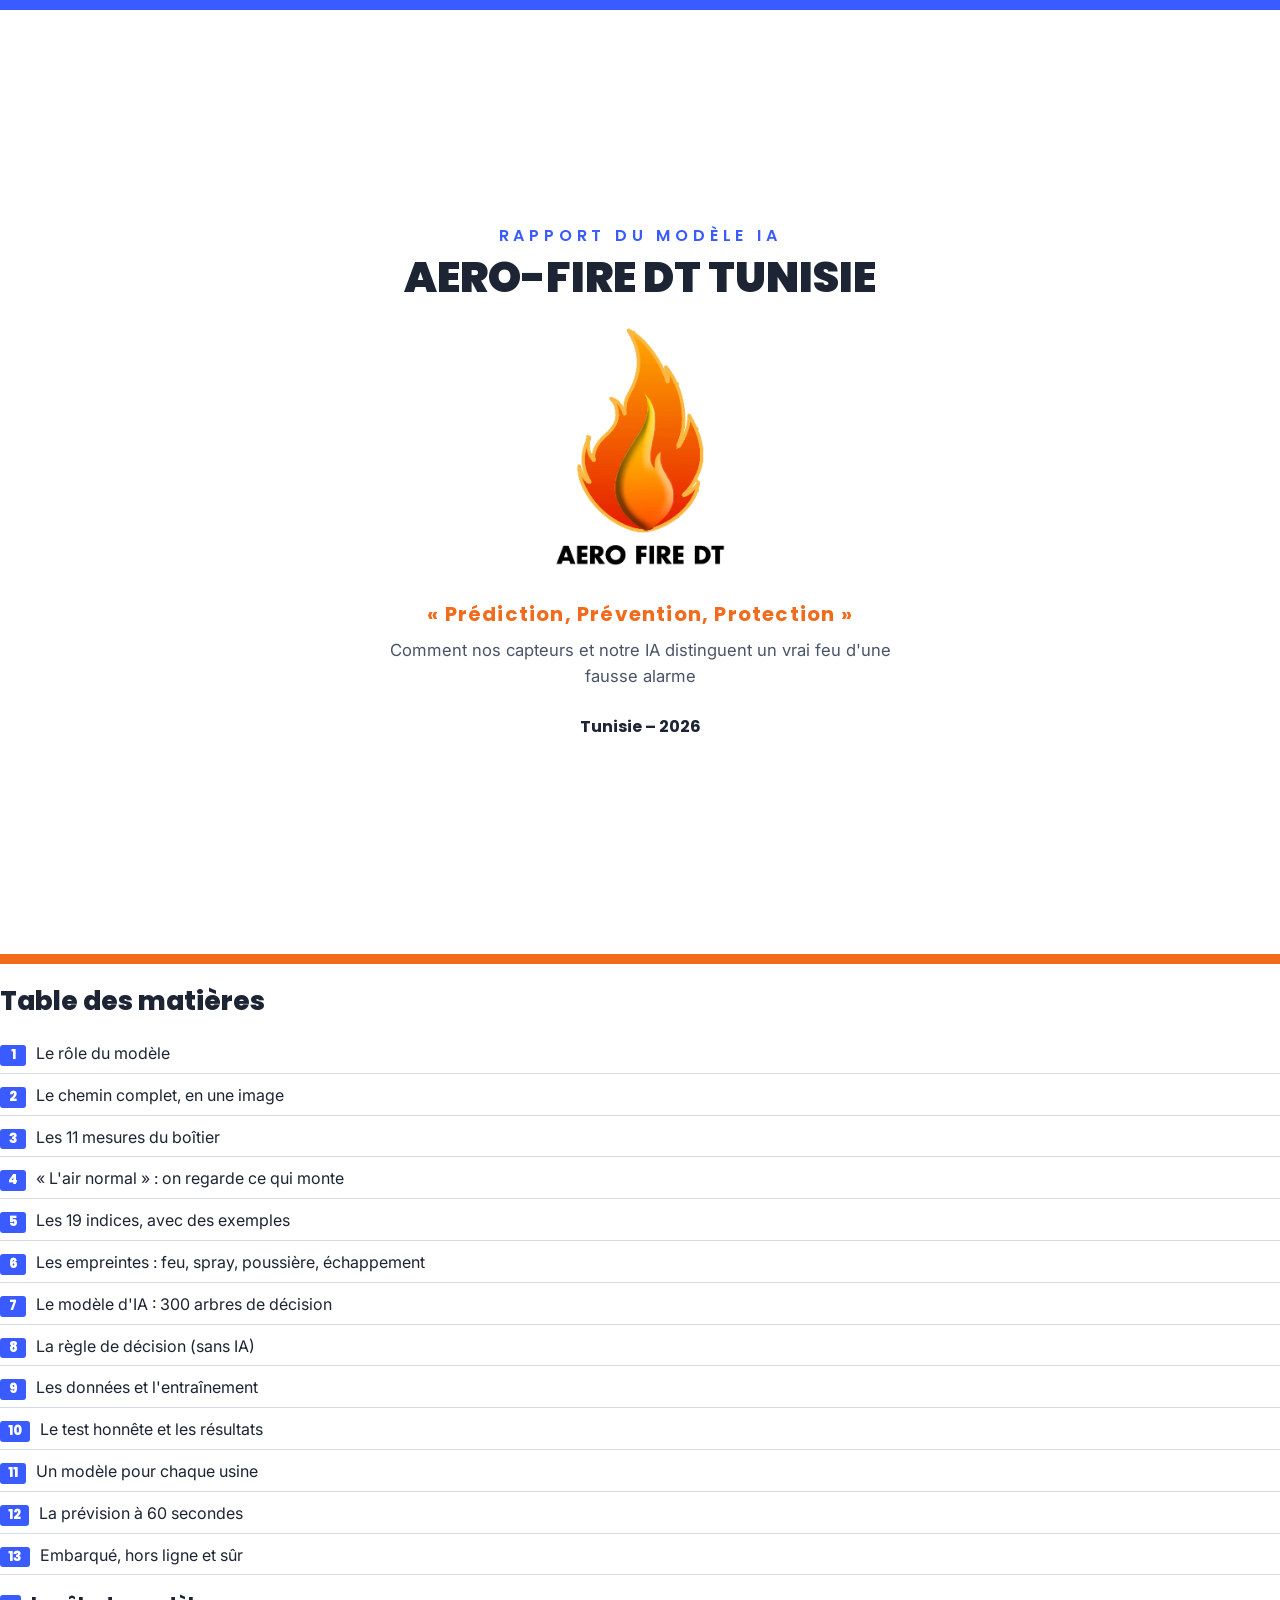
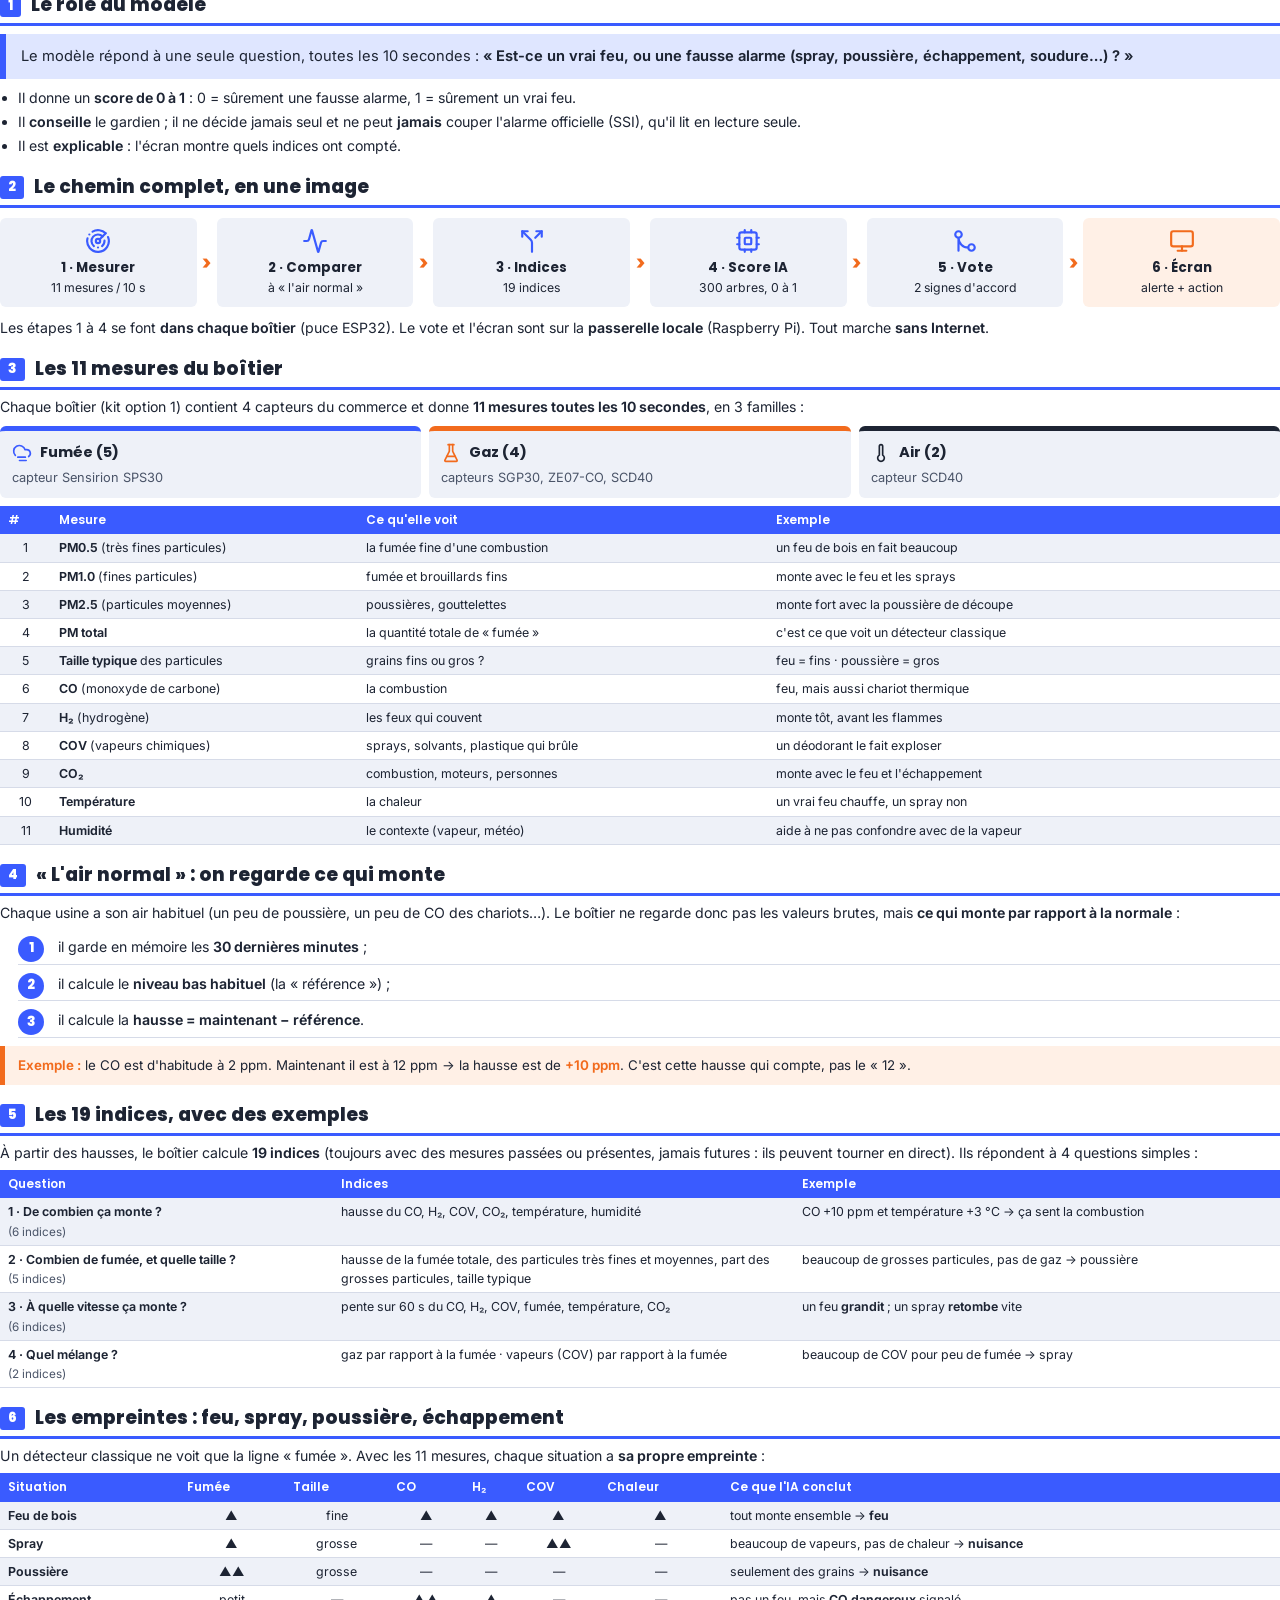
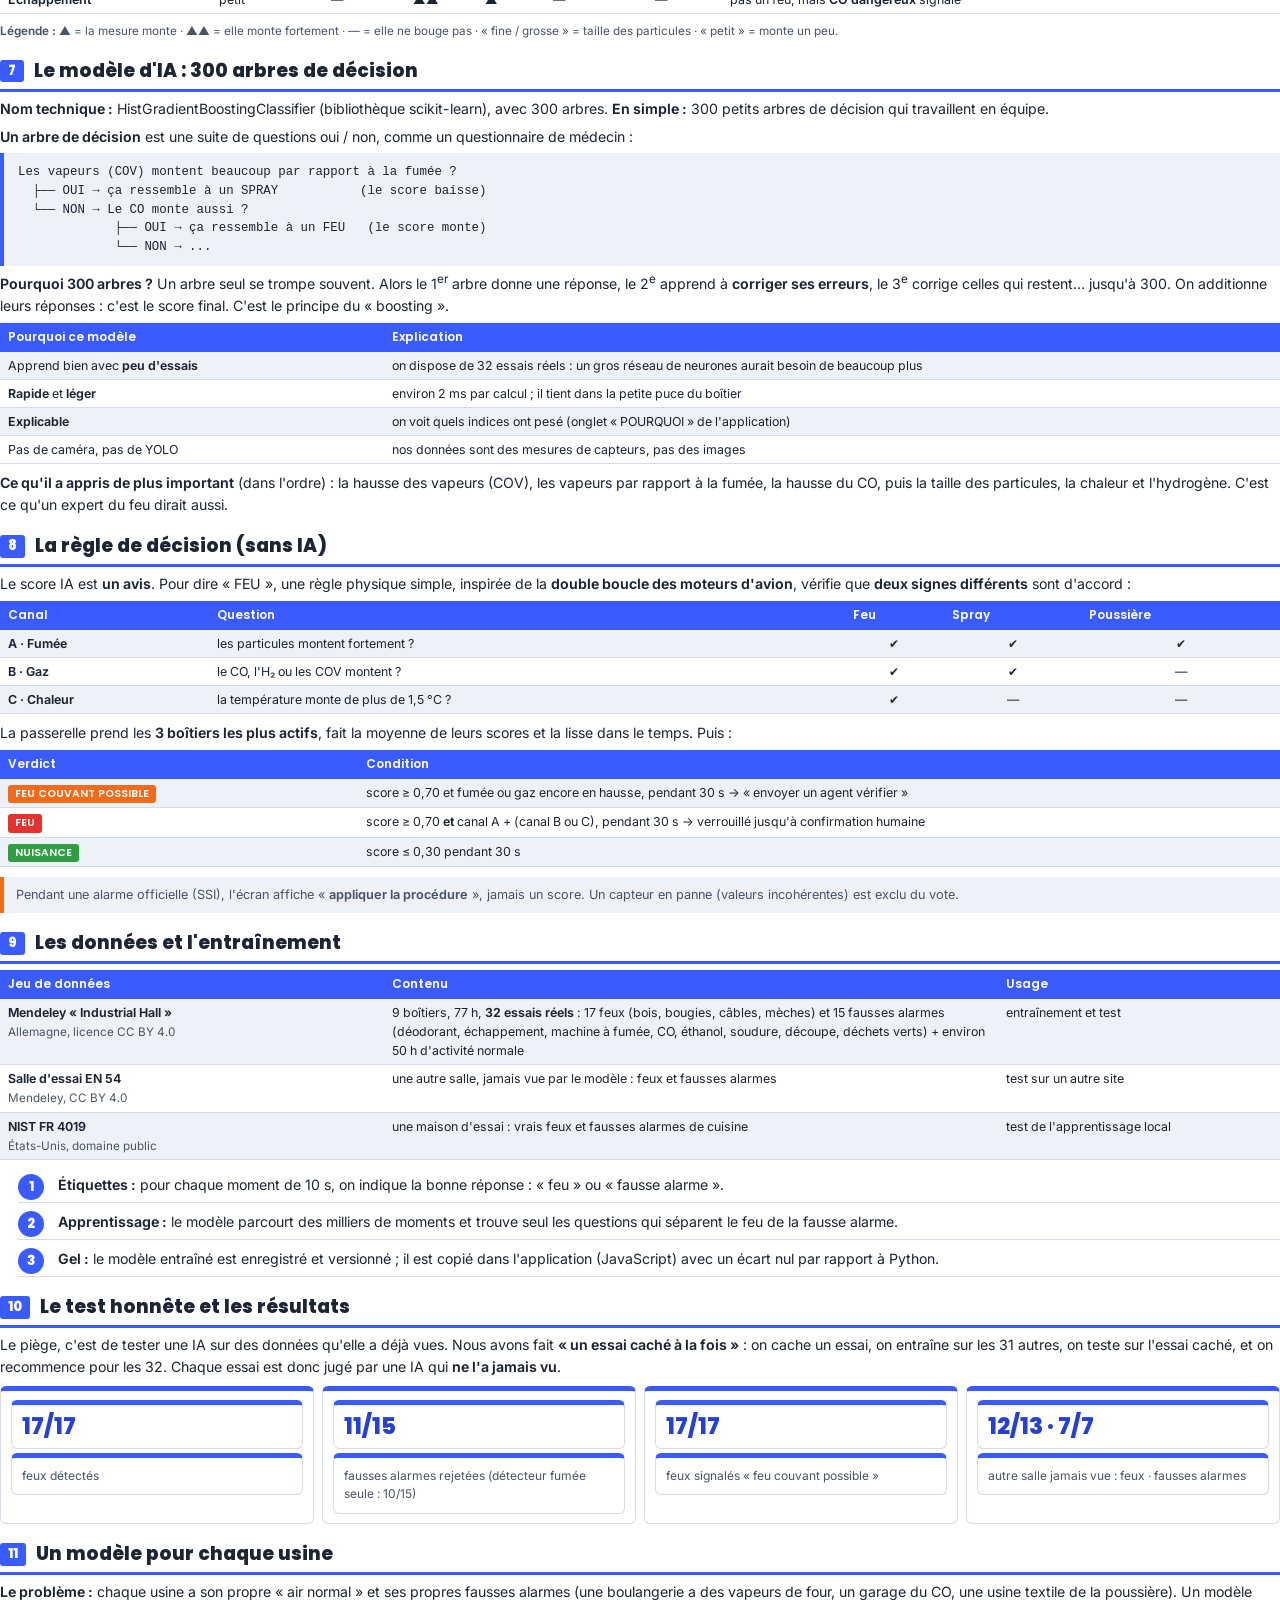
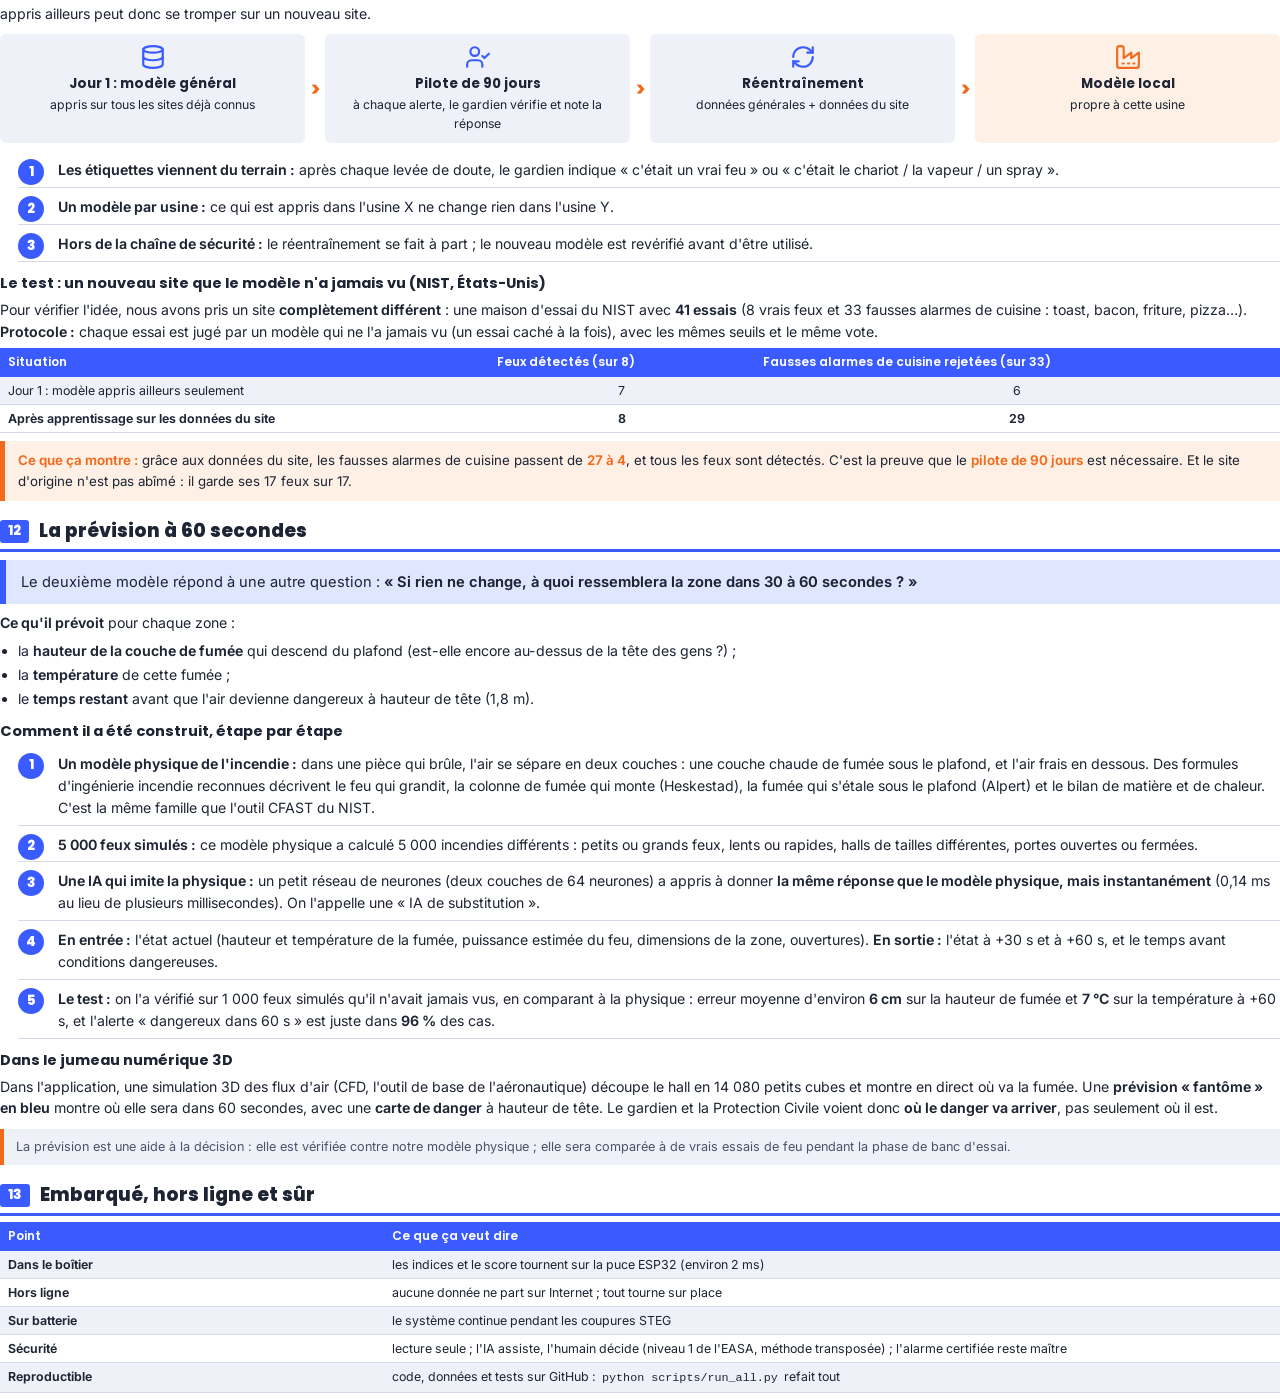
<file: docs/livrables/pdf_src/06_rapport_ia.html>
<!doctype html>
<html lang="fr"><head><meta charset="utf-8"><title>Aero-Fire DT — Rapport du modèle IA</title>
<link rel="stylesheet" href="brand.css">
<style>
.doc { font-size: 10.6pt; line-height: 1.55; }
.coverpage { height: 255mm; display: flex; flex-direction: column; align-items: center; justify-content: center; text-align: center; break-after: page; position: relative; }
.coverpage::before { content: ""; position: absolute; left: 0; right: 0; top: 0; height: 10px; background: var(--blue); }
.coverpage::after { content: ""; position: absolute; left: 0; right: 0; bottom: 0; height: 10px; background: var(--orange); }
.coverpage .k { font-family: var(--head); font-weight: 600; letter-spacing: .3em; color: var(--blue); font-size: 12pt; }
.coverpage h1 { font-family: var(--head); font-weight: 900; font-size: 32pt; margin: 6px 0 26px; line-height: 1.1; }
.coverpage img { height: 66mm; }
.coverpage .slogan { font-family: var(--head); font-weight: 700; color: var(--orange); font-size: 15pt; letter-spacing: .06em; margin: 22px 0 8px; }
.coverpage .sub { font-size: 12.5pt; color: var(--ink2); max-width: 140mm; }
.coverpage .yr { font-family: var(--head); font-weight: 700; font-size: 12pt; margin-top: 26px; }
.toc { break-after: page; }
.toc h2 { border: 0; font-size: 20pt; }
.toc ol { list-style: none; padding: 0; margin: 10px 0; }
.toc li { display: flex; align-items: baseline; gap: 10px; padding: 7px 0; border-bottom: 1px solid var(--line); font-size: 12pt; }
.toc li .n { font-family: var(--head); font-weight: 800; color: #fff; background: var(--blue); border-radius: 3px; padding: 0 8px; font-size: 10pt; min-width: 26px; text-align: center; }
.q { break-inside: avoid; background: var(--blue-l); border-left: 6px solid var(--blue); padding: 11px 15px; font-size: 11pt; margin: 8px 0; }
.flow2 { display: flex; align-items: stretch; gap: 0; margin: 10px 0; break-inside: avoid; }
.flow2 .s { flex: 1; background: var(--bg2); border-radius: 6px; padding: 10px 8px; text-align: center; font-size: 9.2pt; }
.flow2 .s b { display: block; font-family: var(--head); font-weight: 700; font-size: 10pt; margin-top: 4px; color: var(--ink); }
.flow2 .a { width: 20px; display: flex; align-items: center; justify-content: center; color: var(--orange); font-weight: 900; font-size: 15pt; }
.fam { display: grid; grid-template-columns: 1fr 1fr 1fr; gap: 8px; margin: 8px 0; }
.fam > div { background: var(--bg2); border-radius: 6px; padding: 10px 12px; border-top: 5px solid var(--blue); break-inside: avoid; }
.fam > div:nth-child(2) { border-top-color: var(--orange); } .fam > div:nth-child(3) { border-top-color: var(--ink); }
.fam b { font-family: var(--head); font-weight: 700; font-size: 11pt; display: flex; align-items: center; gap: 8px; }
.fam p { margin: 4px 0 0; font-size: 9.6pt; color: var(--ink2); }
.ex { background: var(--orange-l); border-left: 5px solid var(--orange); padding: 9px 13px; margin: 8px 0; font-size: 10pt; break-inside: avoid; }
.ex b { color: var(--orange); }
table td.c { text-align: center; }
.tree { font-family: Consolas, monospace; font-size: 9.3pt; background: var(--bg2); border-left: 4px solid var(--blue); padding: 10px 14px; white-space: pre; break-inside: avoid; line-height: 1.5; }
.kp { display: grid; grid-template-columns: repeat(4, 1fr); gap: 8px; margin: 8px 0; break-inside: avoid; }
.kp div { border: 1px solid var(--line); border-top: 5px solid var(--blue); border-radius: 6px; padding: 9px 10px; }
.kp .v { font-family: var(--head); font-weight: 800; font-size: 17pt; color: var(--blue-d); line-height: 1.1; }
.kp .l { font-size: 9pt; color: var(--ink2); margin-top: 4px; }
.steps { counter-reset: s; list-style: none; padding: 0; margin: 8px 0; }
.steps li { counter-increment: s; position: relative; padding: 6px 0 6px 40px; border-bottom: 1px solid var(--line); }
.steps li::before { content: counter(s); position: absolute; left: 0; top: 6px; width: 26px; height: 26px; border-radius: 50%; background: var(--blue); color: #fff; font-family: var(--head); font-weight: 800; display: flex; align-items: center; justify-content: center; font-size: 10pt; }
.note { font-size: 9.5pt; color: var(--ink2); background: var(--bg2); border-left: 4px solid var(--orange); padding: 8px 12px; margin-top: 10px; }
</style></head>
<body class="doc">

<div class="coverpage">
  <div class="k">RAPPORT DU MODÈLE IA</div>
  <h1>AERO-FIRE DT TUNISIE</h1>
  <img src="img/logo.png" alt="Logo Aero-Fire DT">
  <div class="slogan">« Prédiction, Prévention, Protection »</div>
  <div class="sub">Comment nos capteurs et notre IA distinguent un vrai feu d'une fausse alarme</div>
  <div class="yr">Tunisie – 2026</div>
</div>

<div class="toc">
  <h2>Table des matières</h2>
  <ol>
    <li><span class="n">1</span>Le rôle du modèle</li>
    <li><span class="n">2</span>Le chemin complet, en une image</li>
    <li><span class="n">3</span>Les 11 mesures du boîtier</li>
    <li><span class="n">4</span>« L'air normal » : on regarde ce qui monte</li>
    <li><span class="n">5</span>Les 19 indices, avec des exemples</li>
    <li><span class="n">6</span>Les empreintes : feu, spray, poussière, échappement</li>
    <li><span class="n">7</span>Le modèle d'IA : 300 arbres de décision</li>
    <li><span class="n">8</span>La règle de décision (sans IA)</li>
    <li><span class="n">9</span>Les données et l'entraînement</li>
    <li><span class="n">10</span>Le test honnête et les résultats</li>
    <li><span class="n">11</span>Un modèle pour chaque usine</li>
    <li><span class="n">12</span>La prévision à 60 secondes</li>
    <li><span class="n">13</span>Embarqué, hors ligne et sûr</li>
  </ol>
</div>

<h2><span class="n">1</span>Le rôle du modèle</h2>
<div class="q">Le modèle répond à une seule question, toutes les 10 secondes : <b>« Est-ce un vrai feu, ou une fausse alarme (spray, poussière, échappement, soudure…) ? »</b></div>
<ul>
<li>Il donne un <b>score de 0 à 1</b> : 0 = sûrement une fausse alarme, 1 = sûrement un vrai feu.</li>
<li>Il <b>conseille</b> le gardien ; il ne décide jamais seul et ne peut <b>jamais</b> couper l'alarme officielle (SSI), qu'il lit en lecture seule.</li>
<li>Il est <b>explicable</b> : l'écran montre quels indices ont compté.</li>
</ul>

<h2><span class="n">2</span>Le chemin complet, en une image</h2>
<div class="flow2">
  <div class="s"><svg class="ico lucide lucide-radar" xmlns="http://www.w3.org/2000/svg" width="26" height="26" viewBox="0 0 24 24" fill="none" stroke="#3a5bff" stroke-width="2" stroke-linecap="round" stroke-linejoin="round" > <path d="M19.07 4.93A10 10 0 0 0 6.99 3.34" /> <path d="M4 6h.01" /> <path d="M2.29 9.62A10 10 0 1 0 21.31 8.35" /> <path d="M16.24 7.76A6 6 0 1 0 8.23 16.67" /> <path d="M12 18h.01" /> <path d="M17.99 11.66A6 6 0 0 1 15.77 16.67" /> <circle cx="12" cy="12" r="2" /> <path d="m13.41 10.59 5.66-5.66" /> </svg><b>1 · Mesurer</b>11 mesures / 10 s</div><div class="a">›</div>
  <div class="s"><svg class="ico lucide lucide-activity" xmlns="http://www.w3.org/2000/svg" width="26" height="26" viewBox="0 0 24 24" fill="none" stroke="#3a5bff" stroke-width="2" stroke-linecap="round" stroke-linejoin="round" > <path d="M22 12h-2.48a2 2 0 0 0-1.93 1.46l-2.35 8.36a.25.25 0 0 1-.48 0L9.24 2.18a.25.25 0 0 0-.48 0l-2.35 8.36A2 2 0 0 1 4.49 12H2" /> </svg><b>2 · Comparer</b>à « l'air normal »</div><div class="a">›</div>
  <div class="s"><svg class="ico lucide lucide-split" xmlns="http://www.w3.org/2000/svg" width="26" height="26" viewBox="0 0 24 24" fill="none" stroke="#3a5bff" stroke-width="2" stroke-linecap="round" stroke-linejoin="round" > <path d="M16 3h5v5" /> <path d="M8 3H3v5" /> <path d="M12 22v-8.3a4 4 0 0 0-1.172-2.872L3 3" /> <path d="m15 9 6-6" /> </svg><b>3 · Indices</b>19 indices</div><div class="a">›</div>
  <div class="s"><svg class="ico lucide lucide-cpu" xmlns="http://www.w3.org/2000/svg" width="26" height="26" viewBox="0 0 24 24" fill="none" stroke="#3a5bff" stroke-width="2" stroke-linecap="round" stroke-linejoin="round" > <rect width="16" height="16" x="4" y="4" rx="2" /> <rect width="6" height="6" x="9" y="9" rx="1" /> <path d="M15 2v2" /> <path d="M15 20v2" /> <path d="M2 15h2" /> <path d="M2 9h2" /> <path d="M20 15h2" /> <path d="M20 9h2" /> <path d="M9 2v2" /> <path d="M9 20v2" /> </svg><b>4 · Score IA</b>300 arbres, 0 à 1</div><div class="a">›</div>
  <div class="s"><svg class="ico lucide lucide-git-merge" xmlns="http://www.w3.org/2000/svg" width="26" height="26" viewBox="0 0 24 24" fill="none" stroke="#3a5bff" stroke-width="2" stroke-linecap="round" stroke-linejoin="round" > <circle cx="18" cy="18" r="3" /> <circle cx="6" cy="6" r="3" /> <path d="M6 21V9a9 9 0 0 0 9 9" /> </svg><b>5 · Vote</b>2 signes d'accord</div><div class="a">›</div>
  <div class="s" style="background:var(--orange-l)"><svg class="ico lucide lucide-monitor" xmlns="http://www.w3.org/2000/svg" width="26" height="26" viewBox="0 0 24 24" fill="none" stroke="#f26b1d" stroke-width="2" stroke-linecap="round" stroke-linejoin="round" > <rect width="20" height="14" x="2" y="3" rx="2" /> <line x1="8" x2="16" y1="21" y2="21" /> <line x1="12" x2="12" y1="17" y2="21" /> </svg><b>6 · Écran</b>alerte + action</div>
</div>
<p>Les étapes 1 à 4 se font <b>dans chaque boîtier</b> (puce ESP32). Le vote et l'écran sont sur la <b>passerelle locale</b> (Raspberry Pi). Tout marche <b>sans Internet</b>.</p>

<h2><span class="n">3</span>Les 11 mesures du boîtier</h2>
<p>Chaque boîtier (kit option 1) contient 4 capteurs du commerce et donne <b>11 mesures toutes les 10 secondes</b>, en 3 familles :</p>
<div class="fam">
  <div><b><svg class="ico lucide lucide-cloud-fog" xmlns="http://www.w3.org/2000/svg" width="20" height="20" viewBox="0 0 24 24" fill="none" stroke="#3a5bff" stroke-width="2" stroke-linecap="round" stroke-linejoin="round" > <path d="M4 14.899A7 7 0 1 1 15.71 8h1.79a4.5 4.5 0 0 1 2.5 8.242" /> <path d="M16 17H7" /> <path d="M17 21H9" /> </svg> Fumée (5)</b><p>capteur Sensirion SPS30</p></div>
  <div><b><svg class="ico lucide lucide-flask-conical" xmlns="http://www.w3.org/2000/svg" width="20" height="20" viewBox="0 0 24 24" fill="none" stroke="#f26b1d" stroke-width="2" stroke-linecap="round" stroke-linejoin="round" > <path d="M10 2v7.527a2 2 0 0 1-.211.896L4.72 20.55a1 1 0 0 0 .9 1.45h12.76a1 1 0 0 0 .9-1.45l-5.069-10.127A2 2 0 0 1 14 9.527V2" /> <path d="M8.5 2h7" /> <path d="M7 16h10" /> </svg> Gaz (4)</b><p>capteurs SGP30, ZE07-CO, SCD40</p></div>
  <div><b><svg class="ico lucide lucide-thermometer" xmlns="http://www.w3.org/2000/svg" width="20" height="20" viewBox="0 0 24 24" fill="none" stroke="#1d2433" stroke-width="2" stroke-linecap="round" stroke-linejoin="round" > <path d="M14 4v10.54a4 4 0 1 1-4 0V4a2 2 0 0 1 4 0Z" /> </svg> Air (2)</b><p>capteur SCD40</p></div>
</div>
<table>
<tr><th style="width:4%">#</th><th style="width:24%">Mesure</th><th style="width:32%">Ce qu'elle voit</th><th>Exemple</th></tr>
<tr><td class="c">1</td><td><b>PM0.5</b> (très fines particules)</td><td>la fumée fine d'une combustion</td><td>un feu de bois en fait beaucoup</td></tr>
<tr><td class="c">2</td><td><b>PM1.0</b> (fines particules)</td><td>fumée et brouillards fins</td><td>monte avec le feu et les sprays</td></tr>
<tr><td class="c">3</td><td><b>PM2.5</b> (particules moyennes)</td><td>poussières, gouttelettes</td><td>monte fort avec la poussière de découpe</td></tr>
<tr><td class="c">4</td><td><b>PM total</b></td><td>la quantité totale de « fumée »</td><td>c'est ce que voit un détecteur classique</td></tr>
<tr><td class="c">5</td><td><b>Taille typique</b> des particules</td><td>grains fins ou gros ?</td><td>feu = fins · poussière = gros</td></tr>
<tr><td class="c">6</td><td><b>CO</b> (monoxyde de carbone)</td><td>la combustion</td><td>feu, mais aussi chariot thermique</td></tr>
<tr><td class="c">7</td><td><b>H₂</b> (hydrogène)</td><td>les feux qui couvent</td><td>monte tôt, avant les flammes</td></tr>
<tr><td class="c">8</td><td><b>COV</b> (vapeurs chimiques)</td><td>sprays, solvants, plastique qui brûle</td><td>un déodorant le fait exploser</td></tr>
<tr><td class="c">9</td><td><b>CO₂</b></td><td>combustion, moteurs, personnes</td><td>monte avec le feu et l'échappement</td></tr>
<tr><td class="c">10</td><td><b>Température</b></td><td>la chaleur</td><td>un vrai feu chauffe, un spray non</td></tr>
<tr><td class="c">11</td><td><b>Humidité</b></td><td>le contexte (vapeur, météo)</td><td>aide à ne pas confondre avec de la vapeur</td></tr>
</table>

<h2><span class="n">4</span>« L'air normal » : on regarde ce qui monte</h2>
<p>Chaque usine a son air habituel (un peu de poussière, un peu de CO des chariots…). Le boîtier ne regarde donc pas les valeurs brutes, mais <b>ce qui monte par rapport à la normale</b> :</p>
<ul class="steps">
<li>il garde en mémoire les <b>30 dernières minutes</b> ;</li>
<li>il calcule le <b>niveau bas habituel</b> (la « référence ») ;</li>
<li>il calcule la <b>hausse = maintenant − référence</b>.</li>
</ul>
<div class="ex"><b>Exemple :</b> le CO est d'habitude à 2 ppm. Maintenant il est à 12 ppm → la hausse est de <b>+10 ppm</b>. C'est cette hausse qui compte, pas le « 12 ».</div>

<h2><span class="n">5</span>Les 19 indices, avec des exemples</h2>
<p>À partir des hausses, le boîtier calcule <b>19 indices</b> (toujours avec des mesures passées ou présentes, jamais futures : ils peuvent tourner en direct). Ils répondent à 4 questions simples :</p>
<table>
<tr><th style="width:26%">Question</th><th style="width:36%">Indices</th><th>Exemple</th></tr>
<tr><td><b>1 · De combien ça monte ?</b><br><span class="small">(6 indices)</span></td><td>hausse du CO, H₂, COV, CO₂, température, humidité</td><td>CO +10 ppm et température +3 °C → ça sent la combustion</td></tr>
<tr><td><b>2 · Combien de fumée, et quelle taille ?</b><br><span class="small">(5 indices)</span></td><td>hausse de la fumée totale, des particules très fines et moyennes, part des grosses particules, taille typique</td><td>beaucoup de grosses particules, pas de gaz → poussière</td></tr>
<tr><td><b>3 · À quelle vitesse ça monte ?</b><br><span class="small">(6 indices)</span></td><td>pente sur 60 s du CO, H₂, COV, fumée, température, CO₂</td><td>un feu <b>grandit</b> ; un spray <b>retombe</b> vite</td></tr>
<tr><td><b>4 · Quel mélange ?</b><br><span class="small">(2 indices)</span></td><td>gaz par rapport à la fumée · vapeurs (COV) par rapport à la fumée</td><td>beaucoup de COV pour peu de fumée → spray</td></tr>
</table>

<h2><span class="n">6</span>Les empreintes : feu, spray, poussière, échappement</h2>
<p>Un détecteur classique ne voit que la ligne « fumée ». Avec les 11 mesures, chaque situation a <b>sa propre empreinte</b> :</p>
<table>
<tr><th>Situation</th><th class="c">Fumée</th><th class="c">Taille</th><th class="c">CO</th><th class="c">H₂</th><th class="c">COV</th><th class="c">Chaleur</th><th>Ce que l'IA conclut</th></tr>
<tr><td><b>Feu de bois</b></td><td class="c">▲</td><td class="c">fine</td><td class="c">▲</td><td class="c">▲</td><td class="c">▲</td><td class="c">▲</td><td>tout monte ensemble → <b>feu</b></td></tr>
<tr><td><b>Spray</b></td><td class="c">▲</td><td class="c">grosse</td><td class="c">—</td><td class="c">—</td><td class="c">▲▲</td><td class="c">—</td><td>beaucoup de vapeurs, pas de chaleur → <b>nuisance</b></td></tr>
<tr><td><b>Poussière</b></td><td class="c">▲▲</td><td class="c">grosse</td><td class="c">—</td><td class="c">—</td><td class="c">—</td><td class="c">—</td><td>seulement des grains → <b>nuisance</b></td></tr>
<tr><td><b>Échappement</b></td><td class="c">petit</td><td class="c">—</td><td class="c">▲▲</td><td class="c">▲</td><td class="c">—</td><td class="c">—</td><td>pas un feu, mais <b>CO dangereux</b> signalé</td></tr>
</table>
<p class="small"><b>Légende :</b> ▲ = la mesure monte · ▲▲ = elle monte fortement · — = elle ne bouge pas · « fine / grosse » = taille des particules · « petit » = monte un peu.</p>

<h2><span class="n">7</span>Le modèle d'IA : 300 arbres de décision</h2>
<p><b>Nom technique :</b> HistGradientBoostingClassifier (bibliothèque scikit-learn), avec 300 arbres. <b>En simple :</b> 300 petits arbres de décision qui travaillent en équipe.</p>
<p><b>Un arbre de décision</b> est une suite de questions oui / non, comme un questionnaire de médecin :</p>
<div class="tree">Les vapeurs (COV) montent beaucoup par rapport à la fumée ?
  ├── OUI → ça ressemble à un SPRAY           (le score baisse)
  └── NON → Le CO monte aussi ?
             ├── OUI → ça ressemble à un FEU   (le score monte)
             └── NON → ...</div>
<p><b>Pourquoi 300 arbres ?</b> Un arbre seul se trompe souvent. Alors le 1<sup>er</sup> arbre donne une réponse, le 2<sup>e</sup> apprend à <b>corriger ses erreurs</b>, le 3<sup>e</sup> corrige celles qui restent… jusqu'à 300. On additionne leurs réponses : c'est le score final. C'est le principe du « boosting ».</p>
<table>
<tr><th style="width:30%">Pourquoi ce modèle</th><th>Explication</th></tr>
<tr><td>Apprend bien avec <b>peu d'essais</b></td><td>on dispose de 32 essais réels : un gros réseau de neurones aurait besoin de beaucoup plus</td></tr>
<tr><td><b>Rapide</b> et <b>léger</b></td><td>environ 2 ms par calcul ; il tient dans la petite puce du boîtier</td></tr>
<tr><td><b>Explicable</b></td><td>on voit quels indices ont pesé (onglet « POURQUOI » de l'application)</td></tr>
<tr><td>Pas de caméra, pas de YOLO</td><td>nos données sont des mesures de capteurs, pas des images</td></tr>
</table>
<p><b>Ce qu'il a appris de plus important</b> (dans l'ordre) : la hausse des vapeurs (COV), les vapeurs par rapport à la fumée, la hausse du CO, puis la taille des particules, la chaleur et l'hydrogène. C'est ce qu'un expert du feu dirait aussi.</p>

<h2><span class="n">8</span>La règle de décision (sans IA)</h2>
<p>Le score IA est <b>un avis</b>. Pour dire « FEU », une règle physique simple, inspirée de la <b>double boucle des moteurs d'avion</b>, vérifie que <b>deux signes différents</b> sont d'accord :</p>
<table>
<tr><th>Canal</th><th>Question</th><th>Feu</th><th>Spray</th><th>Poussière</th></tr>
<tr><td><b>A · Fumée</b></td><td>les particules montent fortement ?</td><td class="c">✔</td><td class="c">✔</td><td class="c">✔</td></tr>
<tr><td><b>B · Gaz</b></td><td>le CO, l'H₂ ou les COV montent ?</td><td class="c">✔</td><td class="c">✔</td><td class="c">—</td></tr>
<tr><td><b>C · Chaleur</b></td><td>la température monte de plus de 1,5 °C ?</td><td class="c">✔</td><td class="c">—</td><td class="c">—</td></tr>
</table>
<p>La passerelle prend les <b>3 boîtiers les plus actifs</b>, fait la moyenne de leurs scores et la lisse dans le temps. Puis :</p>
<table>
<tr><th style="width:28%">Verdict</th><th>Condition</th></tr>
<tr><td><span class="badge" style="background:var(--orange)">FEU COUVANT POSSIBLE</span></td><td>score ≥ 0,70 et fumée ou gaz encore en hausse, pendant 30 s → « envoyer un agent vérifier »</td></tr>
<tr><td><span class="badge" style="background:var(--red)">FEU</span></td><td>score ≥ 0,70 <b>et</b> canal A + (canal B ou C), pendant 30 s → verrouillé jusqu'à confirmation humaine</td></tr>
<tr><td><span class="badge" style="background:#2f9e44">NUISANCE</span></td><td>score ≤ 0,30 pendant 30 s</td></tr>
</table>
<div class="note">Pendant une alarme officielle (SSI), l'écran affiche « <b>appliquer la procédure</b> », jamais un score. Un capteur en panne (valeurs incohérentes) est exclu du vote.</div>

<h2><span class="n">9</span>Les données et l'entraînement</h2>
<table>
<tr><th style="width:30%">Jeu de données</th><th>Contenu</th><th style="width:22%">Usage</th></tr>
<tr><td><b>Mendeley « Industrial Hall »</b><br><span class="small">Allemagne, licence CC BY 4.0</span></td><td>9 boîtiers, 77 h, <b>32 essais réels</b> : 17 feux (bois, bougies, câbles, mèches) et 15 fausses alarmes (déodorant, échappement, machine à fumée, CO, éthanol, soudure, découpe, déchets verts) + environ 50 h d'activité normale</td><td>entraînement et test</td></tr>
<tr><td><b>Salle d'essai EN 54</b><br><span class="small">Mendeley, CC BY 4.0</span></td><td>une autre salle, jamais vue par le modèle : feux et fausses alarmes</td><td>test sur un autre site</td></tr>
<tr><td><b>NIST FR 4019</b><br><span class="small">États-Unis, domaine public</span></td><td>une maison d'essai : vrais feux et fausses alarmes de cuisine</td><td>test de l'apprentissage local</td></tr>
</table>
<ul class="steps">
<li><b>Étiquettes :</b> pour chaque moment de 10 s, on indique la bonne réponse : « feu » ou « fausse alarme ».</li>
<li><b>Apprentissage :</b> le modèle parcourt des milliers de moments et trouve seul les questions qui séparent le feu de la fausse alarme.</li>
<li><b>Gel :</b> le modèle entraîné est enregistré et versionné ; il est copié dans l'application (JavaScript) avec un écart nul par rapport à Python.</li>
</ul>

<h2><span class="n">10</span>Le test honnête et les résultats</h2>
<p>Le piège, c'est de tester une IA sur des données qu'elle a déjà vues. Nous avons fait <b>« un essai caché à la fois »</b> : on cache un essai, on entraîne sur les 31 autres, on teste sur l'essai caché, et on recommence pour les 32. Chaque essai est donc jugé par une IA qui <b>ne l'a jamais vu</b>.</p>
<div class="kp">
  <div><div class="v">17/17</div><div class="l">feux détectés</div></div>
  <div><div class="v">11/15</div><div class="l">fausses alarmes rejetées (détecteur fumée seule : 10/15)</div></div>
  <div><div class="v">17/17</div><div class="l">feux signalés « feu couvant possible »</div></div>
  <div><div class="v">12/13 · 7/7</div><div class="l">autre salle jamais vue : feux · fausses alarmes</div></div>
</div>

<h2><span class="n">11</span>Un modèle pour chaque usine</h2>
<p><b>Le problème :</b> chaque usine a son propre « air normal » et ses propres fausses alarmes (une boulangerie a des vapeurs de four, un garage du CO, une usine textile de la poussière). Un modèle appris ailleurs peut donc se tromper sur un nouveau site.</p>
<div class="flow2">
  <div class="s"><svg class="ico lucide lucide-database" xmlns="http://www.w3.org/2000/svg" width="26" height="26" viewBox="0 0 24 24" fill="none" stroke="#3a5bff" stroke-width="2" stroke-linecap="round" stroke-linejoin="round" > <ellipse cx="12" cy="5" rx="9" ry="3" /> <path d="M3 5V19A9 3 0 0 0 21 19V5" /> <path d="M3 12A9 3 0 0 0 21 12" /> </svg><b>Jour 1 : modèle général</b>appris sur tous les sites déjà connus</div><div class="a">›</div>
  <div class="s"><svg class="ico lucide lucide-user-check" xmlns="http://www.w3.org/2000/svg" width="26" height="26" viewBox="0 0 24 24" fill="none" stroke="#3a5bff" stroke-width="2" stroke-linecap="round" stroke-linejoin="round" > <path d="M16 21v-2a4 4 0 0 0-4-4H6a4 4 0 0 0-4 4v2" /> <circle cx="9" cy="7" r="4" /> <polyline points="16 11 18 13 22 9" /> </svg><b>Pilote de 90 jours</b>à chaque alerte, le gardien vérifie et note la réponse</div><div class="a">›</div>
  <div class="s"><svg class="ico lucide lucide-refresh-cw" xmlns="http://www.w3.org/2000/svg" width="26" height="26" viewBox="0 0 24 24" fill="none" stroke="#3a5bff" stroke-width="2" stroke-linecap="round" stroke-linejoin="round" > <path d="M3 12a9 9 0 0 1 9-9 9.75 9.75 0 0 1 6.74 2.74L21 8" /> <path d="M21 3v5h-5" /> <path d="M21 12a9 9 0 0 1-9 9 9.75 9.75 0 0 1-6.74-2.74L3 16" /> <path d="M8 16H3v5" /> </svg><b>Réentraînement</b>données générales + données du site</div><div class="a">›</div>
  <div class="s" style="background:var(--orange-l)"><svg class="ico lucide lucide-factory" xmlns="http://www.w3.org/2000/svg" width="26" height="26" viewBox="0 0 24 24" fill="none" stroke="#f26b1d" stroke-width="2" stroke-linecap="round" stroke-linejoin="round" > <path d="M2 20a2 2 0 0 0 2 2h16a2 2 0 0 0 2-2V8l-7 5V8l-7 5V4a2 2 0 0 0-2-2H4a2 2 0 0 0-2 2Z" /> <path d="M17 18h1" /> <path d="M12 18h1" /> <path d="M7 18h1" /> </svg><b>Modèle local</b>propre à cette usine</div>
</div>
<ul class="steps">
<li><b>Les étiquettes viennent du terrain :</b> après chaque levée de doute, le gardien indique « c'était un vrai feu » ou « c'était le chariot / la vapeur / un spray ».</li>
<li><b>Un modèle par usine :</b> ce qui est appris dans l'usine X ne change rien dans l'usine Y.</li>
<li><b>Hors de la chaîne de sécurité :</b> le réentraînement se fait à part ; le nouveau modèle est revérifié avant d'être utilisé.</li>
</ul>
<h3>Le test : un nouveau site que le modèle n'a jamais vu (NIST, États-Unis)</h3>
<p>Pour vérifier l'idée, nous avons pris un site <b>complètement différent</b> : une maison d'essai du NIST avec <b>41 essais</b> (8 vrais feux et 33 fausses alarmes de cuisine : toast, bacon, friture, pizza…). <b>Protocole :</b> chaque essai est jugé par un modèle qui ne l'a jamais vu (un essai caché à la fois), avec les mêmes seuils et le même vote.</p>
<table>
<tr><th>Situation</th><th class="c">Feux détectés (sur 8)</th><th class="c">Fausses alarmes de cuisine rejetées (sur 33)</th></tr>
<tr><td>Jour 1 : modèle appris ailleurs seulement</td><td class="c">7</td><td class="c">6</td></tr>
<tr><td><b>Après apprentissage sur les données du site</b></td><td class="c"><b>8</b></td><td class="c"><b>29</b></td></tr>
</table>
<div class="ex"><b>Ce que ça montre :</b> grâce aux données du site, les fausses alarmes de cuisine passent de <b>27 à 4</b>, et tous les feux sont détectés. C'est la preuve que le <b>pilote de 90 jours</b> est nécessaire. Et le site d'origine n'est pas abîmé : il garde ses 17 feux sur 17.</div>

<h2><span class="n">12</span>La prévision à 60 secondes</h2>
<div class="q">Le deuxième modèle répond à une autre question : <b>« Si rien ne change, à quoi ressemblera la zone dans 30 à 60 secondes ? »</b></div>
<p><b>Ce qu'il prévoit</b> pour chaque zone :</p>
<ul>
<li>la <b>hauteur de la couche de fumée</b> qui descend du plafond (est-elle encore au-dessus de la tête des gens ?) ;</li>
<li>la <b>température</b> de cette fumée ;</li>
<li>le <b>temps restant</b> avant que l'air devienne dangereux à hauteur de tête (1,8 m).</li>
</ul>
<h3>Comment il a été construit, étape par étape</h3>
<ul class="steps">
<li><b>Un modèle physique de l'incendie :</b> dans une pièce qui brûle, l'air se sépare en deux couches : une couche chaude de fumée sous le plafond, et l'air frais en dessous. Des formules d'ingénierie incendie reconnues décrivent le feu qui grandit, la colonne de fumée qui monte (Heskestad), la fumée qui s'étale sous le plafond (Alpert) et le bilan de matière et de chaleur. C'est la même famille que l'outil CFAST du NIST.</li>
<li><b>5 000 feux simulés :</b> ce modèle physique a calculé 5 000 incendies différents : petits ou grands feux, lents ou rapides, halls de tailles différentes, portes ouvertes ou fermées.</li>
<li><b>Une IA qui imite la physique :</b> un petit réseau de neurones (deux couches de 64 neurones) a appris à donner <b>la même réponse que le modèle physique, mais instantanément</b> (0,14 ms au lieu de plusieurs millisecondes). On l'appelle une « IA de substitution ».</li>
<li><b>En entrée :</b> l'état actuel (hauteur et température de la fumée, puissance estimée du feu, dimensions de la zone, ouvertures). <b>En sortie :</b> l'état à +30 s et à +60 s, et le temps avant conditions dangereuses.</li>
<li><b>Le test :</b> on l'a vérifié sur 1 000 feux simulés qu'il n'avait jamais vus, en comparant à la physique : erreur moyenne d'environ <b>6 cm</b> sur la hauteur de fumée et <b>7 °C</b> sur la température à +60 s, et l'alerte « dangereux dans 60 s » est juste dans <b>96 %</b> des cas.</li>
</ul>
<h3>Dans le jumeau numérique 3D</h3>
<p>Dans l'application, une simulation 3D des flux d'air (CFD, l'outil de base de l'aéronautique) découpe le hall en 14 080 petits cubes et montre en direct où va la fumée. Une <b>prévision « fantôme » en bleu</b> montre où elle sera dans 60 secondes, avec une <b>carte de danger</b> à hauteur de tête. Le gardien et la Protection Civile voient donc <b>où le danger va arriver</b>, pas seulement où il est.</p>
<div class="note">La prévision est une aide à la décision : elle est vérifiée contre notre modèle physique ; elle sera comparée à de vrais essais de feu pendant la phase de banc d'essai.</div>

<h2><span class="n">13</span>Embarqué, hors ligne et sûr</h2>
<table>
<tr><th style="width:30%">Point</th><th>Ce que ça veut dire</th></tr>
<tr><td><b>Dans le boîtier</b></td><td>les indices et le score tournent sur la puce ESP32 (environ 2 ms)</td></tr>
<tr><td><b>Hors ligne</b></td><td>aucune donnée ne part sur Internet ; tout tourne sur place</td></tr>
<tr><td><b>Sur batterie</b></td><td>le système continue pendant les coupures STEG</td></tr>
<tr><td><b>Sécurité</b></td><td>lecture seule ; l'IA assiste, l'humain décide (niveau 1 de l'EASA, méthode transposée) ; l'alarme certifiée reste maître</td></tr>
<tr><td><b>Reproductible</b></td><td>code, données et tests sur GitHub : <code>python scripts/run_all.py</code> refait tout</td></tr>
</table>
</body></html>
</file>
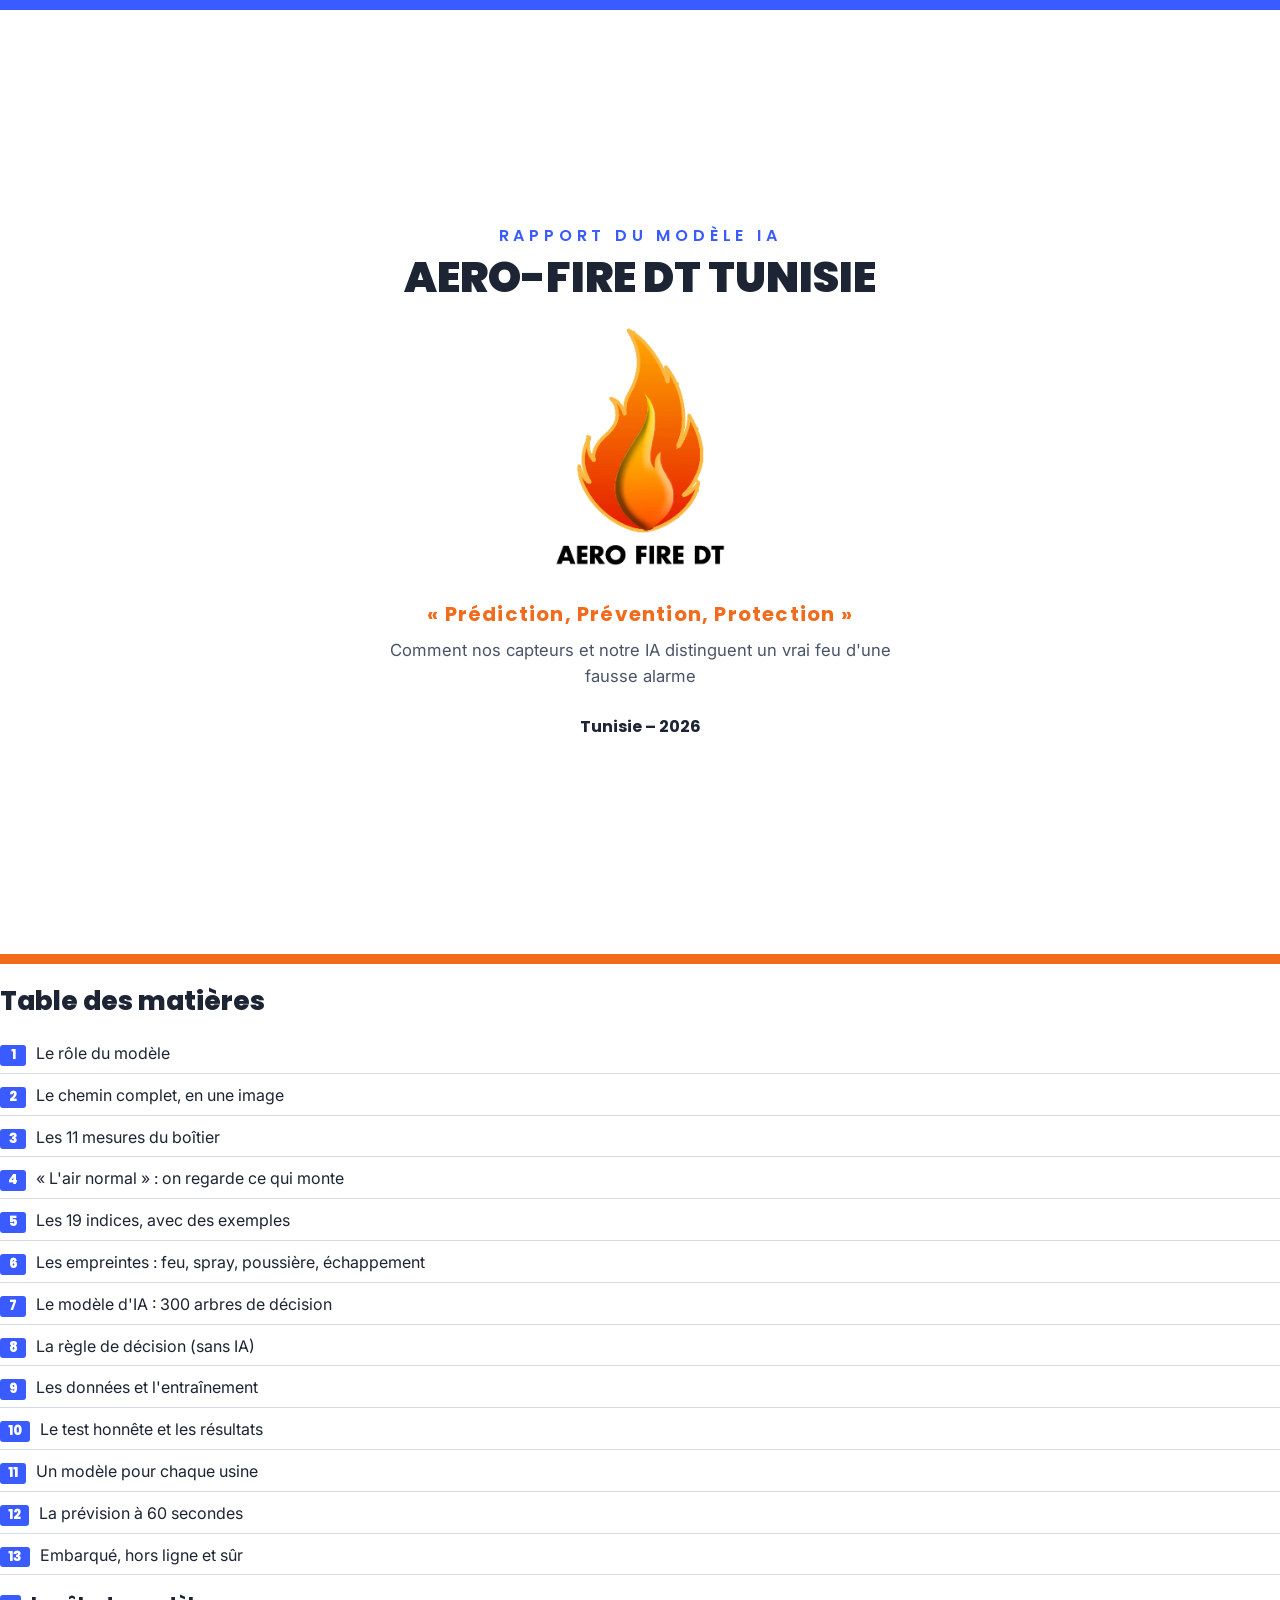
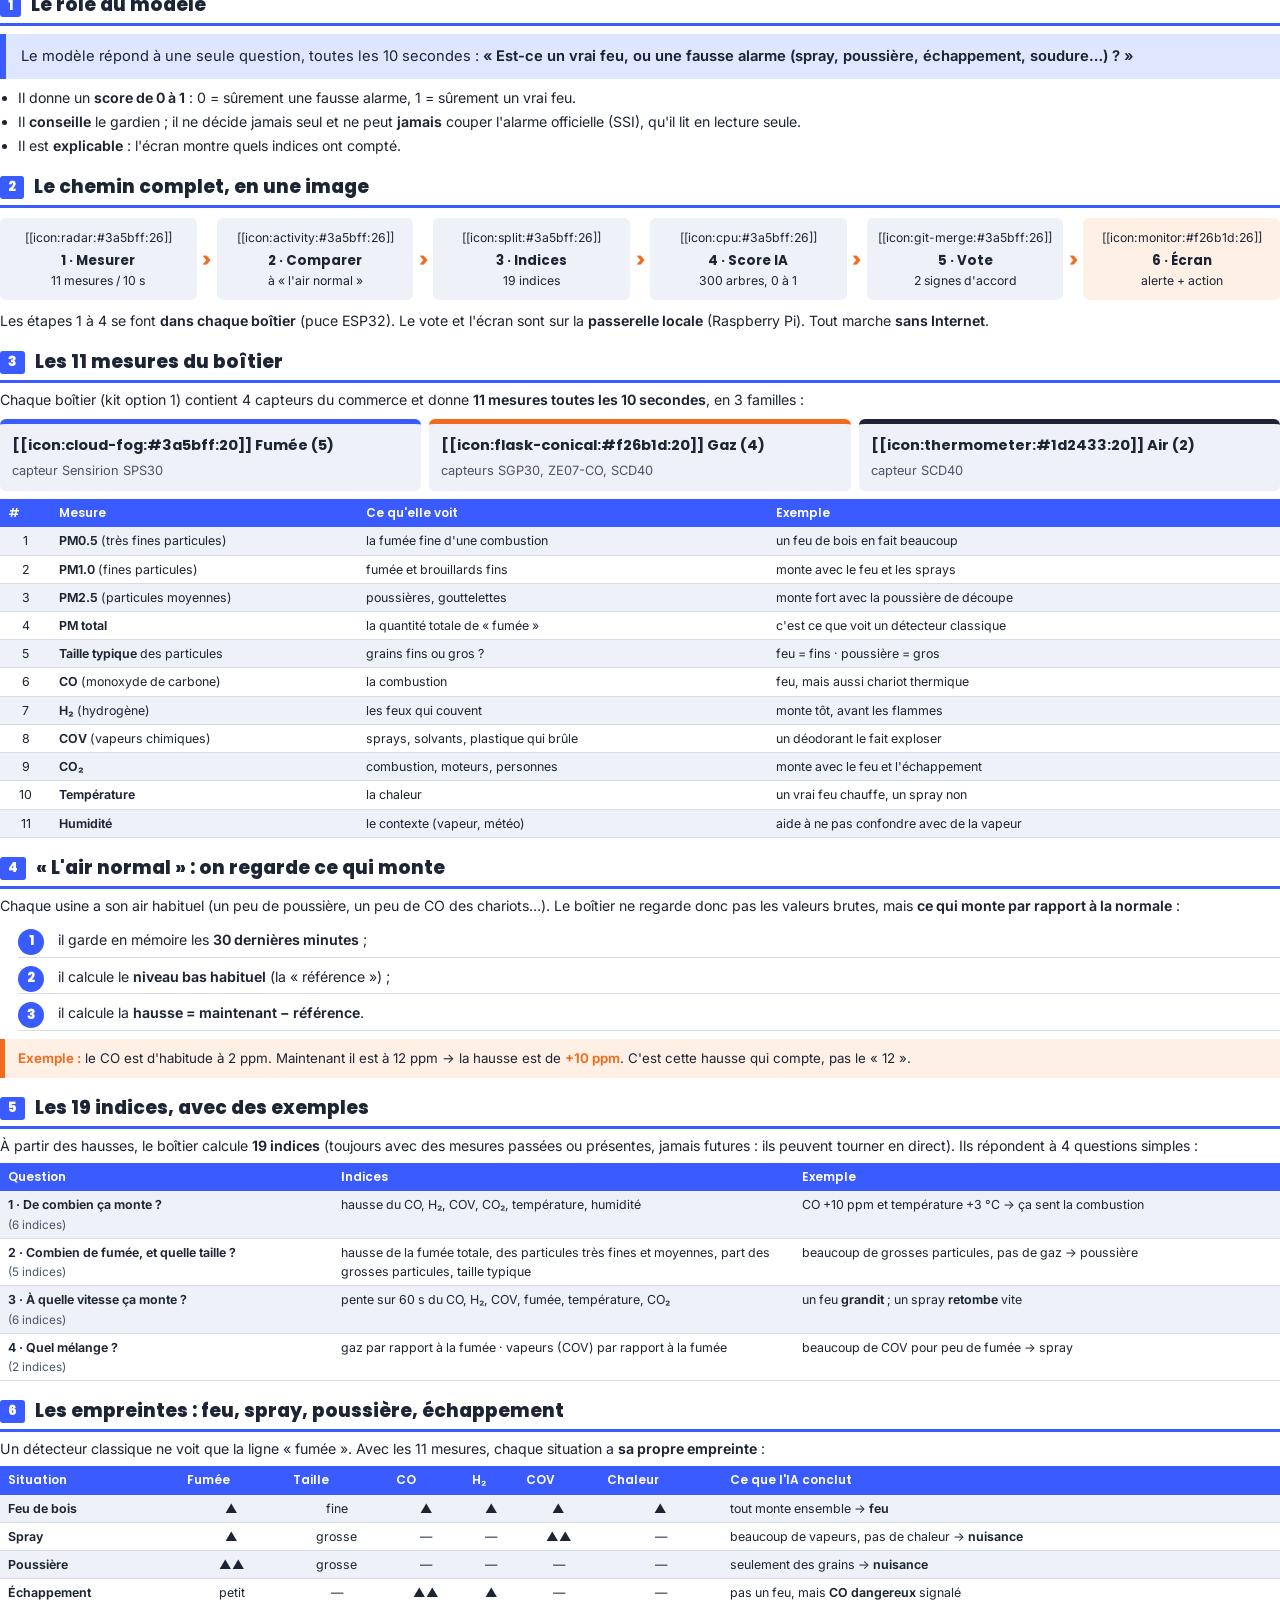
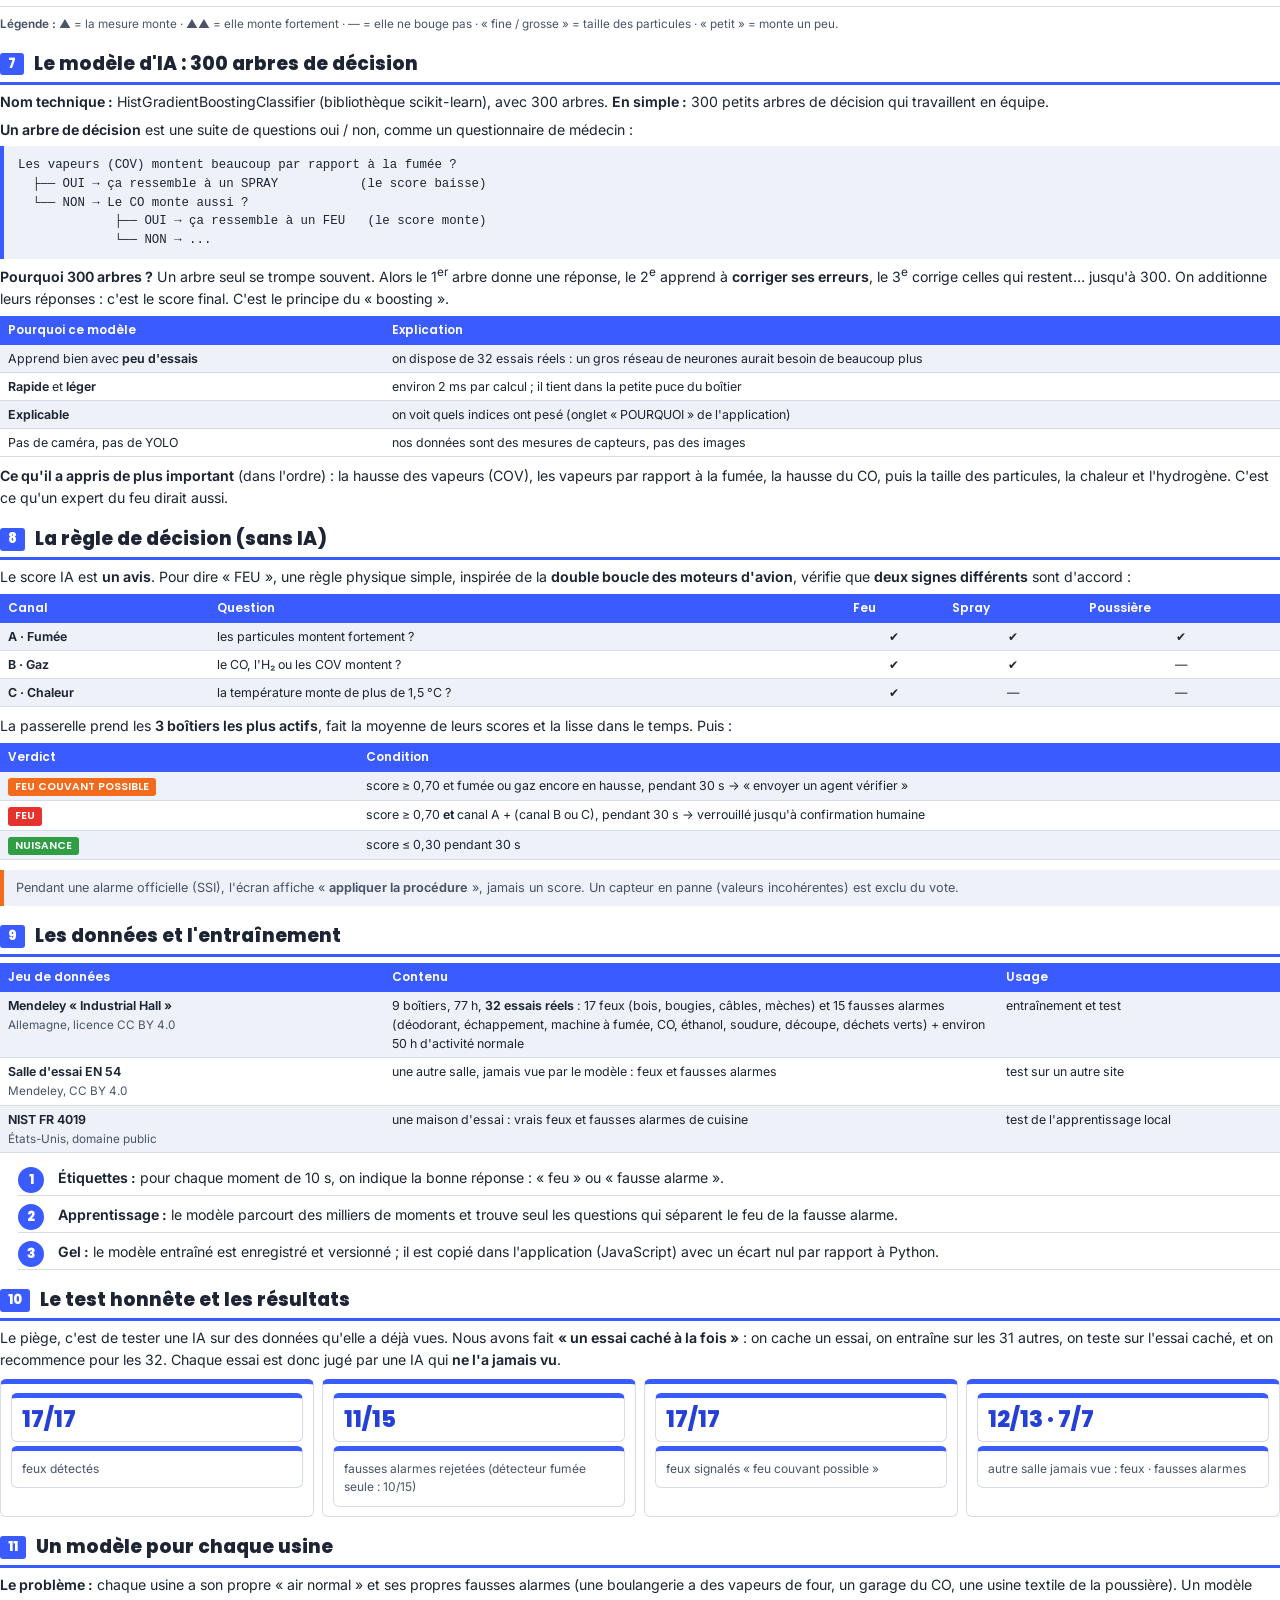
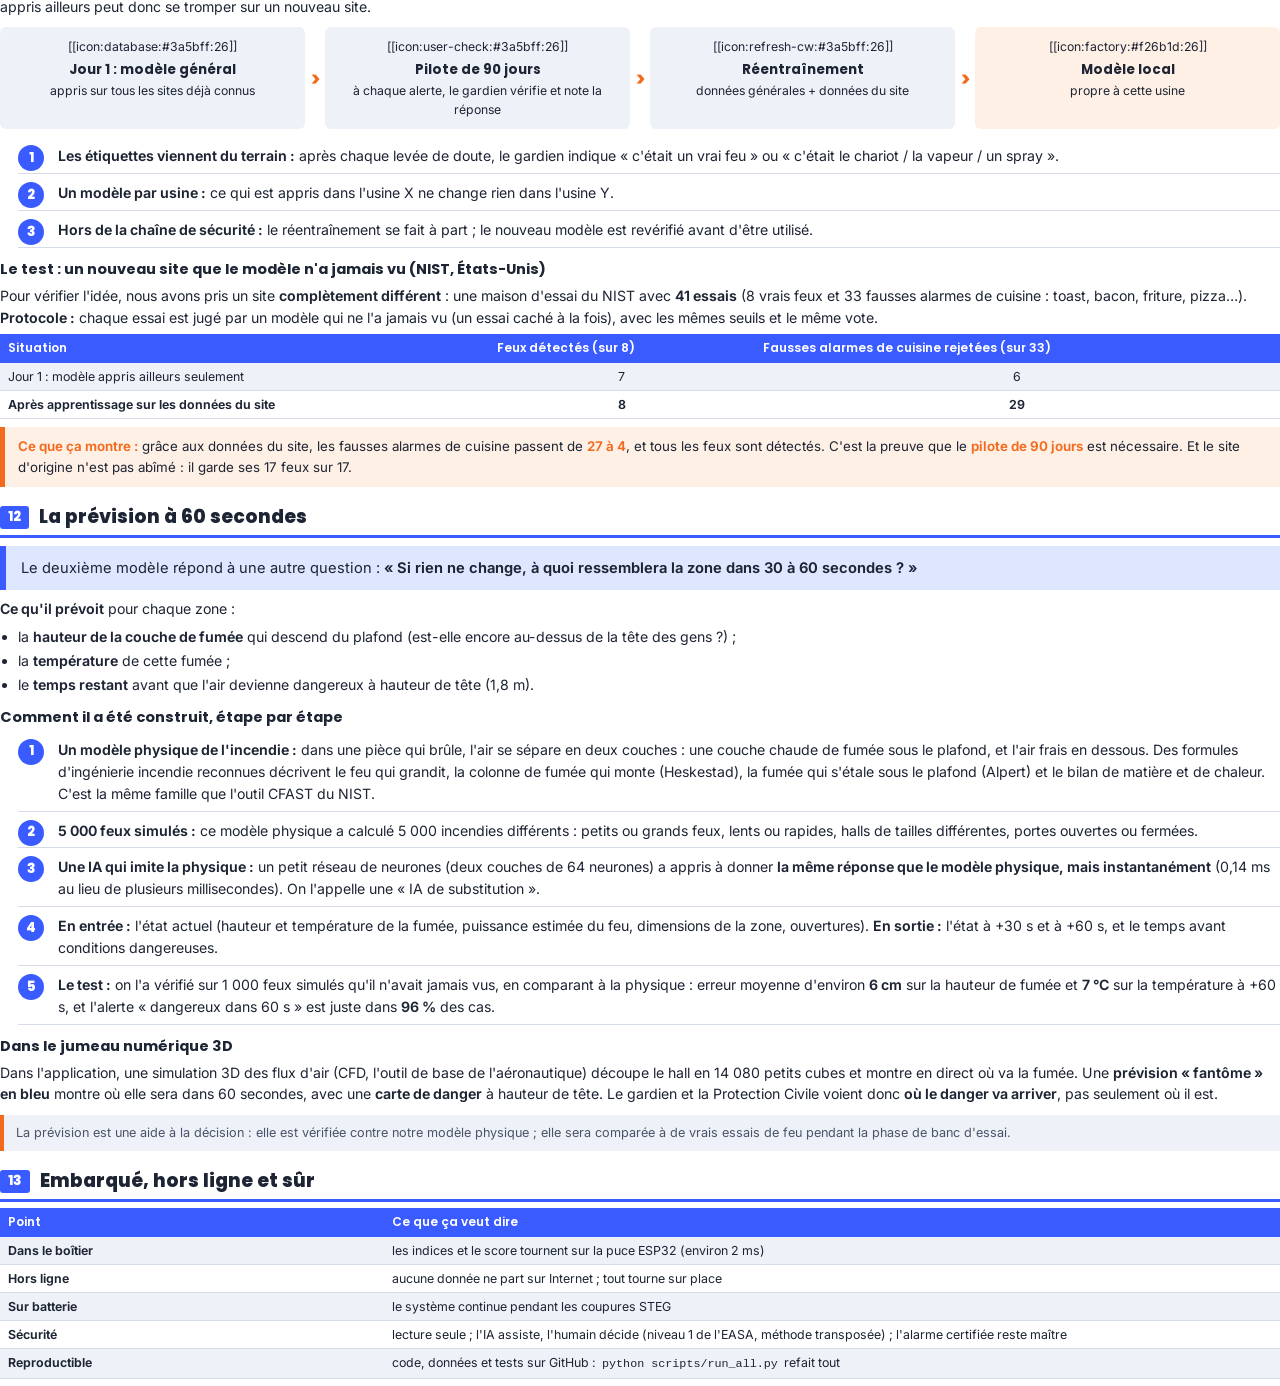
<file: docs/livrables/pdf_src/06_rapport_ia.tpl.html>
<!doctype html>
<html lang="fr"><head><meta charset="utf-8"><title>Aero-Fire DT — Rapport du modèle IA</title>
<link rel="stylesheet" href="brand.css">
<style>
.doc { font-size: 10.6pt; line-height: 1.55; }
.coverpage { height: 255mm; display: flex; flex-direction: column; align-items: center; justify-content: center; text-align: center; break-after: page; position: relative; }
.coverpage::before { content: ""; position: absolute; left: 0; right: 0; top: 0; height: 10px; background: var(--blue); }
.coverpage::after { content: ""; position: absolute; left: 0; right: 0; bottom: 0; height: 10px; background: var(--orange); }
.coverpage .k { font-family: var(--head); font-weight: 600; letter-spacing: .3em; color: var(--blue); font-size: 12pt; }
.coverpage h1 { font-family: var(--head); font-weight: 900; font-size: 32pt; margin: 6px 0 26px; line-height: 1.1; }
.coverpage img { height: 66mm; }
.coverpage .slogan { font-family: var(--head); font-weight: 700; color: var(--orange); font-size: 15pt; letter-spacing: .06em; margin: 22px 0 8px; }
.coverpage .sub { font-size: 12.5pt; color: var(--ink2); max-width: 140mm; }
.coverpage .yr { font-family: var(--head); font-weight: 700; font-size: 12pt; margin-top: 26px; }
.toc { break-after: page; }
.toc h2 { border: 0; font-size: 20pt; }
.toc ol { list-style: none; padding: 0; margin: 10px 0; }
.toc li { display: flex; align-items: baseline; gap: 10px; padding: 7px 0; border-bottom: 1px solid var(--line); font-size: 12pt; }
.toc li .n { font-family: var(--head); font-weight: 800; color: #fff; background: var(--blue); border-radius: 3px; padding: 0 8px; font-size: 10pt; min-width: 26px; text-align: center; }
.q { break-inside: avoid; background: var(--blue-l); border-left: 6px solid var(--blue); padding: 11px 15px; font-size: 11pt; margin: 8px 0; }
.flow2 { display: flex; align-items: stretch; gap: 0; margin: 10px 0; break-inside: avoid; }
.flow2 .s { flex: 1; background: var(--bg2); border-radius: 6px; padding: 10px 8px; text-align: center; font-size: 9.2pt; }
.flow2 .s b { display: block; font-family: var(--head); font-weight: 700; font-size: 10pt; margin-top: 4px; color: var(--ink); }
.flow2 .a { width: 20px; display: flex; align-items: center; justify-content: center; color: var(--orange); font-weight: 900; font-size: 15pt; }
.fam { display: grid; grid-template-columns: 1fr 1fr 1fr; gap: 8px; margin: 8px 0; }
.fam > div { background: var(--bg2); border-radius: 6px; padding: 10px 12px; border-top: 5px solid var(--blue); break-inside: avoid; }
.fam > div:nth-child(2) { border-top-color: var(--orange); } .fam > div:nth-child(3) { border-top-color: var(--ink); }
.fam b { font-family: var(--head); font-weight: 700; font-size: 11pt; display: flex; align-items: center; gap: 8px; }
.fam p { margin: 4px 0 0; font-size: 9.6pt; color: var(--ink2); }
.ex { background: var(--orange-l); border-left: 5px solid var(--orange); padding: 9px 13px; margin: 8px 0; font-size: 10pt; break-inside: avoid; }
.ex b { color: var(--orange); }
table td.c { text-align: center; }
.tree { font-family: Consolas, monospace; font-size: 9.3pt; background: var(--bg2); border-left: 4px solid var(--blue); padding: 10px 14px; white-space: pre; break-inside: avoid; line-height: 1.5; }
.kp { display: grid; grid-template-columns: repeat(4, 1fr); gap: 8px; margin: 8px 0; break-inside: avoid; }
.kp div { border: 1px solid var(--line); border-top: 5px solid var(--blue); border-radius: 6px; padding: 9px 10px; }
.kp .v { font-family: var(--head); font-weight: 800; font-size: 17pt; color: var(--blue-d); line-height: 1.1; }
.kp .l { font-size: 9pt; color: var(--ink2); margin-top: 4px; }
.steps { counter-reset: s; list-style: none; padding: 0; margin: 8px 0; }
.steps li { counter-increment: s; position: relative; padding: 6px 0 6px 40px; border-bottom: 1px solid var(--line); }
.steps li::before { content: counter(s); position: absolute; left: 0; top: 6px; width: 26px; height: 26px; border-radius: 50%; background: var(--blue); color: #fff; font-family: var(--head); font-weight: 800; display: flex; align-items: center; justify-content: center; font-size: 10pt; }
.note { font-size: 9.5pt; color: var(--ink2); background: var(--bg2); border-left: 4px solid var(--orange); padding: 8px 12px; margin-top: 10px; }
</style></head>
<body class="doc">

<div class="coverpage">
  <div class="k">RAPPORT DU MODÈLE IA</div>
  <h1>AERO-FIRE DT TUNISIE</h1>
  <img src="img/logo.png" alt="Logo Aero-Fire DT">
  <div class="slogan">« Prédiction, Prévention, Protection »</div>
  <div class="sub">Comment nos capteurs et notre IA distinguent un vrai feu d'une fausse alarme</div>
  <div class="yr">Tunisie – 2026</div>
</div>

<div class="toc">
  <h2>Table des matières</h2>
  <ol>
    <li><span class="n">1</span>Le rôle du modèle</li>
    <li><span class="n">2</span>Le chemin complet, en une image</li>
    <li><span class="n">3</span>Les 11 mesures du boîtier</li>
    <li><span class="n">4</span>« L'air normal » : on regarde ce qui monte</li>
    <li><span class="n">5</span>Les 19 indices, avec des exemples</li>
    <li><span class="n">6</span>Les empreintes : feu, spray, poussière, échappement</li>
    <li><span class="n">7</span>Le modèle d'IA : 300 arbres de décision</li>
    <li><span class="n">8</span>La règle de décision (sans IA)</li>
    <li><span class="n">9</span>Les données et l'entraînement</li>
    <li><span class="n">10</span>Le test honnête et les résultats</li>
    <li><span class="n">11</span>Un modèle pour chaque usine</li>
    <li><span class="n">12</span>La prévision à 60 secondes</li>
    <li><span class="n">13</span>Embarqué, hors ligne et sûr</li>
  </ol>
</div>

<h2><span class="n">1</span>Le rôle du modèle</h2>
<div class="q">Le modèle répond à une seule question, toutes les 10 secondes : <b>« Est-ce un vrai feu, ou une fausse alarme (spray, poussière, échappement, soudure…) ? »</b></div>
<ul>
<li>Il donne un <b>score de 0 à 1</b> : 0 = sûrement une fausse alarme, 1 = sûrement un vrai feu.</li>
<li>Il <b>conseille</b> le gardien ; il ne décide jamais seul et ne peut <b>jamais</b> couper l'alarme officielle (SSI), qu'il lit en lecture seule.</li>
<li>Il est <b>explicable</b> : l'écran montre quels indices ont compté.</li>
</ul>

<h2><span class="n">2</span>Le chemin complet, en une image</h2>
<div class="flow2">
  <div class="s">[[icon:radar:#3a5bff:26]]<b>1 · Mesurer</b>11 mesures / 10 s</div><div class="a">›</div>
  <div class="s">[[icon:activity:#3a5bff:26]]<b>2 · Comparer</b>à « l'air normal »</div><div class="a">›</div>
  <div class="s">[[icon:split:#3a5bff:26]]<b>3 · Indices</b>19 indices</div><div class="a">›</div>
  <div class="s">[[icon:cpu:#3a5bff:26]]<b>4 · Score IA</b>300 arbres, 0 à 1</div><div class="a">›</div>
  <div class="s">[[icon:git-merge:#3a5bff:26]]<b>5 · Vote</b>2 signes d'accord</div><div class="a">›</div>
  <div class="s" style="background:var(--orange-l)">[[icon:monitor:#f26b1d:26]]<b>6 · Écran</b>alerte + action</div>
</div>
<p>Les étapes 1 à 4 se font <b>dans chaque boîtier</b> (puce ESP32). Le vote et l'écran sont sur la <b>passerelle locale</b> (Raspberry Pi). Tout marche <b>sans Internet</b>.</p>

<h2><span class="n">3</span>Les 11 mesures du boîtier</h2>
<p>Chaque boîtier (kit option 1) contient 4 capteurs du commerce et donne <b>11 mesures toutes les 10 secondes</b>, en 3 familles :</p>
<div class="fam">
  <div><b>[[icon:cloud-fog:#3a5bff:20]] Fumée (5)</b><p>capteur Sensirion SPS30</p></div>
  <div><b>[[icon:flask-conical:#f26b1d:20]] Gaz (4)</b><p>capteurs SGP30, ZE07-CO, SCD40</p></div>
  <div><b>[[icon:thermometer:#1d2433:20]] Air (2)</b><p>capteur SCD40</p></div>
</div>
<table>
<tr><th style="width:4%">#</th><th style="width:24%">Mesure</th><th style="width:32%">Ce qu'elle voit</th><th>Exemple</th></tr>
<tr><td class="c">1</td><td><b>PM0.5</b> (très fines particules)</td><td>la fumée fine d'une combustion</td><td>un feu de bois en fait beaucoup</td></tr>
<tr><td class="c">2</td><td><b>PM1.0</b> (fines particules)</td><td>fumée et brouillards fins</td><td>monte avec le feu et les sprays</td></tr>
<tr><td class="c">3</td><td><b>PM2.5</b> (particules moyennes)</td><td>poussières, gouttelettes</td><td>monte fort avec la poussière de découpe</td></tr>
<tr><td class="c">4</td><td><b>PM total</b></td><td>la quantité totale de « fumée »</td><td>c'est ce que voit un détecteur classique</td></tr>
<tr><td class="c">5</td><td><b>Taille typique</b> des particules</td><td>grains fins ou gros ?</td><td>feu = fins · poussière = gros</td></tr>
<tr><td class="c">6</td><td><b>CO</b> (monoxyde de carbone)</td><td>la combustion</td><td>feu, mais aussi chariot thermique</td></tr>
<tr><td class="c">7</td><td><b>H₂</b> (hydrogène)</td><td>les feux qui couvent</td><td>monte tôt, avant les flammes</td></tr>
<tr><td class="c">8</td><td><b>COV</b> (vapeurs chimiques)</td><td>sprays, solvants, plastique qui brûle</td><td>un déodorant le fait exploser</td></tr>
<tr><td class="c">9</td><td><b>CO₂</b></td><td>combustion, moteurs, personnes</td><td>monte avec le feu et l'échappement</td></tr>
<tr><td class="c">10</td><td><b>Température</b></td><td>la chaleur</td><td>un vrai feu chauffe, un spray non</td></tr>
<tr><td class="c">11</td><td><b>Humidité</b></td><td>le contexte (vapeur, météo)</td><td>aide à ne pas confondre avec de la vapeur</td></tr>
</table>

<h2><span class="n">4</span>« L'air normal » : on regarde ce qui monte</h2>
<p>Chaque usine a son air habituel (un peu de poussière, un peu de CO des chariots…). Le boîtier ne regarde donc pas les valeurs brutes, mais <b>ce qui monte par rapport à la normale</b> :</p>
<ul class="steps">
<li>il garde en mémoire les <b>30 dernières minutes</b> ;</li>
<li>il calcule le <b>niveau bas habituel</b> (la « référence ») ;</li>
<li>il calcule la <b>hausse = maintenant − référence</b>.</li>
</ul>
<div class="ex"><b>Exemple :</b> le CO est d'habitude à 2 ppm. Maintenant il est à 12 ppm → la hausse est de <b>+10 ppm</b>. C'est cette hausse qui compte, pas le « 12 ».</div>

<h2><span class="n">5</span>Les 19 indices, avec des exemples</h2>
<p>À partir des hausses, le boîtier calcule <b>19 indices</b> (toujours avec des mesures passées ou présentes, jamais futures : ils peuvent tourner en direct). Ils répondent à 4 questions simples :</p>
<table>
<tr><th style="width:26%">Question</th><th style="width:36%">Indices</th><th>Exemple</th></tr>
<tr><td><b>1 · De combien ça monte ?</b><br><span class="small">(6 indices)</span></td><td>hausse du CO, H₂, COV, CO₂, température, humidité</td><td>CO +10 ppm et température +3 °C → ça sent la combustion</td></tr>
<tr><td><b>2 · Combien de fumée, et quelle taille ?</b><br><span class="small">(5 indices)</span></td><td>hausse de la fumée totale, des particules très fines et moyennes, part des grosses particules, taille typique</td><td>beaucoup de grosses particules, pas de gaz → poussière</td></tr>
<tr><td><b>3 · À quelle vitesse ça monte ?</b><br><span class="small">(6 indices)</span></td><td>pente sur 60 s du CO, H₂, COV, fumée, température, CO₂</td><td>un feu <b>grandit</b> ; un spray <b>retombe</b> vite</td></tr>
<tr><td><b>4 · Quel mélange ?</b><br><span class="small">(2 indices)</span></td><td>gaz par rapport à la fumée · vapeurs (COV) par rapport à la fumée</td><td>beaucoup de COV pour peu de fumée → spray</td></tr>
</table>

<h2><span class="n">6</span>Les empreintes : feu, spray, poussière, échappement</h2>
<p>Un détecteur classique ne voit que la ligne « fumée ». Avec les 11 mesures, chaque situation a <b>sa propre empreinte</b> :</p>
<table>
<tr><th>Situation</th><th class="c">Fumée</th><th class="c">Taille</th><th class="c">CO</th><th class="c">H₂</th><th class="c">COV</th><th class="c">Chaleur</th><th>Ce que l'IA conclut</th></tr>
<tr><td><b>Feu de bois</b></td><td class="c">▲</td><td class="c">fine</td><td class="c">▲</td><td class="c">▲</td><td class="c">▲</td><td class="c">▲</td><td>tout monte ensemble → <b>feu</b></td></tr>
<tr><td><b>Spray</b></td><td class="c">▲</td><td class="c">grosse</td><td class="c">—</td><td class="c">—</td><td class="c">▲▲</td><td class="c">—</td><td>beaucoup de vapeurs, pas de chaleur → <b>nuisance</b></td></tr>
<tr><td><b>Poussière</b></td><td class="c">▲▲</td><td class="c">grosse</td><td class="c">—</td><td class="c">—</td><td class="c">—</td><td class="c">—</td><td>seulement des grains → <b>nuisance</b></td></tr>
<tr><td><b>Échappement</b></td><td class="c">petit</td><td class="c">—</td><td class="c">▲▲</td><td class="c">▲</td><td class="c">—</td><td class="c">—</td><td>pas un feu, mais <b>CO dangereux</b> signalé</td></tr>
</table>
<p class="small"><b>Légende :</b> ▲ = la mesure monte · ▲▲ = elle monte fortement · — = elle ne bouge pas · « fine / grosse » = taille des particules · « petit » = monte un peu.</p>

<h2><span class="n">7</span>Le modèle d'IA : 300 arbres de décision</h2>
<p><b>Nom technique :</b> HistGradientBoostingClassifier (bibliothèque scikit-learn), avec 300 arbres. <b>En simple :</b> 300 petits arbres de décision qui travaillent en équipe.</p>
<p><b>Un arbre de décision</b> est une suite de questions oui / non, comme un questionnaire de médecin :</p>
<div class="tree">Les vapeurs (COV) montent beaucoup par rapport à la fumée ?
  ├── OUI → ça ressemble à un SPRAY           (le score baisse)
  └── NON → Le CO monte aussi ?
             ├── OUI → ça ressemble à un FEU   (le score monte)
             └── NON → ...</div>
<p><b>Pourquoi 300 arbres ?</b> Un arbre seul se trompe souvent. Alors le 1<sup>er</sup> arbre donne une réponse, le 2<sup>e</sup> apprend à <b>corriger ses erreurs</b>, le 3<sup>e</sup> corrige celles qui restent… jusqu'à 300. On additionne leurs réponses : c'est le score final. C'est le principe du « boosting ».</p>
<table>
<tr><th style="width:30%">Pourquoi ce modèle</th><th>Explication</th></tr>
<tr><td>Apprend bien avec <b>peu d'essais</b></td><td>on dispose de 32 essais réels : un gros réseau de neurones aurait besoin de beaucoup plus</td></tr>
<tr><td><b>Rapide</b> et <b>léger</b></td><td>environ 2 ms par calcul ; il tient dans la petite puce du boîtier</td></tr>
<tr><td><b>Explicable</b></td><td>on voit quels indices ont pesé (onglet « POURQUOI » de l'application)</td></tr>
<tr><td>Pas de caméra, pas de YOLO</td><td>nos données sont des mesures de capteurs, pas des images</td></tr>
</table>
<p><b>Ce qu'il a appris de plus important</b> (dans l'ordre) : la hausse des vapeurs (COV), les vapeurs par rapport à la fumée, la hausse du CO, puis la taille des particules, la chaleur et l'hydrogène. C'est ce qu'un expert du feu dirait aussi.</p>

<h2><span class="n">8</span>La règle de décision (sans IA)</h2>
<p>Le score IA est <b>un avis</b>. Pour dire « FEU », une règle physique simple, inspirée de la <b>double boucle des moteurs d'avion</b>, vérifie que <b>deux signes différents</b> sont d'accord :</p>
<table>
<tr><th>Canal</th><th>Question</th><th>Feu</th><th>Spray</th><th>Poussière</th></tr>
<tr><td><b>A · Fumée</b></td><td>les particules montent fortement ?</td><td class="c">✔</td><td class="c">✔</td><td class="c">✔</td></tr>
<tr><td><b>B · Gaz</b></td><td>le CO, l'H₂ ou les COV montent ?</td><td class="c">✔</td><td class="c">✔</td><td class="c">—</td></tr>
<tr><td><b>C · Chaleur</b></td><td>la température monte de plus de 1,5 °C ?</td><td class="c">✔</td><td class="c">—</td><td class="c">—</td></tr>
</table>
<p>La passerelle prend les <b>3 boîtiers les plus actifs</b>, fait la moyenne de leurs scores et la lisse dans le temps. Puis :</p>
<table>
<tr><th style="width:28%">Verdict</th><th>Condition</th></tr>
<tr><td><span class="badge" style="background:var(--orange)">FEU COUVANT POSSIBLE</span></td><td>score ≥ 0,70 et fumée ou gaz encore en hausse, pendant 30 s → « envoyer un agent vérifier »</td></tr>
<tr><td><span class="badge" style="background:var(--red)">FEU</span></td><td>score ≥ 0,70 <b>et</b> canal A + (canal B ou C), pendant 30 s → verrouillé jusqu'à confirmation humaine</td></tr>
<tr><td><span class="badge" style="background:#2f9e44">NUISANCE</span></td><td>score ≤ 0,30 pendant 30 s</td></tr>
</table>
<div class="note">Pendant une alarme officielle (SSI), l'écran affiche « <b>appliquer la procédure</b> », jamais un score. Un capteur en panne (valeurs incohérentes) est exclu du vote.</div>

<h2><span class="n">9</span>Les données et l'entraînement</h2>
<table>
<tr><th style="width:30%">Jeu de données</th><th>Contenu</th><th style="width:22%">Usage</th></tr>
<tr><td><b>Mendeley « Industrial Hall »</b><br><span class="small">Allemagne, licence CC BY 4.0</span></td><td>9 boîtiers, 77 h, <b>32 essais réels</b> : 17 feux (bois, bougies, câbles, mèches) et 15 fausses alarmes (déodorant, échappement, machine à fumée, CO, éthanol, soudure, découpe, déchets verts) + environ 50 h d'activité normale</td><td>entraînement et test</td></tr>
<tr><td><b>Salle d'essai EN 54</b><br><span class="small">Mendeley, CC BY 4.0</span></td><td>une autre salle, jamais vue par le modèle : feux et fausses alarmes</td><td>test sur un autre site</td></tr>
<tr><td><b>NIST FR 4019</b><br><span class="small">États-Unis, domaine public</span></td><td>une maison d'essai : vrais feux et fausses alarmes de cuisine</td><td>test de l'apprentissage local</td></tr>
</table>
<ul class="steps">
<li><b>Étiquettes :</b> pour chaque moment de 10 s, on indique la bonne réponse : « feu » ou « fausse alarme ».</li>
<li><b>Apprentissage :</b> le modèle parcourt des milliers de moments et trouve seul les questions qui séparent le feu de la fausse alarme.</li>
<li><b>Gel :</b> le modèle entraîné est enregistré et versionné ; il est copié dans l'application (JavaScript) avec un écart nul par rapport à Python.</li>
</ul>

<h2><span class="n">10</span>Le test honnête et les résultats</h2>
<p>Le piège, c'est de tester une IA sur des données qu'elle a déjà vues. Nous avons fait <b>« un essai caché à la fois »</b> : on cache un essai, on entraîne sur les 31 autres, on teste sur l'essai caché, et on recommence pour les 32. Chaque essai est donc jugé par une IA qui <b>ne l'a jamais vu</b>.</p>
<div class="kp">
  <div><div class="v">17/17</div><div class="l">feux détectés</div></div>
  <div><div class="v">11/15</div><div class="l">fausses alarmes rejetées (détecteur fumée seule : 10/15)</div></div>
  <div><div class="v">17/17</div><div class="l">feux signalés « feu couvant possible »</div></div>
  <div><div class="v">12/13 · 7/7</div><div class="l">autre salle jamais vue : feux · fausses alarmes</div></div>
</div>

<h2><span class="n">11</span>Un modèle pour chaque usine</h2>
<p><b>Le problème :</b> chaque usine a son propre « air normal » et ses propres fausses alarmes (une boulangerie a des vapeurs de four, un garage du CO, une usine textile de la poussière). Un modèle appris ailleurs peut donc se tromper sur un nouveau site.</p>
<div class="flow2">
  <div class="s">[[icon:database:#3a5bff:26]]<b>Jour 1 : modèle général</b>appris sur tous les sites déjà connus</div><div class="a">›</div>
  <div class="s">[[icon:user-check:#3a5bff:26]]<b>Pilote de 90 jours</b>à chaque alerte, le gardien vérifie et note la réponse</div><div class="a">›</div>
  <div class="s">[[icon:refresh-cw:#3a5bff:26]]<b>Réentraînement</b>données générales + données du site</div><div class="a">›</div>
  <div class="s" style="background:var(--orange-l)">[[icon:factory:#f26b1d:26]]<b>Modèle local</b>propre à cette usine</div>
</div>
<ul class="steps">
<li><b>Les étiquettes viennent du terrain :</b> après chaque levée de doute, le gardien indique « c'était un vrai feu » ou « c'était le chariot / la vapeur / un spray ».</li>
<li><b>Un modèle par usine :</b> ce qui est appris dans l'usine X ne change rien dans l'usine Y.</li>
<li><b>Hors de la chaîne de sécurité :</b> le réentraînement se fait à part ; le nouveau modèle est revérifié avant d'être utilisé.</li>
</ul>
<h3>Le test : un nouveau site que le modèle n'a jamais vu (NIST, États-Unis)</h3>
<p>Pour vérifier l'idée, nous avons pris un site <b>complètement différent</b> : une maison d'essai du NIST avec <b>41 essais</b> (8 vrais feux et 33 fausses alarmes de cuisine : toast, bacon, friture, pizza…). <b>Protocole :</b> chaque essai est jugé par un modèle qui ne l'a jamais vu (un essai caché à la fois), avec les mêmes seuils et le même vote.</p>
<table>
<tr><th>Situation</th><th class="c">Feux détectés (sur 8)</th><th class="c">Fausses alarmes de cuisine rejetées (sur 33)</th></tr>
<tr><td>Jour 1 : modèle appris ailleurs seulement</td><td class="c">7</td><td class="c">6</td></tr>
<tr><td><b>Après apprentissage sur les données du site</b></td><td class="c"><b>8</b></td><td class="c"><b>29</b></td></tr>
</table>
<div class="ex"><b>Ce que ça montre :</b> grâce aux données du site, les fausses alarmes de cuisine passent de <b>27 à 4</b>, et tous les feux sont détectés. C'est la preuve que le <b>pilote de 90 jours</b> est nécessaire. Et le site d'origine n'est pas abîmé : il garde ses 17 feux sur 17.</div>

<h2><span class="n">12</span>La prévision à 60 secondes</h2>
<div class="q">Le deuxième modèle répond à une autre question : <b>« Si rien ne change, à quoi ressemblera la zone dans 30 à 60 secondes ? »</b></div>
<p><b>Ce qu'il prévoit</b> pour chaque zone :</p>
<ul>
<li>la <b>hauteur de la couche de fumée</b> qui descend du plafond (est-elle encore au-dessus de la tête des gens ?) ;</li>
<li>la <b>température</b> de cette fumée ;</li>
<li>le <b>temps restant</b> avant que l'air devienne dangereux à hauteur de tête (1,8 m).</li>
</ul>
<h3>Comment il a été construit, étape par étape</h3>
<ul class="steps">
<li><b>Un modèle physique de l'incendie :</b> dans une pièce qui brûle, l'air se sépare en deux couches : une couche chaude de fumée sous le plafond, et l'air frais en dessous. Des formules d'ingénierie incendie reconnues décrivent le feu qui grandit, la colonne de fumée qui monte (Heskestad), la fumée qui s'étale sous le plafond (Alpert) et le bilan de matière et de chaleur. C'est la même famille que l'outil CFAST du NIST.</li>
<li><b>5 000 feux simulés :</b> ce modèle physique a calculé 5 000 incendies différents : petits ou grands feux, lents ou rapides, halls de tailles différentes, portes ouvertes ou fermées.</li>
<li><b>Une IA qui imite la physique :</b> un petit réseau de neurones (deux couches de 64 neurones) a appris à donner <b>la même réponse que le modèle physique, mais instantanément</b> (0,14 ms au lieu de plusieurs millisecondes). On l'appelle une « IA de substitution ».</li>
<li><b>En entrée :</b> l'état actuel (hauteur et température de la fumée, puissance estimée du feu, dimensions de la zone, ouvertures). <b>En sortie :</b> l'état à +30 s et à +60 s, et le temps avant conditions dangereuses.</li>
<li><b>Le test :</b> on l'a vérifié sur 1 000 feux simulés qu'il n'avait jamais vus, en comparant à la physique : erreur moyenne d'environ <b>6 cm</b> sur la hauteur de fumée et <b>7 °C</b> sur la température à +60 s, et l'alerte « dangereux dans 60 s » est juste dans <b>96 %</b> des cas.</li>
</ul>
<h3>Dans le jumeau numérique 3D</h3>
<p>Dans l'application, une simulation 3D des flux d'air (CFD, l'outil de base de l'aéronautique) découpe le hall en 14 080 petits cubes et montre en direct où va la fumée. Une <b>prévision « fantôme » en bleu</b> montre où elle sera dans 60 secondes, avec une <b>carte de danger</b> à hauteur de tête. Le gardien et la Protection Civile voient donc <b>où le danger va arriver</b>, pas seulement où il est.</p>
<div class="note">La prévision est une aide à la décision : elle est vérifiée contre notre modèle physique ; elle sera comparée à de vrais essais de feu pendant la phase de banc d'essai.</div>

<h2><span class="n">13</span>Embarqué, hors ligne et sûr</h2>
<table>
<tr><th style="width:30%">Point</th><th>Ce que ça veut dire</th></tr>
<tr><td><b>Dans le boîtier</b></td><td>les indices et le score tournent sur la puce ESP32 (environ 2 ms)</td></tr>
<tr><td><b>Hors ligne</b></td><td>aucune donnée ne part sur Internet ; tout tourne sur place</td></tr>
<tr><td><b>Sur batterie</b></td><td>le système continue pendant les coupures STEG</td></tr>
<tr><td><b>Sécurité</b></td><td>lecture seule ; l'IA assiste, l'humain décide (niveau 1 de l'EASA, méthode transposée) ; l'alarme certifiée reste maître</td></tr>
<tr><td><b>Reproductible</b></td><td>code, données et tests sur GitHub : <code>python scripts/run_all.py</code> refait tout</td></tr>
</table>
</body></html>
</file>
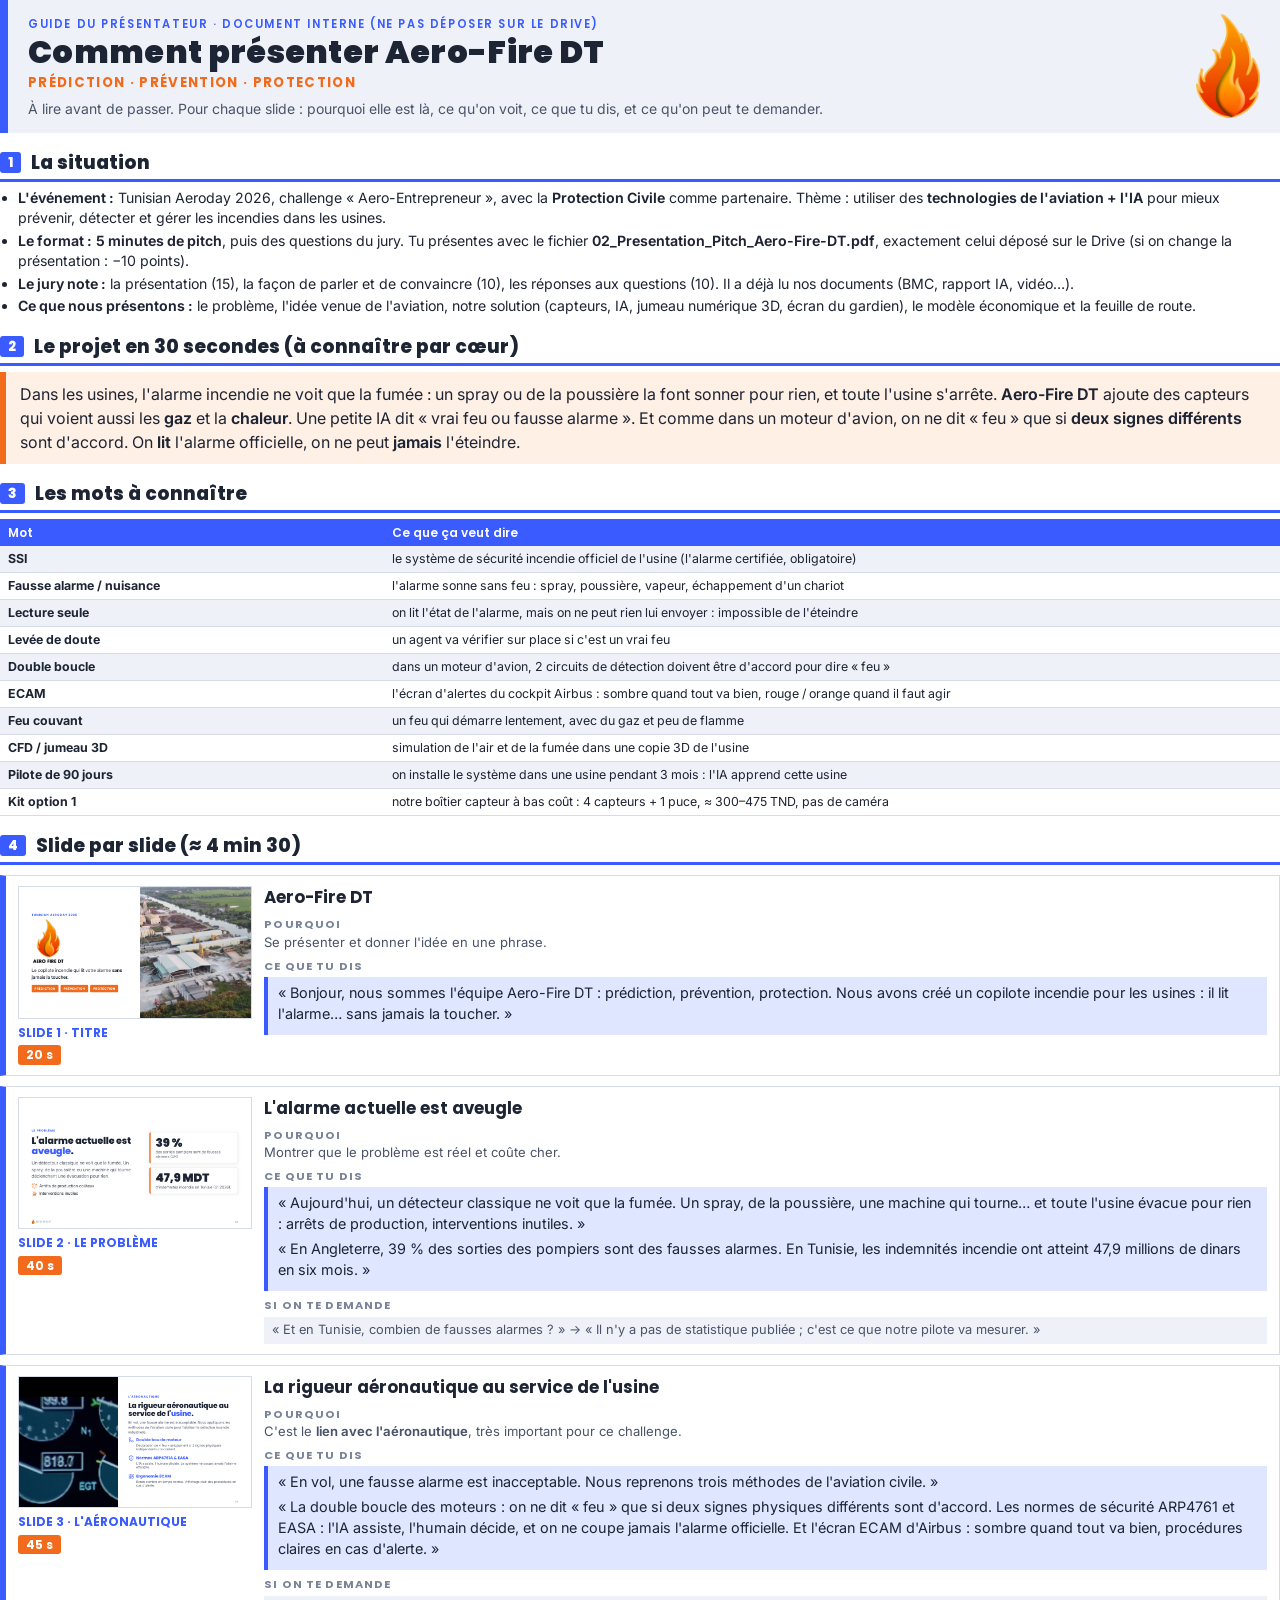
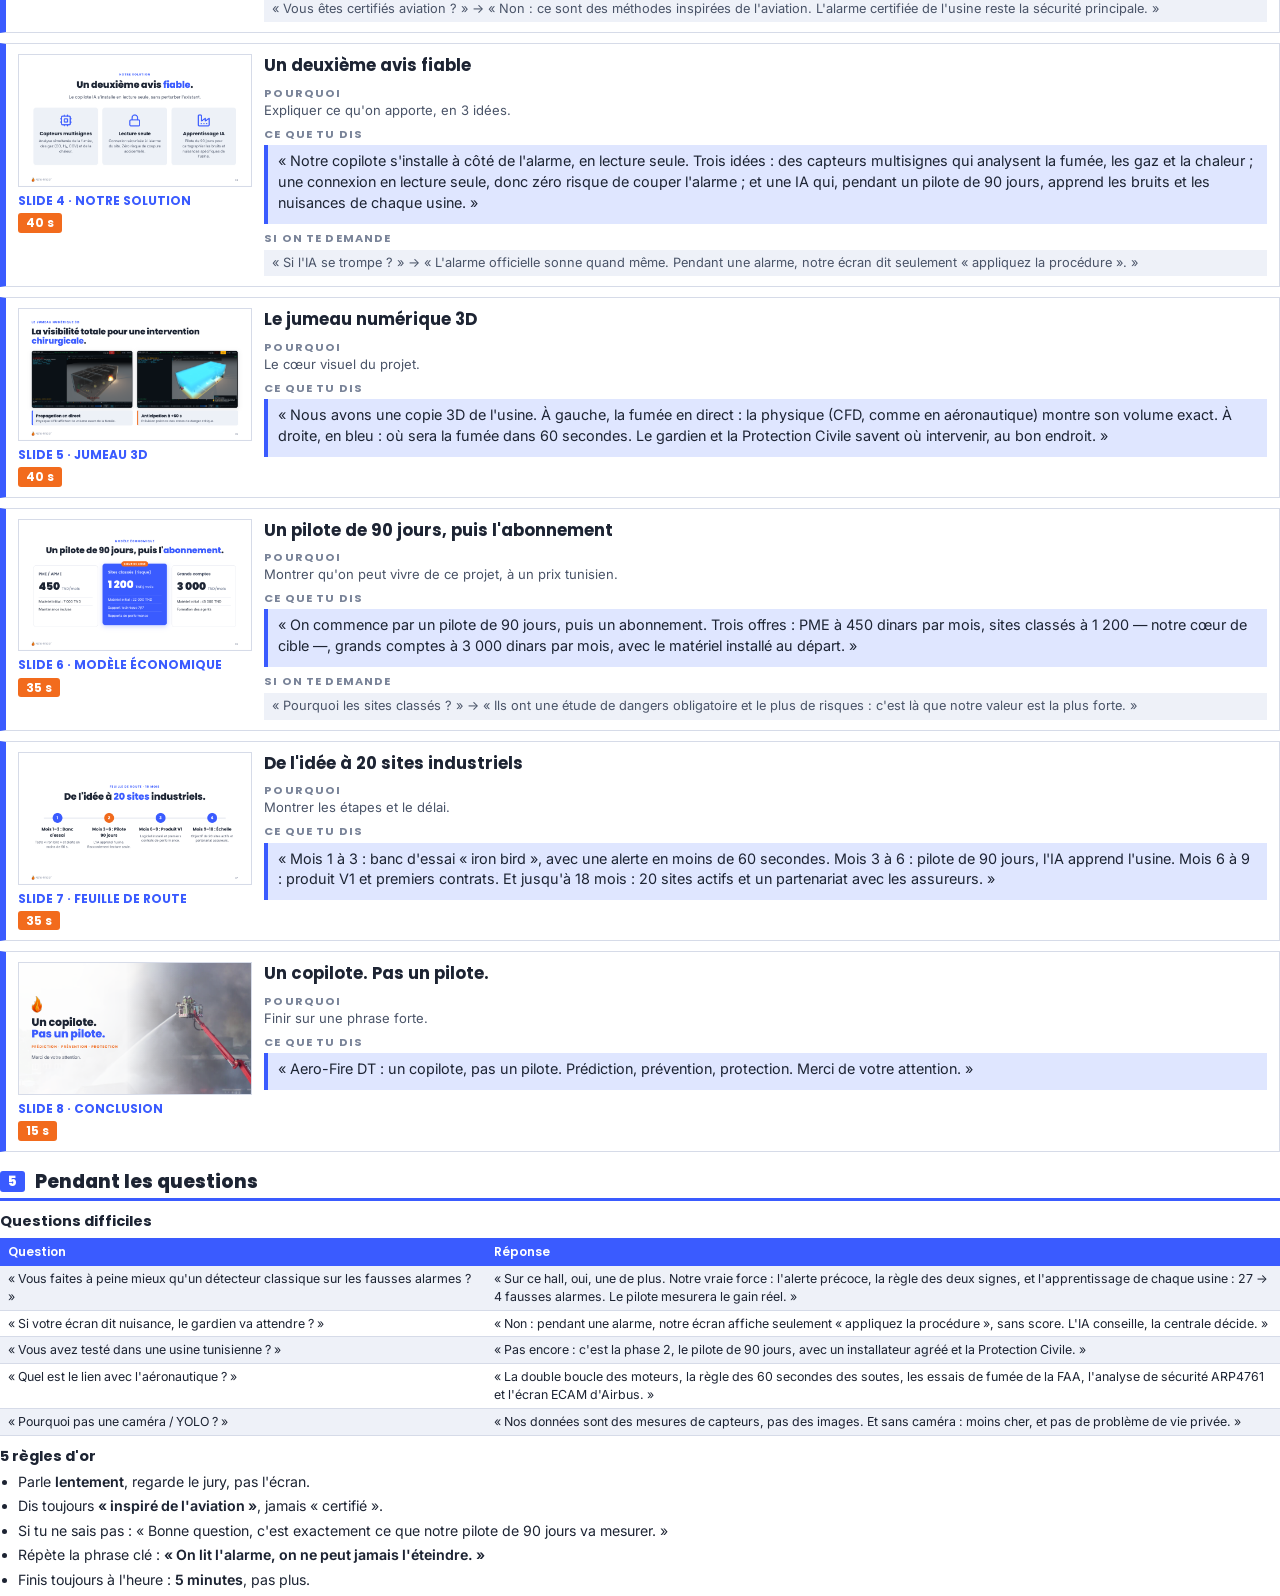
<file: docs/livrables/pdf_src/08_script_presentateur.html>
<!doctype html>
<html lang="fr"><head><meta charset="utf-8"><title>Aero-Fire DT — Guide du présentateur</title>
<link rel="stylesheet" href="brand.css">
<style>
.doc { font-size: 10.6pt; }
.sl { display: grid; grid-template-columns: 62mm 1fr; gap: 12px; border: 1px solid var(--line); border-left: 6px solid var(--blue); padding: 10px 12px; margin: 10px 0; break-inside: avoid; }
.sl img { width: 100%; border: 1px solid var(--line); display: block; }
.sl .meta { font-family: var(--head); font-weight: 700; font-size: 9pt; color: var(--blue); margin-top: 5px; }
.sl .time { display: inline-block; background: var(--orange); color: #fff; font-family: var(--head); font-weight: 700; font-size: 9pt; padding: 1px 8px; border-radius: 3px; margin-top: 4px; }
.sl h3 { margin: 0 0 4px; font-size: 12.5pt; }
.lab { font-family: var(--head); font-weight: 700; font-size: 8.4pt; letter-spacing: .1em; color: var(--mute); margin-top: 6px; display: block; }
.say { background: var(--blue-l); border-left: 4px solid var(--blue); padding: 6px 10px; margin-top: 3px; font-size: 10.8pt; line-height: 1.45; }
.say p { margin: 0 0 4px; }
.why { font-size: 9.8pt; color: var(--ink2); }
.qa { font-size: 9.6pt; color: var(--ink2); background: var(--bg2); padding: 4px 8px; margin-top: 4px; }
.words td:first-child { width: 30%; font-weight: 700; }
.big30 { font-size: 12pt; line-height: 1.5; background: var(--orange-l); border-left: 6px solid var(--orange); padding: 10px 14px; }
.rules li { margin: 4px 0; }
</style></head>
<body class="doc">

<div class="cover"><img class="cflame" src="img/flame.png" alt="">
  <div class="tag">GUIDE DU PRÉSENTATEUR · DOCUMENT INTERNE (NE PAS DÉPOSER SUR LE DRIVE)</div>
  <h1>Comment présenter Aero-Fire DT</h1>
  <div class="slogan">PRÉDICTION · PRÉVENTION · PROTECTION</div>
  <div class="sub">À lire avant de passer. Pour chaque slide : pourquoi elle est là, ce qu'on voit, ce que tu dis, et ce qu'on peut te demander.</div>
</div>

<h2><span class="n">1</span>La situation</h2>
<ul>
<li><b>L'événement :</b> Tunisian Aeroday 2026, challenge « Aero-Entrepreneur », avec la <b>Protection Civile</b> comme partenaire. Thème : utiliser des <b>technologies de l'aviation + l'IA</b> pour mieux prévenir, détecter et gérer les incendies dans les usines.</li>
<li><b>Le format :</b> <b>5 minutes de pitch</b>, puis des questions du jury. Tu présentes avec le fichier <b>02_Presentation_Pitch_Aero-Fire-DT.pdf</b>, exactement celui déposé sur le Drive (si on change la présentation : −10 points).</li>
<li><b>Le jury note :</b> la présentation (15), la façon de parler et de convaincre (10), les réponses aux questions (10). Il a déjà lu nos documents (BMC, rapport IA, vidéo…).</li>
<li><b>Ce que nous présentons :</b> le problème, l'idée venue de l'aviation, notre solution (capteurs, IA, jumeau numérique 3D, écran du gardien), le modèle économique et la feuille de route.</li>
</ul>

<h2><span class="n">2</span>Le projet en 30 secondes (à connaître par cœur)</h2>
<div class="big30">Dans les usines, l'alarme incendie ne voit que la fumée : un spray ou de la poussière la font sonner pour rien, et toute l'usine s'arrête. <b>Aero-Fire DT</b> ajoute des capteurs qui voient aussi les <b>gaz</b> et la <b>chaleur</b>. Une petite IA dit « vrai feu ou fausse alarme ». Et comme dans un moteur d'avion, on ne dit « feu » que si <b>deux signes différents</b> sont d'accord. On <b>lit</b> l'alarme officielle, on ne peut <b>jamais</b> l'éteindre.</div>

<h2><span class="n">3</span>Les mots à connaître</h2>
<table class="words">
<tr><th>Mot</th><th>Ce que ça veut dire</th></tr>
<tr><td>SSI</td><td>le système de sécurité incendie officiel de l'usine (l'alarme certifiée, obligatoire)</td></tr>
<tr><td>Fausse alarme / nuisance</td><td>l'alarme sonne sans feu : spray, poussière, vapeur, échappement d'un chariot</td></tr>
<tr><td>Lecture seule</td><td>on lit l'état de l'alarme, mais on ne peut rien lui envoyer : impossible de l'éteindre</td></tr>
<tr><td>Levée de doute</td><td>un agent va vérifier sur place si c'est un vrai feu</td></tr>
<tr><td>Double boucle</td><td>dans un moteur d'avion, 2 circuits de détection doivent être d'accord pour dire « feu »</td></tr>
<tr><td>ECAM</td><td>l'écran d'alertes du cockpit Airbus : sombre quand tout va bien, rouge / orange quand il faut agir</td></tr>
<tr><td>Feu couvant</td><td>un feu qui démarre lentement, avec du gaz et peu de flamme</td></tr>
<tr><td>CFD / jumeau 3D</td><td>simulation de l'air et de la fumée dans une copie 3D de l'usine</td></tr>
<tr><td>Pilote de 90 jours</td><td>on installe le système dans une usine pendant 3 mois : l'IA apprend cette usine</td></tr>
<tr><td>Kit option 1</td><td>notre boîtier capteur à bas coût : 4 capteurs + 1 puce, ≈ 300–475 TND, pas de caméra</td></tr>
</table>

<h2 class="pb"><span class="n">4</span>Slide par slide (≈ 4 min 30)</h2>

<div class="sl"><div><img src="thumbs/s00.png"><div class="meta">SLIDE 1 · TITRE</div><span class="time">20 s</span></div><div>
<h3>Aero-Fire DT</h3>
<span class="lab">POURQUOI</span><div class="why">Se présenter et donner l'idée en une phrase.</div>
<span class="lab">CE QUE TU DIS</span><div class="say"><p>« Bonjour, nous sommes l'équipe Aero-Fire DT : prédiction, prévention, protection. Nous avons créé un copilote incendie pour les usines : il lit l'alarme… sans jamais la toucher. »</p></div>
</div></div>
<div class="sl"><div><img src="thumbs/s01.png"><div class="meta">SLIDE 2 · LE PROBLÈME</div><span class="time">40 s</span></div><div>
<h3>L'alarme actuelle est aveugle</h3>
<span class="lab">POURQUOI</span><div class="why">Montrer que le problème est réel et coûte cher.</div>
<span class="lab">CE QUE TU DIS</span><div class="say"><p>« Aujourd'hui, un détecteur classique ne voit que la fumée. Un spray, de la poussière, une machine qui tourne… et toute l'usine évacue pour rien : arrêts de production, interventions inutiles. »</p><p>« En Angleterre, 39 % des sorties des pompiers sont des fausses alarmes. En Tunisie, les indemnités incendie ont atteint 47,9 millions de dinars en six mois. »</p></div><span class="lab">SI ON TE DEMANDE</span><div class="qa">« Et en Tunisie, combien de fausses alarmes ? » → « Il n'y a pas de statistique publiée ; c'est ce que notre pilote va mesurer. »</div>
</div></div>
<div class="sl"><div><img src="thumbs/s02.png"><div class="meta">SLIDE 3 · L'AÉRONAUTIQUE</div><span class="time">45 s</span></div><div>
<h3>La rigueur aéronautique au service de l'usine</h3>
<span class="lab">POURQUOI</span><div class="why">C'est le <b>lien avec l'aéronautique</b>, très important pour ce challenge.</div>
<span class="lab">CE QUE TU DIS</span><div class="say"><p>« En vol, une fausse alarme est inacceptable. Nous reprenons trois méthodes de l'aviation civile. »</p><p>« La double boucle des moteurs : on ne dit « feu » que si deux signes physiques différents sont d'accord. Les normes de sécurité ARP4761 et EASA : l'IA assiste, l'humain décide, et on ne coupe jamais l'alarme officielle. Et l'écran ECAM d'Airbus : sombre quand tout va bien, procédures claires en cas d'alerte. »</p></div><span class="lab">SI ON TE DEMANDE</span><div class="qa">« Vous êtes certifiés aviation ? » → « Non : ce sont des méthodes inspirées de l'aviation. L'alarme certifiée de l'usine reste la sécurité principale. »</div>
</div></div>
<div class="sl"><div><img src="thumbs/s03.png"><div class="meta">SLIDE 4 · NOTRE SOLUTION</div><span class="time">40 s</span></div><div>
<h3>Un deuxième avis fiable</h3>
<span class="lab">POURQUOI</span><div class="why">Expliquer ce qu'on apporte, en 3 idées.</div>
<span class="lab">CE QUE TU DIS</span><div class="say"><p>« Notre copilote s'installe à côté de l'alarme, en lecture seule. Trois idées : des capteurs multisignes qui analysent la fumée, les gaz et la chaleur ; une connexion en lecture seule, donc zéro risque de couper l'alarme ; et une IA qui, pendant un pilote de 90 jours, apprend les bruits et les nuisances de chaque usine. »</p></div><span class="lab">SI ON TE DEMANDE</span><div class="qa">« Si l'IA se trompe ? » → « L'alarme officielle sonne quand même. Pendant une alarme, notre écran dit seulement « appliquez la procédure ». »</div>
</div></div>
<div class="sl"><div><img src="thumbs/s04.png"><div class="meta">SLIDE 5 · JUMEAU 3D</div><span class="time">40 s</span></div><div>
<h3>Le jumeau numérique 3D</h3>
<span class="lab">POURQUOI</span><div class="why">Le cœur visuel du projet.</div>
<span class="lab">CE QUE TU DIS</span><div class="say"><p>« Nous avons une copie 3D de l'usine. À gauche, la fumée en direct : la physique (CFD, comme en aéronautique) montre son volume exact. À droite, en bleu : où sera la fumée dans 60 secondes. Le gardien et la Protection Civile savent où intervenir, au bon endroit. »</p></div>
</div></div>
<div class="sl"><div><img src="thumbs/s05.png"><div class="meta">SLIDE 6 · MODÈLE ÉCONOMIQUE</div><span class="time">35 s</span></div><div>
<h3>Un pilote de 90 jours, puis l'abonnement</h3>
<span class="lab">POURQUOI</span><div class="why">Montrer qu'on peut vivre de ce projet, à un prix tunisien.</div>
<span class="lab">CE QUE TU DIS</span><div class="say"><p>« On commence par un pilote de 90 jours, puis un abonnement. Trois offres : PME à 450 dinars par mois, sites classés à 1 200 — notre cœur de cible —, grands comptes à 3 000 dinars par mois, avec le matériel installé au départ. »</p></div><span class="lab">SI ON TE DEMANDE</span><div class="qa">« Pourquoi les sites classés ? » → « Ils ont une étude de dangers obligatoire et le plus de risques : c'est là que notre valeur est la plus forte. »</div>
</div></div>
<div class="sl"><div><img src="thumbs/s06.png"><div class="meta">SLIDE 7 · FEUILLE DE ROUTE</div><span class="time">35 s</span></div><div>
<h3>De l'idée à 20 sites industriels</h3>
<span class="lab">POURQUOI</span><div class="why">Montrer les étapes et le délai.</div>
<span class="lab">CE QUE TU DIS</span><div class="say"><p>« Mois 1 à 3 : banc d'essai « iron bird », avec une alerte en moins de 60 secondes. Mois 3 à 6 : pilote de 90 jours, l'IA apprend l'usine. Mois 6 à 9 : produit V1 et premiers contrats. Et jusqu'à 18 mois : 20 sites actifs et un partenariat avec les assureurs. »</p></div>
</div></div>
<div class="sl"><div><img src="thumbs/s07.png"><div class="meta">SLIDE 8 · CONCLUSION</div><span class="time">15 s</span></div><div>
<h3>Un copilote. Pas un pilote.</h3>
<span class="lab">POURQUOI</span><div class="why">Finir sur une phrase forte.</div>
<span class="lab">CE QUE TU DIS</span><div class="say"><p>« Aero-Fire DT : un copilote, pas un pilote. Prédiction, prévention, protection. Merci de votre attention. »</p></div>
</div></div>

<h2 class="pb"><span class="n">5</span>Pendant les questions</h2>
<h3>Questions difficiles</h3>
<table>
<tr><th style="width:38%">Question</th><th>Réponse</th></tr>
<tr><td>« Vous faites à peine mieux qu'un détecteur classique sur les fausses alarmes ? »</td><td>« Sur ce hall, oui, une de plus. Notre vraie force : l'alerte précoce, la règle des deux signes, et l'apprentissage de chaque usine : 27 → 4 fausses alarmes. Le pilote mesurera le gain réel. »</td></tr>
<tr><td>« Si votre écran dit nuisance, le gardien va attendre ? »</td><td>« Non : pendant une alarme, notre écran affiche seulement « appliquez la procédure », sans score. L'IA conseille, la centrale décide. »</td></tr>
<tr><td>« Vous avez testé dans une usine tunisienne ? »</td><td>« Pas encore : c'est la phase 2, le pilote de 90 jours, avec un installateur agréé et la Protection Civile. »</td></tr>
<tr><td>« Quel est le lien avec l'aéronautique ? »</td><td>« La double boucle des moteurs, la règle des 60 secondes des soutes, les essais de fumée de la FAA, l'analyse de sécurité ARP4761 et l'écran ECAM d'Airbus. »</td></tr>
<tr><td>« Pourquoi pas une caméra / YOLO ? »</td><td>« Nos données sont des mesures de capteurs, pas des images. Et sans caméra : moins cher, et pas de problème de vie privée. »</td></tr>
</table>

<h3>5 règles d'or</h3>
<ul class="rules">
<li>Parle <b>lentement</b>, regarde le jury, pas l'écran.</li>
<li>Dis toujours <b>« inspiré de l'aviation »</b>, jamais « certifié ».</li>
<li>Si tu ne sais pas : « Bonne question, c'est exactement ce que notre pilote de 90 jours va mesurer. »</li>
<li>Répète la phrase clé : <b>« On lit l'alarme, on ne peut jamais l'éteindre. »</b></li>
<li>Finis toujours à l'heure : <b>5 minutes</b>, pas plus.</li>
</ul>
</body></html>
</file>
<file: docs/livrables/pdf_src/brand.css>
/* Aero-Fire DT — style de l'équipe : fond clair, titres Poppins noirs, bleu #3a5bff, orange du logo. */
@font-face { font-family: "Inter"; src: url("fonts/Inter.ttf") format("truetype"); font-weight: 100 900; }
@font-face { font-family: "Poppins"; src: url("fonts/Poppins-Regular.ttf"); font-weight: 400; }
@font-face { font-family: "Poppins"; src: url("fonts/Poppins-Medium.ttf"); font-weight: 500; }
@font-face { font-family: "Poppins"; src: url("fonts/Poppins-SemiBold.ttf"); font-weight: 600; }
@font-face { font-family: "Poppins"; src: url("fonts/Poppins-Bold.ttf"); font-weight: 700; }
@font-face { font-family: "Poppins"; src: url("fonts/Poppins-ExtraBold.ttf"); font-weight: 800; }
@font-face { font-family: "Poppins"; src: url("fonts/Poppins-Black.ttf"); font-weight: 900; }

:root {
  --ink: #1d2433; --ink2: #4a5468; --mute: #7a8499; --line: #d6dbe8; --bg2: #eef1f8; --bg3: #e3e8f4;
  --blue: #3a5bff; --blue-d: #2440d6; --blue-l: #dfe6ff; --orange: #f26b1d; --orange-l: #fff0e6;
  --sky: #a9d2f3; --sun: #fff3a8; --leaf: #cdeeb0; --red: #e5322d;
  --head: "Poppins", "Inter", Arial, sans-serif; --sans: "Inter", "Segoe UI", Arial, sans-serif;
}
* { box-sizing: border-box; }
html, body { margin: 0; padding: 0; }
body { font-family: var(--sans); color: var(--ink); -webkit-print-color-adjust: exact; print-color-adjust: exact; }
b, strong { font-weight: 650; }
a { color: var(--blue-d); text-decoration: none; }
.ico { display: inline-block; vertical-align: middle; }

/* ============ A4 documents ============ */
.doc { font-size: 10.3pt; line-height: 1.45; }
.doc h1, .doc h2, .doc h3 { font-family: var(--head); color: var(--ink); }
.doc h2 { font-size: 14pt; font-weight: 800; margin: 16px 0 6px; padding-bottom: 3px; border-bottom: 3px solid var(--blue); display: flex; gap: 10px; align-items: center; break-after: avoid; }
.doc h2 .n { color: #fff; background: var(--blue); font-size: 10pt; padding: 1px 8px; border-radius: 3px; }
.doc h3 { font-size: 11pt; font-weight: 700; margin: 10px 0 4px; break-after: avoid; }
.doc p { margin: 4px 0 6px; }
.doc ul, .doc ol { margin: 3px 0 6px; padding-left: 18px; }
.doc li { margin: 2px 0; }
.doc table { width: 100%; border-collapse: collapse; margin: 6px 0 8px; font-size: 9.3pt; break-inside: avoid; }
.doc th { background: var(--blue); color: #fff; font-family: var(--head); font-weight: 600; font-size: 9pt; text-align: left; padding: 5px 8px; }
.doc td { padding: 4px 8px; border-bottom: 1px solid var(--line); vertical-align: top; }
.doc tr:nth-child(even) td { background: var(--bg2); }
.doc code { font-family: Consolas, monospace; font-size: 8.8pt; background: var(--bg2); padding: 0 3px; border-radius: 3px; }
.doc pre { font-family: Consolas, monospace; font-size: 8pt; background: var(--bg2); padding: 8px 10px; border-left: 3px solid var(--blue); white-space: pre-wrap; break-inside: avoid; }
.doc blockquote { margin: 6px 0; padding: 6px 12px; border-left: 4px solid var(--orange); background: var(--orange-l); }
.doc img { max-width: 100%; }

.cover { position: relative; background: var(--bg2); border-left: 8px solid var(--blue); margin: 0 0 14px; padding: 16px 150px 14px 20px; min-height: 120px; }
.cover .cflame { position: absolute; right: 20px; top: 50%; transform: translateY(-50%); height: 104px; }
.cover .tag { font-family: var(--head); font-weight: 600; font-size: 8.5pt; letter-spacing: .14em; color: var(--blue); }
.cover h1 { font-family: var(--head); font-weight: 900; color: var(--ink); font-size: 24pt; letter-spacing: .01em; margin: 2px 0 0; line-height: 1.15; }
.cover .slogan { font-family: var(--head); font-weight: 700; color: var(--orange); font-size: 10pt; letter-spacing: .1em; margin: 2px 0 6px; }
.cover .sub { font-size: 10.5pt; color: var(--ink2); }
.cover .meta { margin-top: 8px; font-size: 8.3pt; color: var(--mute); display: flex; gap: 16px; flex-wrap: wrap; }
.cover .meta b { color: var(--ink); }
.cover .lamp { display: none; }

.callout { border: 1px solid var(--line); border-left: 6px solid var(--blue); background: var(--blue-l); padding: 8px 12px; margin: 8px 0; break-inside: avoid; }
.callout.red { border-left-color: var(--red); background: #fdeceb; }
.callout.green { border-left-color: #2f9e44; background: #eaf7ee; }
.callout .k { font-family: var(--head); font-weight: 700; font-size: 8.5pt; letter-spacing: .12em; color: var(--ink2); display: block; margin-bottom: 2px; }

.grid2 { display: grid; grid-template-columns: 1fr 1fr; gap: 10px; }
.grid3 { display: grid; grid-template-columns: 1fr 1fr 1fr; gap: 10px; }
.kpis { display: grid; grid-template-columns: repeat(4, 1fr); gap: 8px; margin: 8px 0; break-inside: avoid; }
.kpi { background: #fff; border: 1px solid var(--line); border-top: 5px solid var(--blue); padding: 8px 10px; }
.kpi.a { border-top-color: var(--orange); } .kpi.c { border-top-color: var(--sky); } .kpi.r { border-top-color: var(--red); }
.kpi .v { font-family: var(--head); font-size: 20pt; font-weight: 800; line-height: 1.1; color: var(--blue-d); }
.kpi.a .v { color: var(--orange); }
.kpi .l { font-size: 8.4pt; color: var(--ink2); line-height: 1.3; margin-top: 3px; }
figure { margin: 6px 0; break-inside: avoid; }
figure img { width: 100%; border: 1px solid var(--line); display: block; }
figcaption { font-size: 8.4pt; color: var(--ink2); margin-top: 3px; }
.flow { display: flex; align-items: stretch; margin: 8px 0; break-inside: avoid; }
.flow .st { flex: 1; background: var(--bg2); border-top: 4px solid var(--blue); padding: 6px 8px; font-size: 9pt; }
.flow .st b { display: block; font-family: var(--head); font-size: 9.5pt; color: var(--ink); margin-bottom: 2px; }
.flow .ar { width: 18px; display: flex; align-items: center; justify-content: center; color: var(--orange); font-weight: 800; }
.badge { display: inline-block; font-family: var(--head); font-weight: 600; font-size: 8pt; padding: 1px 7px; border-radius: 3px; color: #fff; background: var(--blue); }
.small { font-size: 8.8pt; color: var(--ink2); }
.pb { break-before: page; }
.avoid { break-inside: avoid; }
.photo-strip { height: 120px; background-size: cover; background-position: center; margin: 0 0 12px; border-radius: 3px; }
</file>
